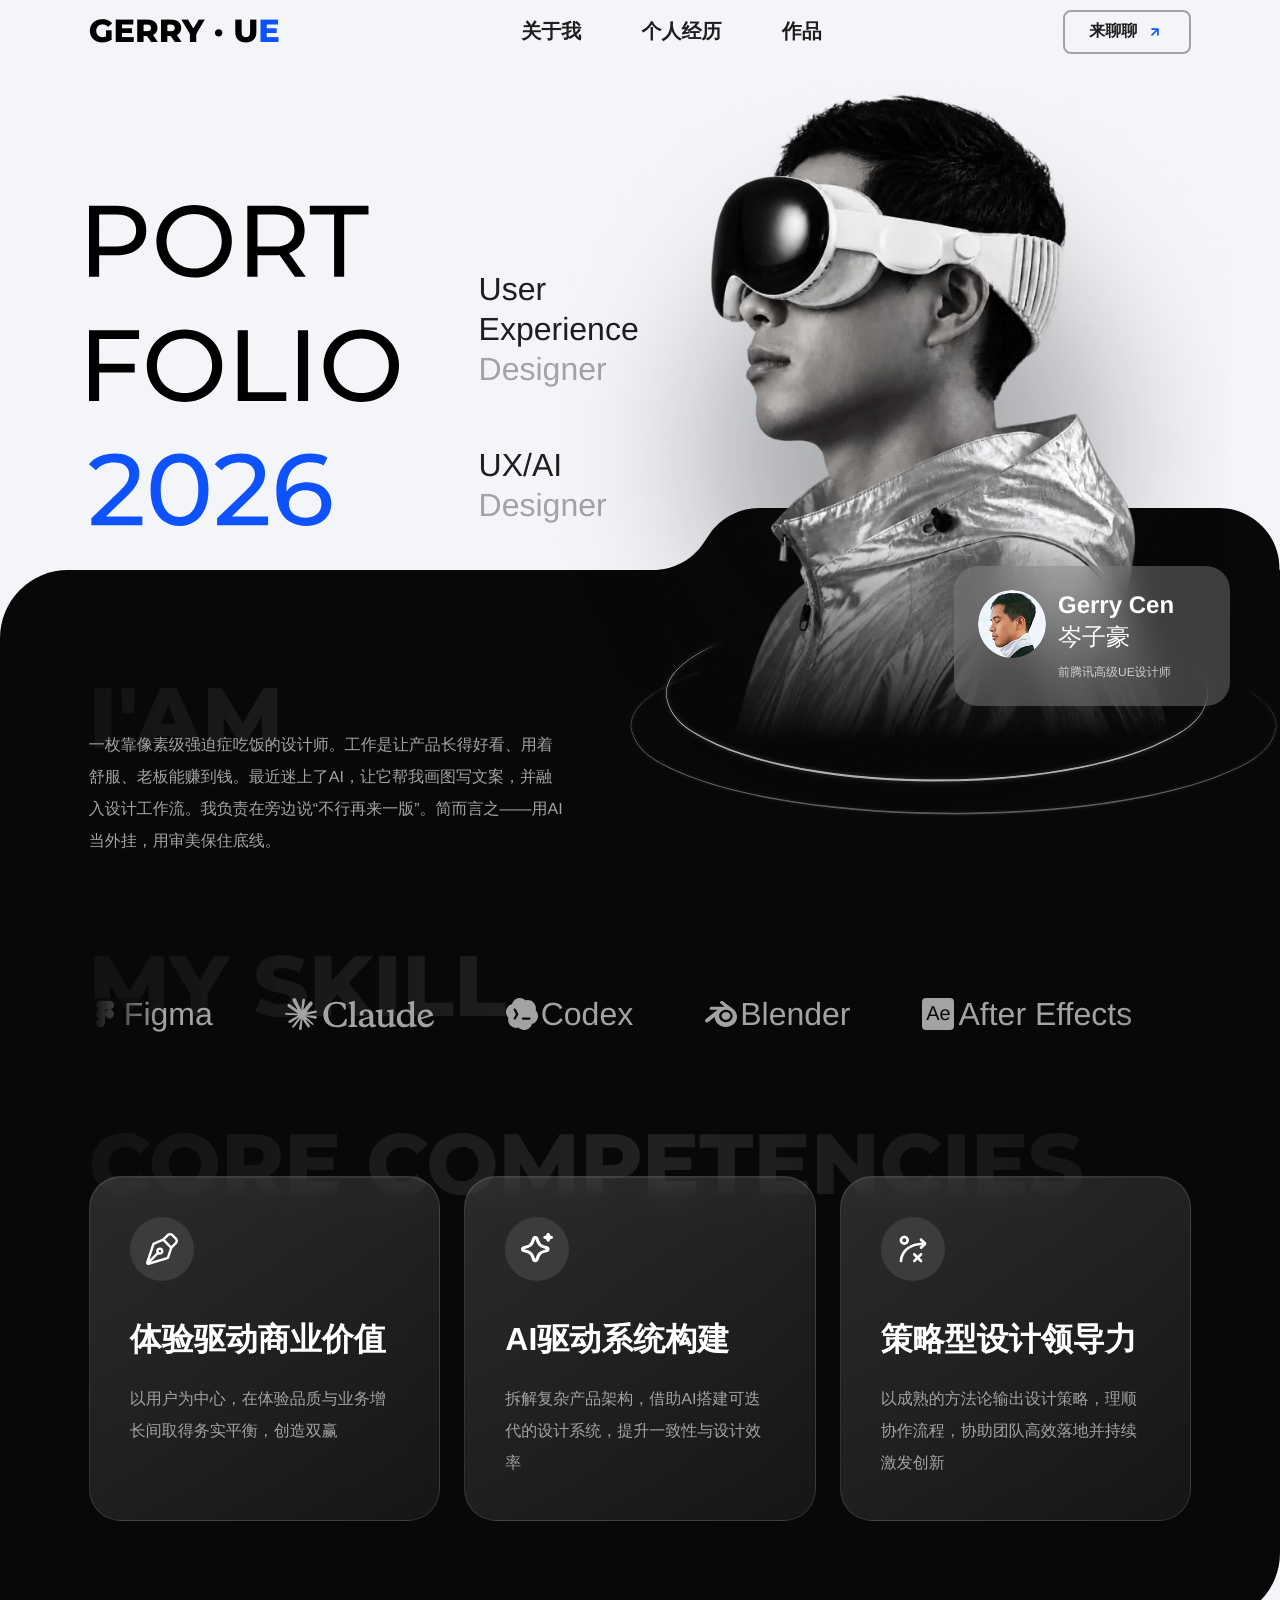
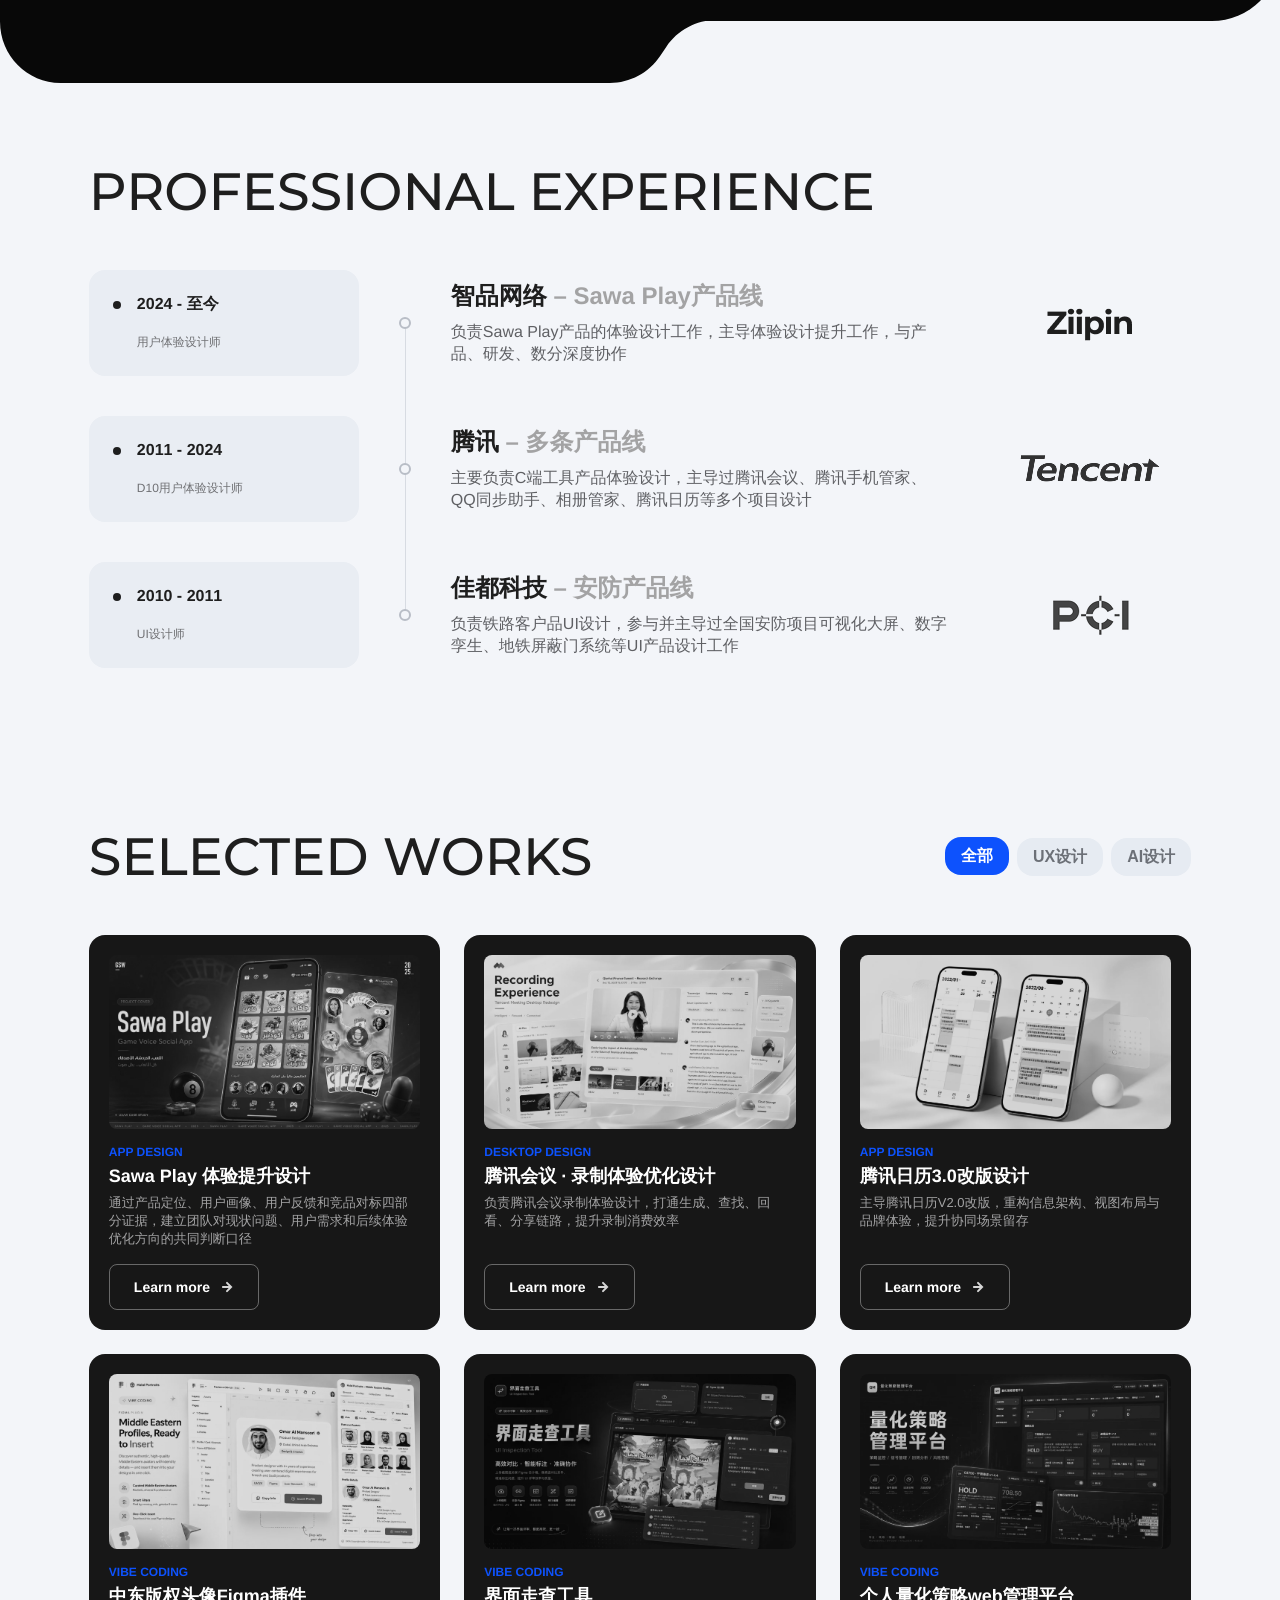
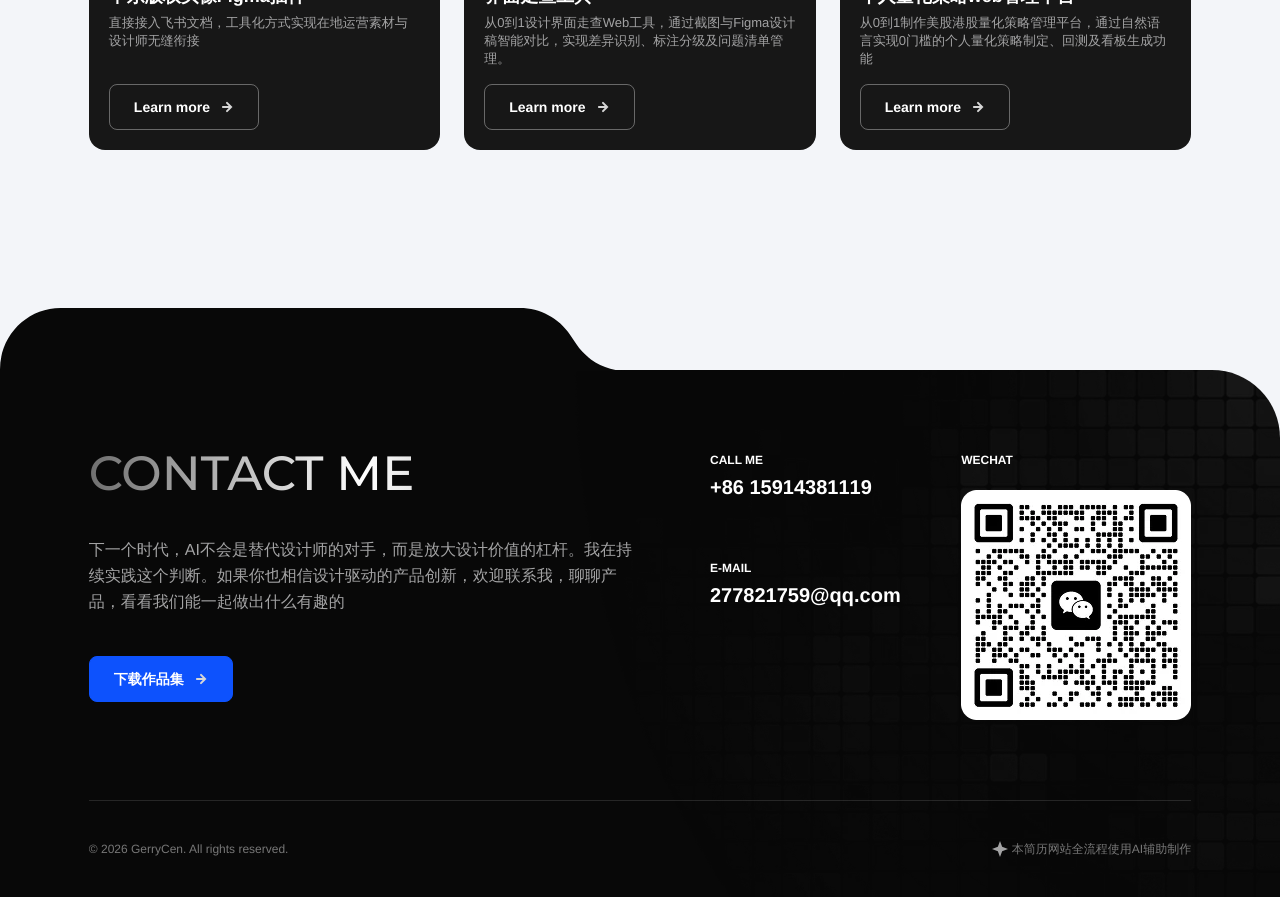
<file: index.html>
<!doctype html>
<html lang="zh-CN">
  <head>
    <meta charset="UTF-8" />
    <meta name="viewport" content="width=device-width, initial-scale=1.0" />
    <title>Gerry Cen · UE Portfolio 2026</title>
    <meta
      name="description"
      content="Gerry Cen 的用户体验设计作品集，包含个人简介、职业经历、核心能力和精选作品。"
    />
    <link rel="stylesheet" href="./styles.css" />
  </head>
  <body>
    <header class="site-header" aria-label="主导航">
      <div class="header-inner">
        <a class="brand" href="#top" aria-label="回到顶部">Gerry · U<span>E</span></a>
        <nav class="nav-links" aria-label="页面导航">
          <a href="#about">关于我</a>
          <a href="#experience">个人经历</a>
          <a href="#works">作品</a>
        </nav>
        <a class="talk-button" href="#contact">
          <span>来聊聊</span>
          <img src="./assets/arrow-down.svg" alt="" />
        </a>
      </div>
    </header>

    <main id="top">
      <section class="hero" id="about" aria-labelledby="hero-title">
        <div class="hero-copy reveal">
          <img
            class="portfolio-mark"
            src="./assets/portfolio-2026.svg"
            alt="PORT FOLIO 2026"
            id="hero-title"
          />
          <div class="hero-roles">
            <p>User<br />Experience<br /><span>Designer</span></p>
            <p>UX/AI<br /><span>Designer</span></p>
          </div>
        </div>

        <div class="hero-portrait" aria-hidden="true">
          <img class="portrait" src="./assets/avatar.webp" alt="" width="843" height="946" decoding="async" loading="eager" fetchpriority="high">
          <img class="light light-one" src="./assets/hero-light-1.svg" alt="" />
          <img class="light light-two" src="./assets/hero-light-2.svg" alt="" />
          <aside class="profile-card">
            <img src="./assets/头像2.png" alt="" width="68" height="68" decoding="async" loading="lazy">
            <div>
              <strong>Gerry Cen</strong>
              <span>岑子豪</span>
              <small>前腾讯高级UE设计师</small>
            </div>
          </aside>
        </div>

        <section class="about-panel" aria-label="关于我和核心能力">
          <img class="shape shape-top" src="./assets/about-底框切图上.svg" alt="" />
          <div class="panel-inner">
            <div class="intro-block reveal">
              <h2>I'AM</h2>
              <p>
                一枚靠像素级强迫症吃饭的设计师。工作是让产品长得好看、用着舒服、老板能赚到钱。最近迷上了AI，让它帮我画图写文案，并融入设计工作流。我负责在旁边说“不行再来一版”。简而言之——用AI当外挂，用审美保住底线。
              </p>
            </div>

            <div class="skill-strip reveal" aria-label="工具技能">
              <h2>My Skill</h2>
              <div class="marquee" aria-hidden="true">
                <div class="marquee-track">
                  <span><img src="./assets/skill-figma.svg" alt="" />Figma</span>
                  <span class="logo-only"><img src="./assets/skill-claude.svg" alt="Claude" /></span>
                  <span><img src="./assets/skill-codex.svg" alt="" />Codex</span>
                  <span><img src="./assets/skill-blender.svg" alt="" />Blender</span>
                  <span class="ae-skill"><span class="ae-icon">Ae</span>After Effects</span>
                  <span><img src="./assets/skill-figma.svg" alt="" />Figma</span>
                  <span class="logo-only"><img src="./assets/skill-claude.svg" alt="Claude" /></span>
                  <span><img src="./assets/skill-codex.svg" alt="" />Codex</span>
                  <span><img src="./assets/skill-blender.svg" alt="" />Blender</span>
                </div>
              </div>
            </div>

            <div class="competencies reveal">
              <h2>Core Competencies</h2>
              <div class="competency-grid">
                <article class="competency-card">
                  <div class="icon-wrap"><img src="./assets/icon-design.svg" alt="" /></div>
                  <h3>体验驱动商业价值</h3>
                  <p>以用户为中心，在体验品质与业务增长间取得务实平衡，创造双赢</p>
                </article>
                <article class="competency-card">
                  <div class="icon-wrap"><img src="./assets/icon-ai.svg" alt="" /></div>
                  <h3>AI驱动系统构建</h3>
                  <p>拆解复杂产品架构，借助AI搭建可迭代的设计系统，提升一致性与设计效率</p>
                </article>
                <article class="competency-card">
                  <div class="icon-wrap"><img src="./assets/icon-strategy.svg" alt="" /></div>
                  <h3>策略型设计领导力</h3>
                  <p>以成熟的方法论输出设计策略，理顺协作流程，协助团队高效落地并持续激发创新</p>
                </article>
              </div>
            </div>
          </div>
          <img class="shape shape-bottom" src="./assets/about-底框切图下.svg" alt="" />
        </section>
      </section>

      <section class="experience section-pad reveal" id="experience" aria-labelledby="experience-title">
        <h2 id="experience-title">Professional Experience</h2>
        <div class="timeline">
          <article class="job active">
            <div class="job-meta">
              <strong>2024 - 至今</strong>
              <span>用户体验设计师</span>
            </div>
            <div class="timeline-dot"></div>
            <div class="job-main">
              <h3>智品网络 <span>– Sawa Play产品线</span></h3>
              <p>负责Sawa Play产品的体验设计工作，主导体验设计提升工作，与产品、研发、数分深度协作</p>
            </div>
            <div class="company-logo"><img src="./assets/logo1.png" alt="Zipin" width="200" height="106" decoding="async" loading="lazy"></div>
          </article>

          <article class="job">
            <div class="job-meta">
              <strong>2011 - 2024</strong>
              <span>D10用户体验设计师</span>
            </div>
            <div class="timeline-dot"></div>
            <div class="job-main">
              <h3>腾讯 <span>– 多条产品线</span></h3>
              <p>主要负责C端工具产品体验设计，主导过腾讯会议、腾讯手机管家、QQ同步助手、相册管家、腾讯日历等多个项目设计</p>
            </div>
            <div class="company-logo"><img src="./assets/logo2.png" alt="Tencent" width="200" height="106" decoding="async" loading="lazy"></div>
          </article>

          <article class="job">
            <div class="job-meta">
              <strong>2010 - 2011</strong>
              <span>UI设计师</span>
            </div>
            <div class="timeline-dot"></div>
            <div class="job-main">
              <h3>佳都科技 <span>– 安防产品线</span></h3>
              <p>负责铁路客户品UI设计，参与并主导过全国安防项目可视化大屏、数字孪生、地铁屏蔽门系统等UI产品设计工作</p>
            </div>
            <div class="company-logo"><img src="./assets/logo3.png" alt="PCI" width="200" height="106" decoding="async" loading="lazy"></div>
          </article>
        </div>
      </section>

      <section class="works section-pad reveal" id="works" aria-labelledby="works-title">
        <div class="section-heading">
          <h2 id="works-title">Selected Works</h2>
          <div class="work-tabs" role="tablist" aria-label="作品分类">
            <button class="tab active" type="button" data-filter="all">全部</button>
            <button class="tab" type="button" data-filter="ux">UX设计</button>
            <button class="tab" type="button" data-filter="ai">AI设计</button>
          </div>
        </div>

        <div class="work-grid">
          <article class="work-card">
            <div class="work-media"><img src="./assets/figma-work-1.webp" alt="Sawa Play 体验提升设计项目封面" width="1672" height="941" decoding="async" loading="lazy"></div>
            <div class="work-copy">
              <span>APP Design</span>
              <h3>Sawa Play 体验提升设计</h3>
              <p>通过产品定位、用户画像、用户反馈和竞品对标四部分证据，建立团队对现状问题、用户需求和后续体验优化方向的共同判断口径</p>
              <a href="./project-sawa-play.html">Learn more <img src="./assets/arrow-right.svg" alt="" /></a>
            </div>
          </article>

          <article class="work-card">
            <div class="work-media"><img src="./assets/figma-work-2.webp" alt="腾讯会议录制体验优化设计项目封面" width="1672" height="941" decoding="async" loading="lazy"></div>
            <div class="work-copy">
              <span>Desktop Design</span>
              <h3>腾讯会议 · 录制体验优化设计</h3>
              <p>负责腾讯会议录制体验设计，打通生成、查找、回看、分享链路，提升录制消费效率</p>
              <a href="./project-tencent-meeting.html">Learn more <img src="./assets/arrow-right.svg" alt="" /></a>
            </div>
          </article>

          <article class="work-card">
            <div class="work-media"><img src="./assets/figma-work-3.webp" alt="腾讯日历3.0改版设计项目封面" width="1672" height="941" decoding="async" loading="lazy"></div>
            <div class="work-copy">
              <span>APP Design</span>
              <h3>腾讯日历3.0改版设计</h3>
              <p>主导腾讯日历V2.0改版，重构信息架构、视图布局与品牌体验，提升协同场景留存</p>
              <a href="./project-tencent-calendar.html">Learn more <img src="./assets/arrow-right.svg" alt="" /></a>
            </div>
          </article>

          <article class="work-card">
            <div class="work-media"><img src="./assets/figma-work-5.webp" alt="中东版权头像Figma插件项目封面" width="1672" height="941" decoding="async" loading="lazy"></div>
            <div class="work-copy">
              <span>Vibe Coding</span>
              <h3>中东版权头像Figma插件</h3>
              <p>直接接入飞书文档，工具化方式实现在地运营素材与设计师无缝衔接</p>
              <a href="./project-avatar-plugin.html">Learn more <img src="./assets/arrow-right.svg" alt="" /></a>
            </div>
          </article>

          <article class="work-card">
            <div class="work-media"><img src="./assets/figma-work-6.webp" alt="界面走查工具项目封面" width="1672" height="941" decoding="async" loading="lazy"></div>
            <div class="work-copy">
              <span>Vibe Coding</span>
              <h3>界面走查工具</h3>
              <p>从0到1设计界面走查Web工具，通过截图与Figma设计稿智能对比，实现差异识别、标注分级及问题清单管理。</p>
              <a href="./project-design-review-tool.html">Learn more <img src="./assets/arrow-right.svg" alt="" /></a>
            </div>
          </article>

          <article class="work-card">
            <div class="work-media"><img src="./assets/figma-work-7.webp" alt="个人量化策略web管理平台项目封面" width="1672" height="941" decoding="async" loading="lazy"></div>
            <div class="work-copy">
              <span>Vibe Coding</span>
              <h3>个人量化策略web管理平台</h3>
              <p>从0到1制作美股港股量化策略管理平台，通过自然语言实现0门槛的个人量化策略制定、回测及看板生成功能</p>
              <a href="./project-quant-platform.html">Learn more <img src="./assets/arrow-right.svg" alt="" /></a>
            </div>
          </article>
        </div>
      </section>

      <section class="contact" id="contact" aria-labelledby="contact-title">
        <img class="contact-shape" src="./assets/contact-底框切图上.svg" alt="" />
        <div class="contact-inner reveal">
          <div class="contact-copy">
            <h2 id="contact-title">Contact me</h2>
            <p>
              下一个时代，AI不会是替代设计师的对手，而是放大设计价值的杠杆。我在持续实践这个判断。如果你也相信设计驱动的产品创新，欢迎联系我，聊聊产品，看看我们能一起做出什么有趣的
            </p>
            <a class="primary-button" href="./assets/figma-reference.png" download>下载作品集 <img src="./assets/arrow-right.svg" alt="" /></a>
          </div>
          <address class="contact-info">
            <div>
              <span>CALL ME</span>
              <strong>+86 15914381119</strong>
            </div>
            <div>
              <span>E-MAIL</span>
              <strong>277821759@qq.com</strong>
            </div>
          </address>
          <div class="wechat">
            <span>WECHAT</span>
            <img src="./assets/二维码.webp" alt="微信二维码" width="230" height="230" decoding="async" loading="lazy">
          </div>
        </div>
        <footer class="footer">
          <span>© 2026 GerryCen. All rights reserved.</span>
          <span><img src="./assets/star.svg" alt="" />本简历网站全流程使用AI辅助制作</span>
        </footer>
      </section>
    </main>

    <script src="./script.js"></script>
  </body>
</html>
</file>
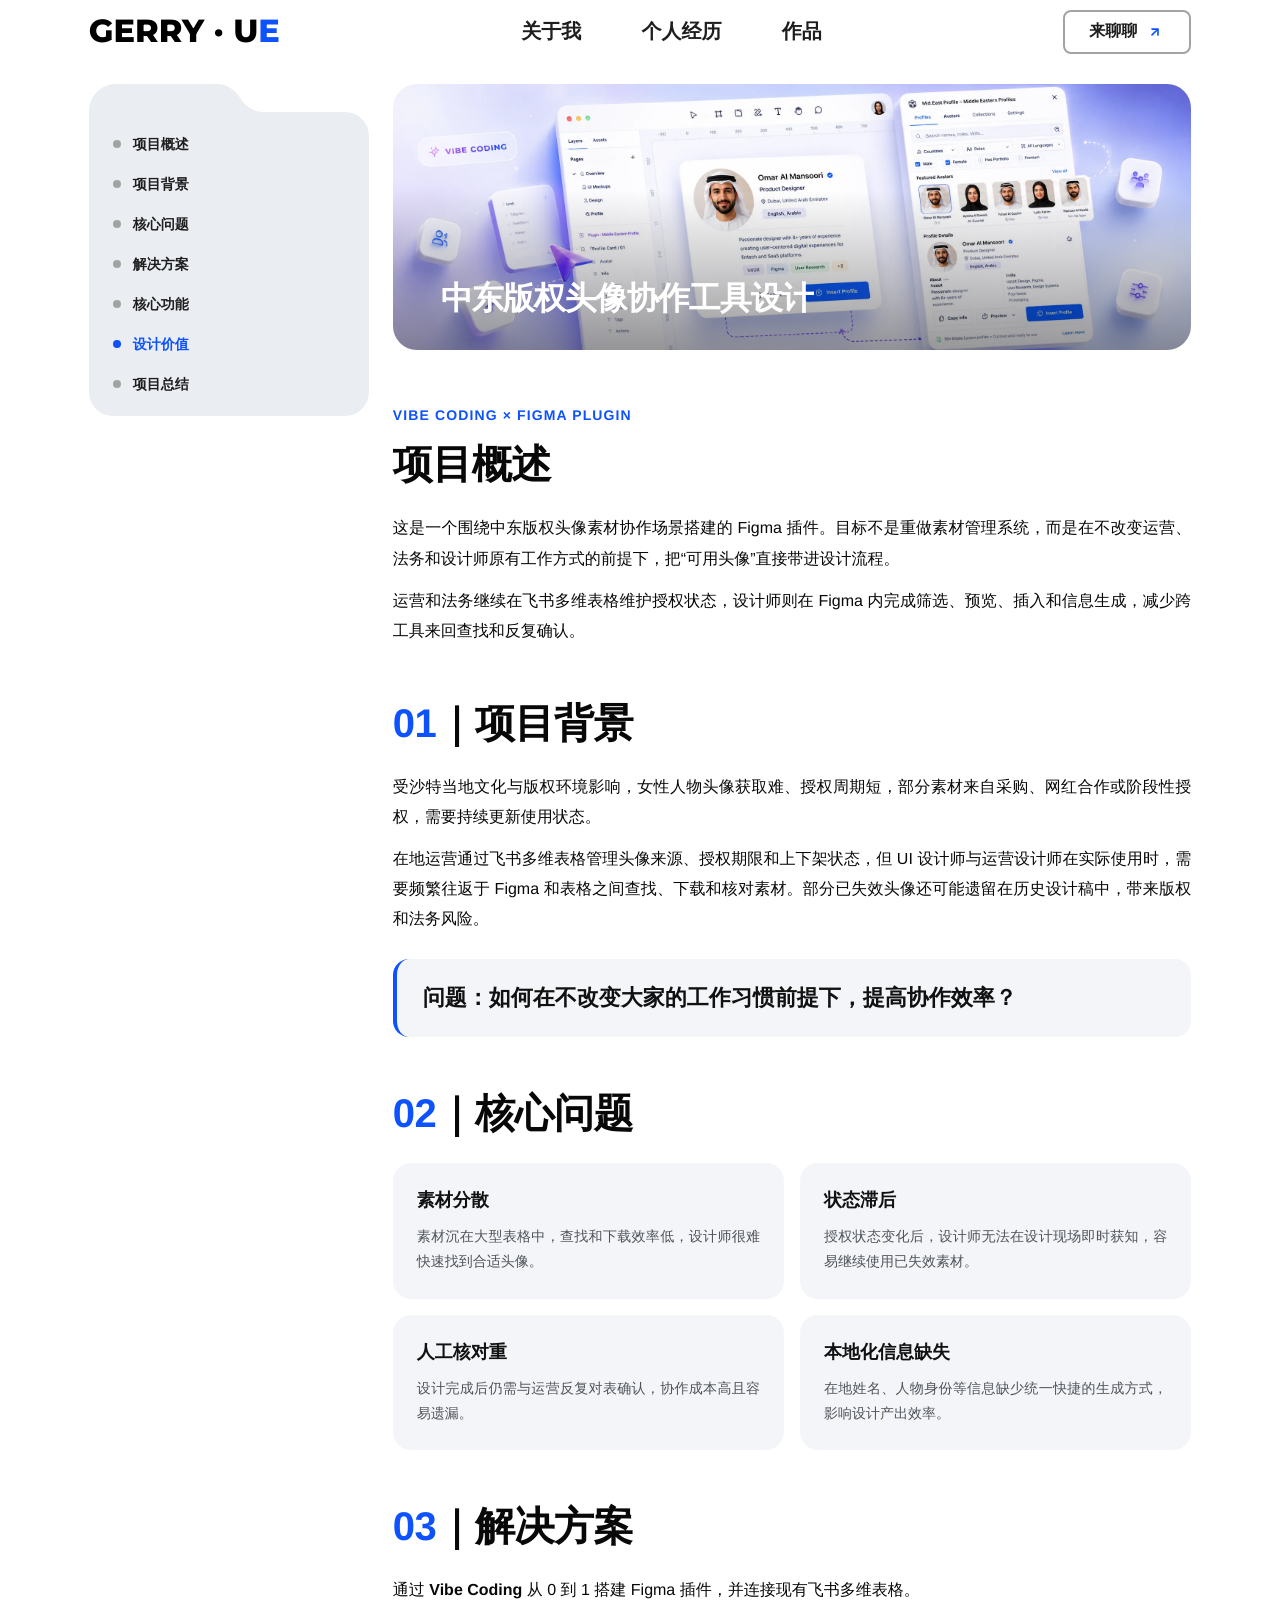
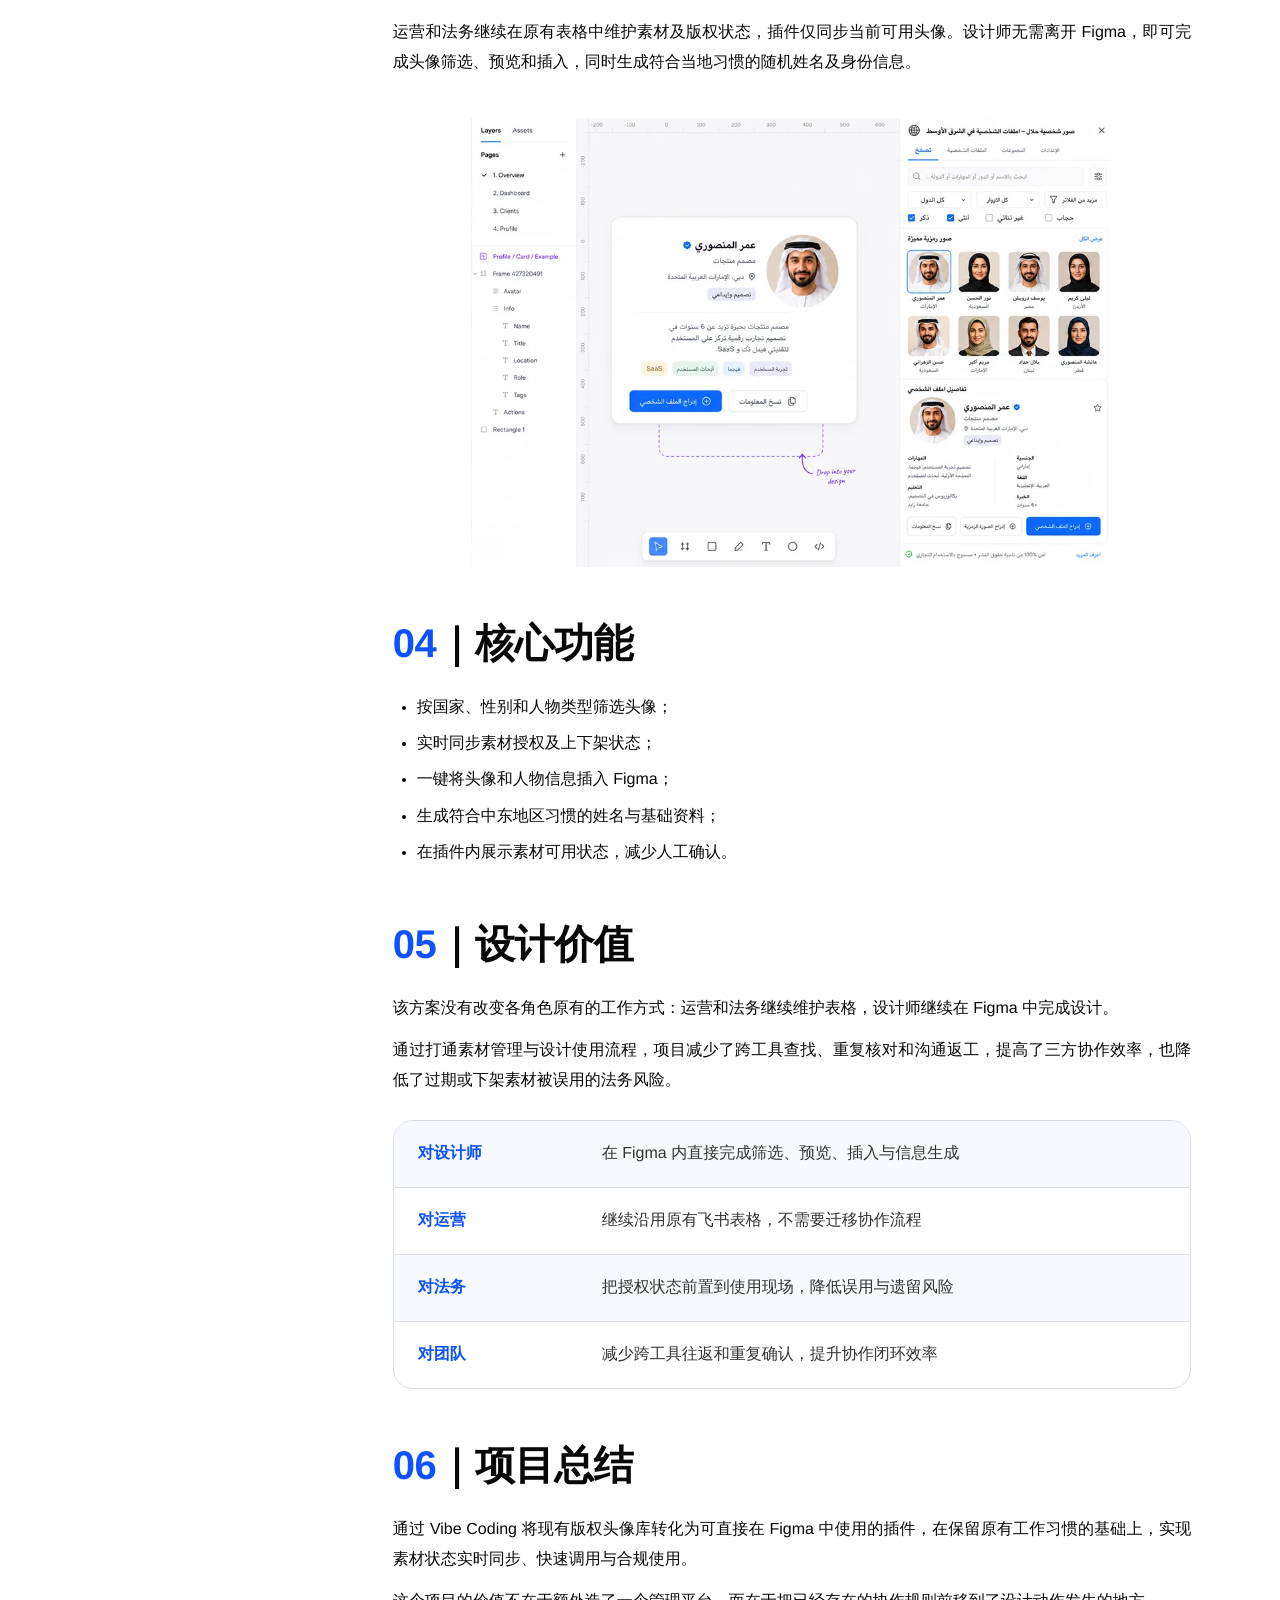
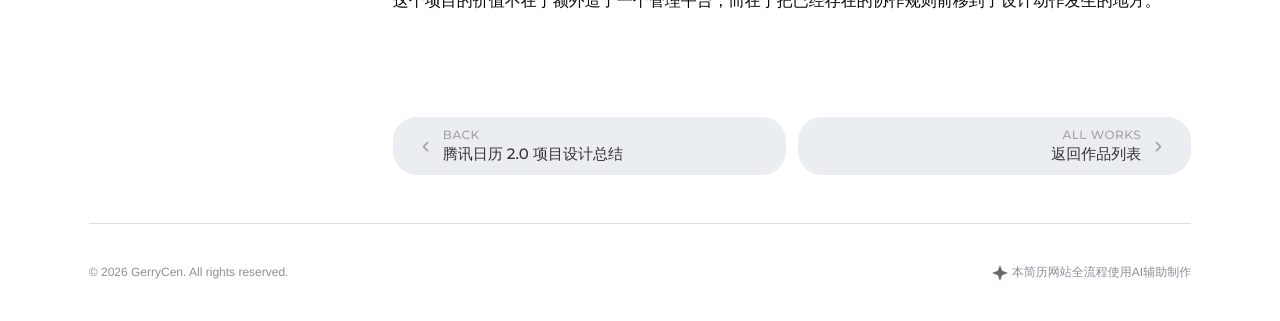
<file: project-avatar-plugin.html>
<!doctype html>
<html lang="zh-CN">
  <head>
    <meta charset="UTF-8" />
    <meta name="viewport" content="width=device-width, initial-scale=1.0" />
    <title>中东版权头像协作工具设计</title>
    <meta
      name="description"
      content="中东版权头像协作工具设计，通过 Figma 插件打通飞书多维表格与设计工作流，降低素材版权与协作风险。"
    />
    <link rel="stylesheet" href="./styles.css" />
  </head>
  <body class="project-page">
    <header class="site-header" aria-label="主导航">
      <div class="header-inner">
        <a class="brand" href="./index.html#top" aria-label="回到首页">Gerry · U<span>E</span></a>
        <nav class="nav-links" aria-label="页面导航">
          <a href="./index.html#about">关于我</a>
          <a href="./index.html#experience">个人经历</a>
          <a href="./index.html#works">作品</a>
        </nav>
        <a class="talk-button" href="./index.html#contact">
          <span>来聊聊</span>
          <img src="./assets/arrow-down.svg" alt="" />
        </a>
      </div>
    </header>

    <main class="project-main">
      <div class="project-shell">
        <aside class="project-toc" aria-label="项目目录">
          <img class="project-toc-cap" src="./assets/project-detail-nav-cap.svg" alt="" />
          <nav>
            <a class="active" href="#overview"><span></span>项目概述</a>
            <a href="#background"><span></span>项目背景</a>
            <a href="#problems"><span></span>核心问题</a>
            <a href="#solution"><span></span>解决方案</a>
            <a href="#features"><span></span>核心功能</a>
            <a href="#value"><span></span>设计价值</a>
            <a href="#summary"><span></span>项目总结</a>
          </nav>
        </aside>

        <article class="project-article">
          <section class="project-cover reveal">
            <img src="./assets/avatar-plugin-cover-02.webp" alt="中东版权头像协作工具设计封面" width="2172" height="724" decoding="async" loading="eager" fetchpriority="high">
            <div>
              <p>中东版权头像协作工具设计</p>
            </div>
          </section>

          <section class="project-section reveal" id="overview">
            <p class="project-eyebrow">Vibe Coding × Figma Plugin</p>
            <h2>项目概述</h2>
            <p>
              这是一个围绕中东版权头像素材协作场景搭建的 Figma 插件。目标不是重做素材管理系统，而是在不改变运营、法务和设计师原有工作方式的前提下，把“可用头像”直接带进设计流程。
            </p>
            <p>
              运营和法务继续在飞书多维表格维护授权状态，设计师则在 Figma 内完成筛选、预览、插入和信息生成，减少跨工具来回查找和反复确认。
            </p>
          </section>

          <section class="project-section reveal" id="background">
            <h2><span>01</span>｜项目背景</h2>
            <p>
              受沙特当地文化与版权环境影响，女性人物头像获取难、授权周期短，部分素材来自采购、网红合作或阶段性授权，需要持续更新使用状态。
            </p>
            <p>
              在地运营通过飞书多维表格管理头像来源、授权期限和上下架状态，但 UI 设计师与运营设计师在实际使用时，需要频繁往返于 Figma 和表格之间查找、下载和核对素材。部分已失效头像还可能遗留在历史设计稿中，带来版权和法务风险。
            </p>
            <blockquote class="project-quote">问题：如何在不改变大家的工作习惯前提下，提高协作效率？</blockquote>
          </section>

          <section class="project-section reveal" id="problems">
            <h2><span>02</span>｜核心问题</h2>
            <div class="project-callout-grid">
              <div>
                <h3>素材分散</h3>
                <p>素材沉在大型表格中，查找和下载效率低，设计师很难快速找到合适头像。</p>
              </div>
              <div>
                <h3>状态滞后</h3>
                <p>授权状态变化后，设计师无法在设计现场即时获知，容易继续使用已失效素材。</p>
              </div>
              <div>
                <h3>人工核对重</h3>
                <p>设计完成后仍需与运营反复对表确认，协作成本高且容易遗漏。</p>
              </div>
              <div>
                <h3>本地化信息缺失</h3>
                <p>在地姓名、人物身份等信息缺少统一快捷的生成方式，影响设计产出效率。</p>
              </div>
            </div>
          </section>

          <section class="project-section reveal" id="solution">
            <h2><span>03</span>｜解决方案</h2>
            <p>
              通过 <strong>Vibe Coding</strong> 从 0 到 1 搭建 Figma 插件，并连接现有飞书多维表格。
            </p>
            <p>
              运营和法务继续在原有表格中维护素材及版权状态，插件仅同步当前可用头像。设计师无需离开 Figma，即可完成头像筛选、预览和插入，同时生成符合当地习惯的随机姓名及身份信息。
            </p>
            <figure>
              <img src="./assets/avatar-plugin-detail-01.webp" alt="中东版权头像 Figma 插件界面" width="960" height="672" decoding="async" loading="lazy">
            </figure>
          </section>

          <section class="project-section reveal" id="features">
            <h2><span>04</span>｜核心功能</h2>
            <ul>
              <li>按国家、性别和人物类型筛选头像；</li>
              <li>实时同步素材授权及上下架状态；</li>
              <li>一键将头像和人物信息插入 Figma；</li>
              <li>生成符合中东地区习惯的姓名与基础资料；</li>
              <li>在插件内展示素材可用状态，减少人工确认。</li>
            </ul>
          </section>

          <section class="project-section reveal" id="value">
            <h2><span>05</span>｜设计价值</h2>
            <p>
              该方案没有改变各角色原有的工作方式：运营和法务继续维护表格，设计师继续在 Figma 中完成设计。
            </p>
            <p>
              通过打通素材管理与设计使用流程，项目减少了跨工具查找、重复核对和沟通返工，提高了三方协作效率，也降低了过期或下架素材被误用的法务风险。
            </p>
            <div class="project-result-table" role="table" aria-label="中东版权头像协作工具价值">
              <div><strong>对设计师</strong><span>在 Figma 内直接完成筛选、预览、插入与信息生成</span></div>
              <div><strong>对运营</strong><span>继续沿用原有飞书表格，不需要迁移协作流程</span></div>
              <div><strong>对法务</strong><span>把授权状态前置到使用现场，降低误用与遗留风险</span></div>
              <div><strong>对团队</strong><span>减少跨工具往返和重复确认，提升协作闭环效率</span></div>
            </div>
          </section>

          <section class="project-section reveal" id="summary">
            <h2><span>06</span>｜项目总结</h2>
            <p>
              通过 Vibe Coding 将现有版权头像库转化为可直接在 Figma 中使用的插件，在保留原有工作习惯的基础上，实现素材状态实时同步、快速调用与合规使用。
            </p>
            <p>
              这个项目的价值不在于额外造了一个管理平台，而在于把已经存在的协作规则前移到了设计动作发生的地方。
            </p>
          </section>

          <nav class="project-pager" aria-label="作品翻页">
            <a class="project-pager-link project-pager-back" href="./project-tencent-calendar.html">
              <span class="project-pager-arrow" aria-hidden="true">‹</span>
              <span class="project-pager-info">
                <span>Back</span>
                <strong>腾讯日历 2.0 项目设计总结</strong>
              </span>
            </a>
            <a class="project-pager-link project-pager-next" href="./index.html#works">
              <span class="project-pager-info">
                <span>All Works</span>
                <strong>返回作品列表</strong>
              </span>
              <span class="project-pager-arrow" aria-hidden="true">›</span>
            </a>
          </nav>
        </article>
      </div>

      <footer class="project-footer">
        <span>© 2026 GerryCen. All rights reserved.</span>
        <span><img src="./assets/star.svg" alt="" />本简历网站全流程使用AI辅助制作</span>
      </footer>
    </main>

    <script src="./script.js"></script>
  </body>
</html>
</file>
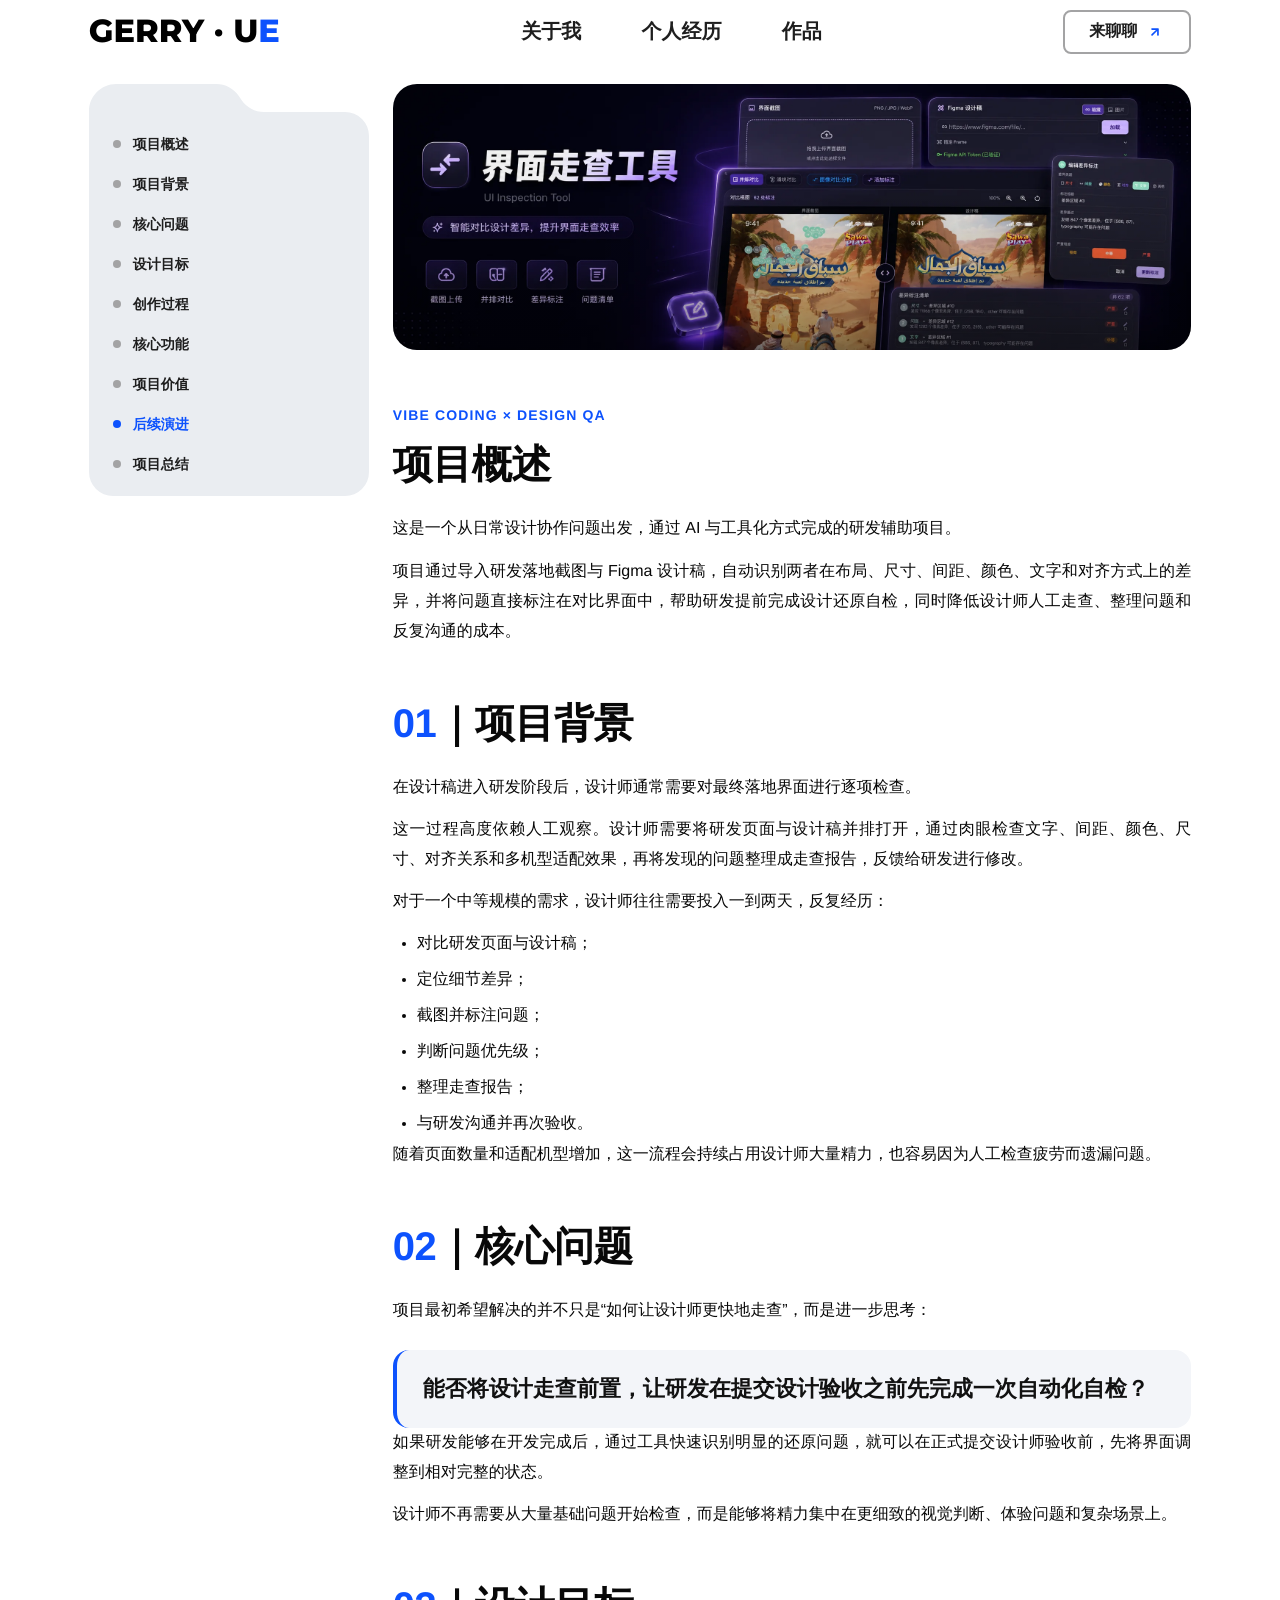
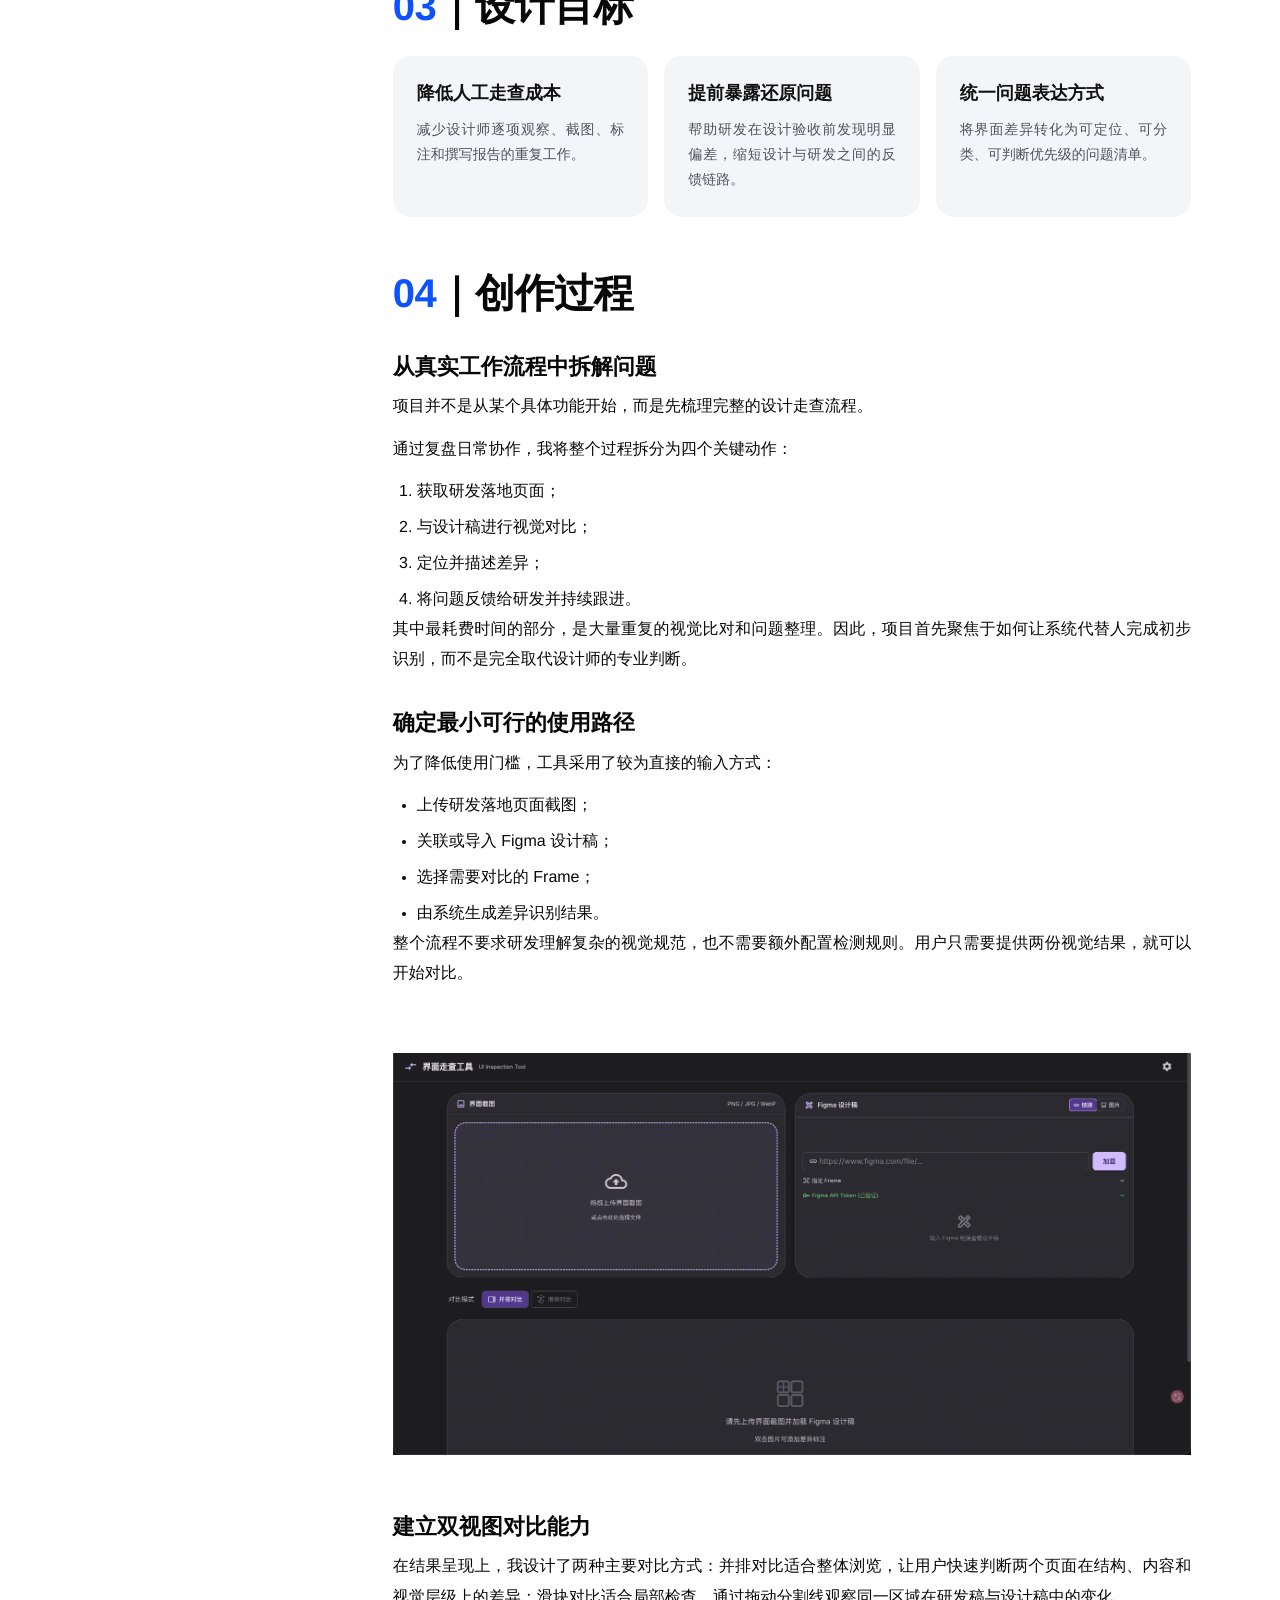
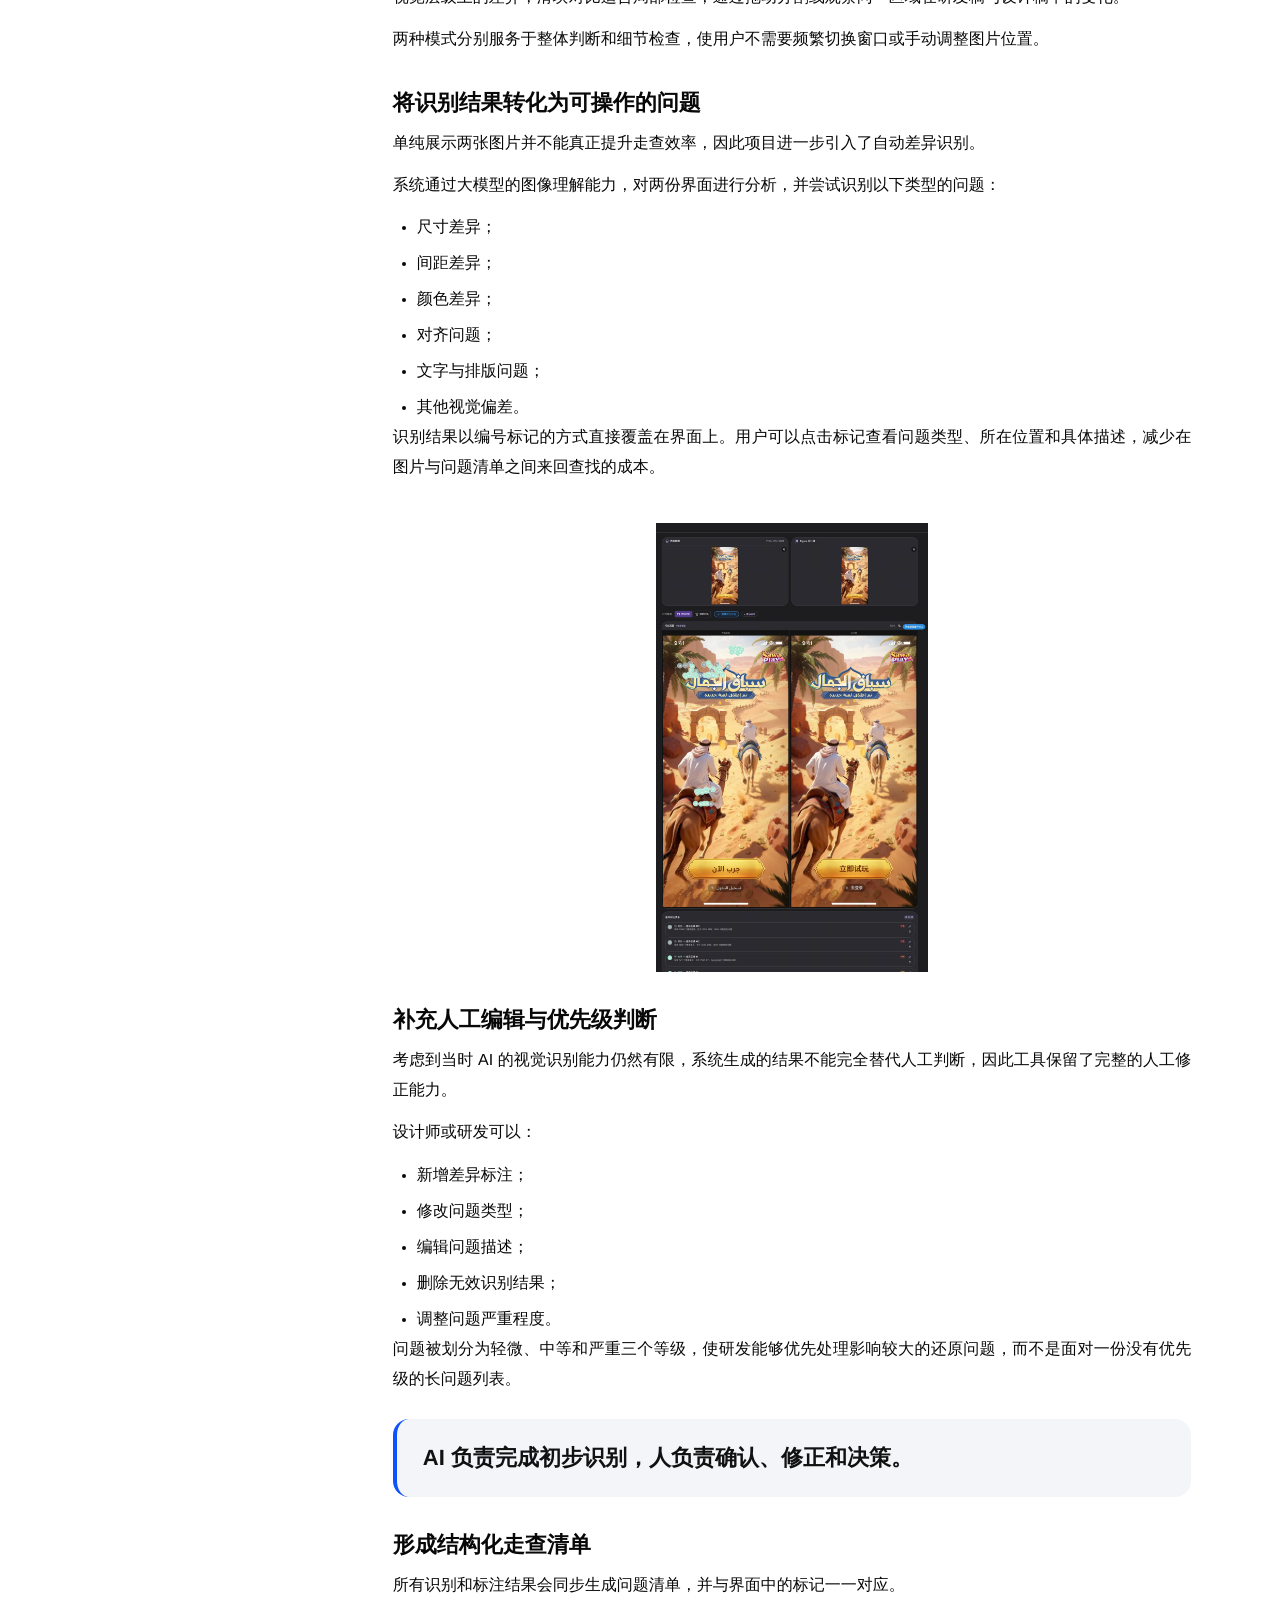
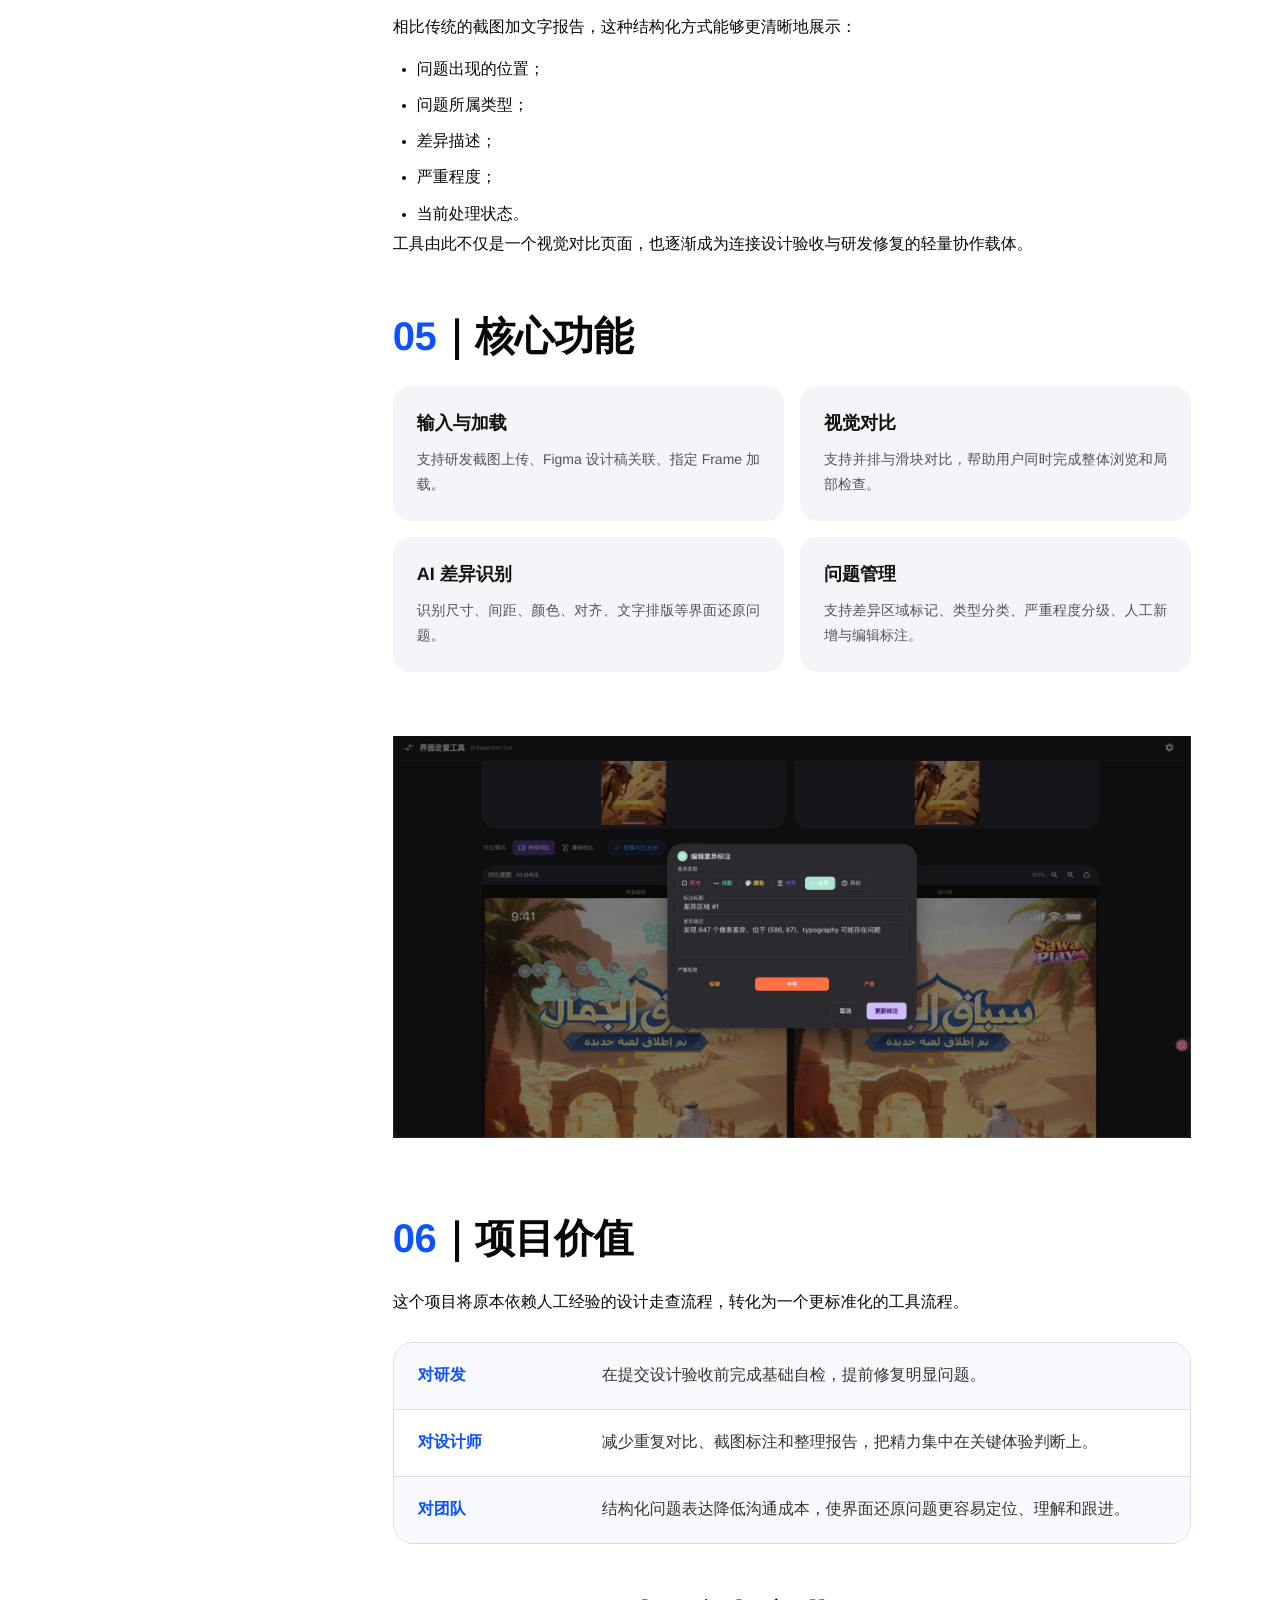
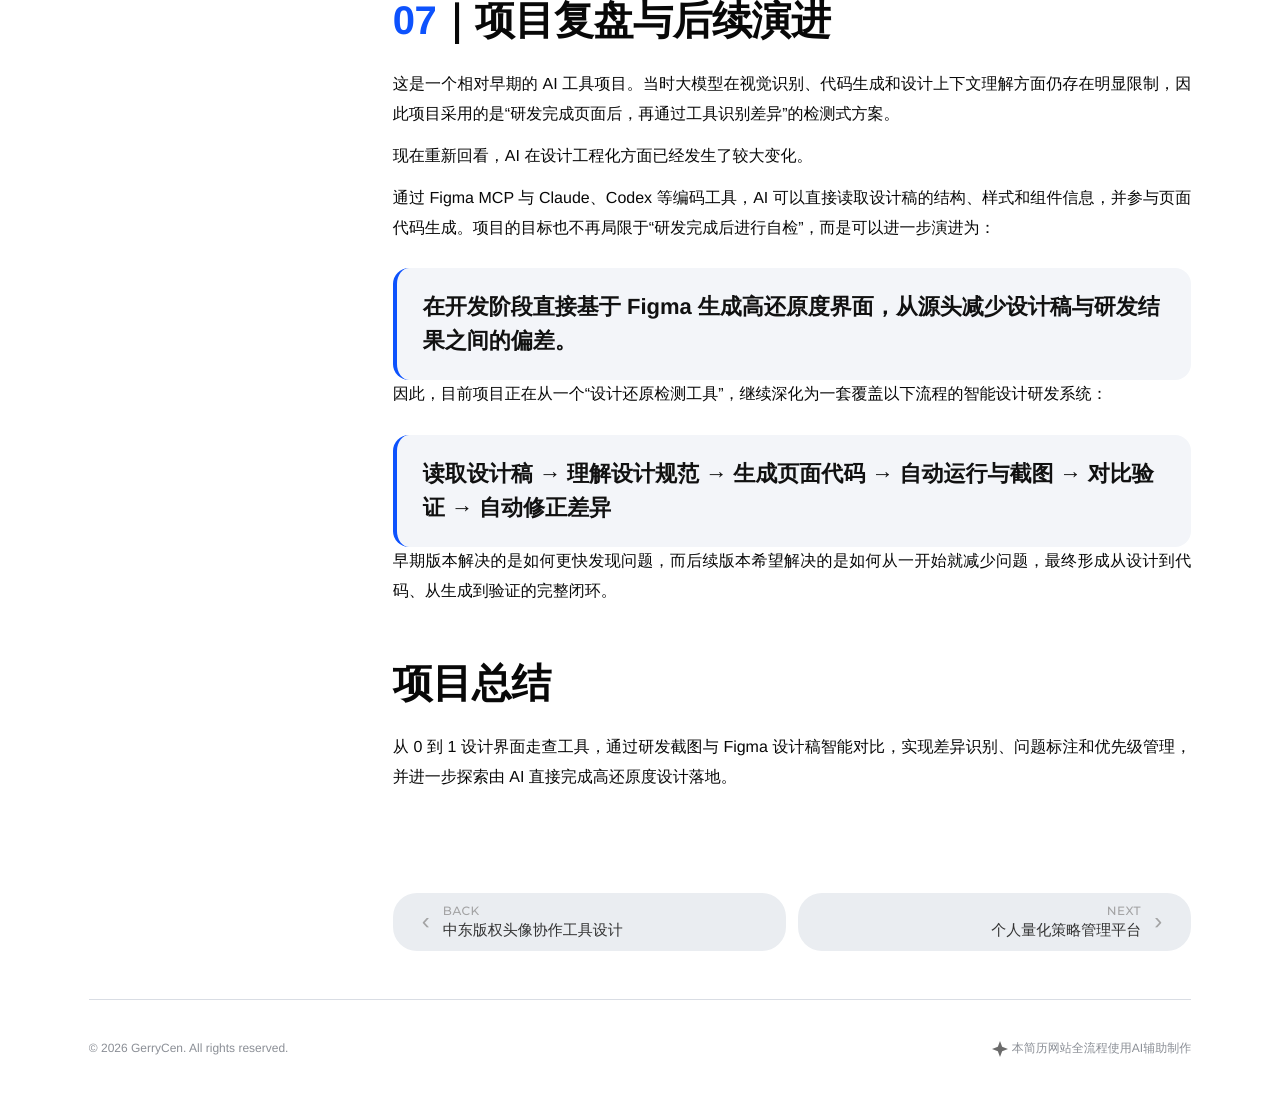
<file: project-design-review-tool.html>
<!doctype html>
<html lang="zh-CN">
  <head>
    <meta charset="UTF-8" />
    <meta name="viewport" content="width=device-width, initial-scale=1.0" />
    <title>界面走查工具</title>
    <meta
      name="description"
      content="界面走查工具，通过研发截图与 Figma 设计稿智能对比，实现差异识别、问题标注和优先级管理。"
    />
    <link rel="stylesheet" href="./styles.css" />
  </head>
  <body class="project-page">
    <header class="site-header" aria-label="主导航">
      <div class="header-inner">
        <a class="brand" href="./index.html#top" aria-label="回到首页">Gerry · U<span>E</span></a>
        <nav class="nav-links" aria-label="页面导航">
          <a href="./index.html#about">关于我</a>
          <a href="./index.html#experience">个人经历</a>
          <a href="./index.html#works">作品</a>
        </nav>
        <a class="talk-button" href="./index.html#contact">
          <span>来聊聊</span>
          <img src="./assets/arrow-down.svg" alt="" />
        </a>
      </div>
    </header>

    <main class="project-main">
      <div class="project-shell">
        <aside class="project-toc" aria-label="项目目录">
          <img class="project-toc-cap" src="./assets/project-detail-nav-cap.svg" alt="" />
          <nav>
            <a class="active" href="#overview"><span></span>项目概述</a>
            <a href="#background"><span></span>项目背景</a>
            <a href="#problem"><span></span>核心问题</a>
            <a href="#goals"><span></span>设计目标</a>
            <a href="#process"><span></span>创作过程</a>
            <a href="#features"><span></span>核心功能</a>
            <a href="#value"><span></span>项目价值</a>
            <a href="#future"><span></span>后续演进</a>
            <a href="#summary"><span></span>项目总结</a>
          </nav>
        </aside>

        <article class="project-article">
          <section class="project-cover reveal">
            <img src="./assets/design-review-cover-02.webp" alt="界面走查工具封面" width="2172" height="724" decoding="async" loading="eager" fetchpriority="high">
          </section>

          <section class="project-section reveal" id="overview">
            <p class="project-eyebrow">Vibe Coding × Design QA</p>
            <h2>项目概述</h2>
            <p>
              这是一个从日常设计协作问题出发，通过 AI 与工具化方式完成的研发辅助项目。
            </p>
            <p>
              项目通过导入研发落地截图与 Figma 设计稿，自动识别两者在布局、尺寸、间距、颜色、文字和对齐方式上的差异，并将问题直接标注在对比界面中，帮助研发提前完成设计还原自检，同时降低设计师人工走查、整理问题和反复沟通的成本。
            </p>
          </section>

          <section class="project-section reveal" id="background">
            <h2><span>01</span>｜项目背景</h2>
            <p>
              在设计稿进入研发阶段后，设计师通常需要对最终落地界面进行逐项检查。
            </p>
            <p>
              这一过程高度依赖人工观察。设计师需要将研发页面与设计稿并排打开，通过肉眼检查文字、间距、颜色、尺寸、对齐关系和多机型适配效果，再将发现的问题整理成走查报告，反馈给研发进行修改。
            </p>
            <p>对于一个中等规模的需求，设计师往往需要投入一到两天，反复经历：</p>
            <ul>
              <li>对比研发页面与设计稿；</li>
              <li>定位细节差异；</li>
              <li>截图并标注问题；</li>
              <li>判断问题优先级；</li>
              <li>整理走查报告；</li>
              <li>与研发沟通并再次验收。</li>
            </ul>
            <p>
              随着页面数量和适配机型增加，这一流程会持续占用设计师大量精力，也容易因为人工检查疲劳而遗漏问题。
            </p>
          </section>

          <section class="project-section reveal" id="problem">
            <h2><span>02</span>｜核心问题</h2>
            <p>项目最初希望解决的并不只是“如何让设计师更快地走查”，而是进一步思考：</p>
            <blockquote class="project-quote">能否将设计走查前置，让研发在提交设计验收之前先完成一次自动化自检？</blockquote>
            <p>
              如果研发能够在开发完成后，通过工具快速识别明显的还原问题，就可以在正式提交设计师验收前，先将界面调整到相对完整的状态。
            </p>
            <p>
              设计师不再需要从大量基础问题开始检查，而是能够将精力集中在更细致的视觉判断、体验问题和复杂场景上。
            </p>
          </section>

          <section class="project-section reveal" id="goals">
            <h2><span>03</span>｜设计目标</h2>
            <div class="project-callout-grid project-callout-three">
              <div>
                <h3>降低人工走查成本</h3>
                <p>减少设计师逐项观察、截图、标注和撰写报告的重复工作。</p>
              </div>
              <div>
                <h3>提前暴露还原问题</h3>
                <p>帮助研发在设计验收前发现明显偏差，缩短设计与研发之间的反馈链路。</p>
              </div>
              <div>
                <h3>统一问题表达方式</h3>
                <p>将界面差异转化为可定位、可分类、可判断优先级的问题清单。</p>
              </div>
            </div>
          </section>

          <section class="project-section reveal" id="process">
            <h2><span>04</span>｜创作过程</h2>
            <h3>从真实工作流程中拆解问题</h3>
            <p>
              项目并不是从某个具体功能开始，而是先梳理完整的设计走查流程。
            </p>
            <p>通过复盘日常协作，我将整个过程拆分为四个关键动作：</p>
            <ol>
              <li>获取研发落地页面；</li>
              <li>与设计稿进行视觉对比；</li>
              <li>定位并描述差异；</li>
              <li>将问题反馈给研发并持续跟进。</li>
            </ol>
            <p>
              其中最耗费时间的部分，是大量重复的视觉比对和问题整理。因此，项目首先聚焦于如何让系统代替人完成初步识别，而不是完全取代设计师的专业判断。
            </p>

            <h3>确定最小可行的使用路径</h3>
            <p>为了降低使用门槛，工具采用了较为直接的输入方式：</p>
            <ul>
              <li>上传研发落地页面截图；</li>
              <li>关联或导入 Figma 设计稿；</li>
              <li>选择需要对比的 Frame；</li>
              <li>由系统生成差异识别结果。</li>
            </ul>
            <p>
              整个流程不要求研发理解复杂的视觉规范，也不需要额外配置检测规则。用户只需要提供两份视觉结果，就可以开始对比。
            </p>
            <figure>
              <img src="./assets/design-review-main.webp" alt="界面走查工具主界面" width="3456" height="1738" decoding="async" loading="lazy">
            </figure>

            <h3>建立双视图对比能力</h3>
            <p>
              在结果呈现上，我设计了两种主要对比方式：并排对比适合整体浏览，让用户快速判断两个页面在结构、内容和视觉层级上的差异；滑块对比适合局部检查，通过拖动分割线观察同一区域在研发稿与设计稿中的变化。
            </p>
            <p>
              两种模式分别服务于整体判断和细节检查，使用户不需要频繁切换窗口或手动调整图片位置。
            </p>

            <h3>将识别结果转化为可操作的问题</h3>
            <p>
              单纯展示两张图片并不能真正提升走查效率，因此项目进一步引入了自动差异识别。
            </p>
            <p>系统通过大模型的图像理解能力，对两份界面进行分析，并尝试识别以下类型的问题：</p>
            <ul>
              <li>尺寸差异；</li>
              <li>间距差异；</li>
              <li>颜色差异；</li>
              <li>对齐问题；</li>
              <li>文字与排版问题；</li>
              <li>其他视觉偏差。</li>
            </ul>
            <p>
              识别结果以编号标记的方式直接覆盖在界面上。用户可以点击标记查看问题类型、所在位置和具体描述，减少在图片与问题清单之间来回查找的成本。
            </p>
            <figure>
              <img src="./assets/design-review-compare.webp" alt="界面走查工具比对界面" width="1052" height="1732" decoding="async" loading="lazy">
            </figure>

            <h3>补充人工编辑与优先级判断</h3>
            <p>
              考虑到当时 AI 的视觉识别能力仍然有限，系统生成的结果不能完全替代人工判断，因此工具保留了完整的人工修正能力。
            </p>
            <p>设计师或研发可以：</p>
            <ul>
              <li>新增差异标注；</li>
              <li>修改问题类型；</li>
              <li>编辑问题描述；</li>
              <li>删除无效识别结果；</li>
              <li>调整问题严重程度。</li>
            </ul>
            <p>
              问题被划分为轻微、中等和严重三个等级，使研发能够优先处理影响较大的还原问题，而不是面对一份没有优先级的长问题列表。
            </p>
            <blockquote class="project-quote">AI 负责完成初步识别，人负责确认、修正和决策。</blockquote>

            <h3>形成结构化走查清单</h3>
            <p>
              所有识别和标注结果会同步生成问题清单，并与界面中的标记一一对应。
            </p>
            <p>相比传统的截图加文字报告，这种结构化方式能够更清晰地展示：</p>
            <ul>
              <li>问题出现的位置；</li>
              <li>问题所属类型；</li>
              <li>差异描述；</li>
              <li>严重程度；</li>
              <li>当前处理状态。</li>
            </ul>
            <p>
              工具由此不仅是一个视觉对比页面，也逐渐成为连接设计验收与研发修复的轻量协作载体。
            </p>
          </section>

          <section class="project-section reveal" id="features">
            <h2><span>05</span>｜核心功能</h2>
            <div class="project-callout-grid">
              <div><h3>输入与加载</h3><p>支持研发截图上传、Figma 设计稿关联、指定 Frame 加载。</p></div>
              <div><h3>视觉对比</h3><p>支持并排与滑块对比，帮助用户同时完成整体浏览和局部检查。</p></div>
              <div><h3>AI 差异识别</h3><p>识别尺寸、间距、颜色、对齐、文字排版等界面还原问题。</p></div>
              <div><h3>问题管理</h3><p>支持差异区域标记、类型分类、严重程度分级、人工新增与编辑标注。</p></div>
            </div>
            <figure>
              <img src="./assets/design-review-screenshot.webp" alt="界面走查工具问题清单界面" width="3456" height="1736" decoding="async" loading="lazy">
            </figure>
          </section>

          <section class="project-section reveal" id="value">
            <h2><span>06</span>｜项目价值</h2>
            <p>
              这个项目将原本依赖人工经验的设计走查流程，转化为一个更标准化的工具流程。
            </p>
            <div class="project-result-table" role="table" aria-label="界面走查工具项目价值">
              <div><strong>对研发</strong><span>在提交设计验收前完成基础自检，提前修复明显问题。</span></div>
              <div><strong>对设计师</strong><span>减少重复对比、截图标注和整理报告，把精力集中在关键体验判断上。</span></div>
              <div><strong>对团队</strong><span>结构化问题表达降低沟通成本，使界面还原问题更容易定位、理解和跟进。</span></div>
            </div>
          </section>

          <section class="project-section reveal" id="future">
            <h2><span>07</span>｜项目复盘与后续演进</h2>
            <p>
              这是一个相对早期的 AI 工具项目。当时大模型在视觉识别、代码生成和设计上下文理解方面仍存在明显限制，因此项目采用的是“研发完成页面后，再通过工具识别差异”的检测式方案。
            </p>
            <p>
              现在重新回看，AI 在设计工程化方面已经发生了较大变化。
            </p>
            <p>
              通过 Figma MCP 与 Claude、Codex 等编码工具，AI 可以直接读取设计稿的结构、样式和组件信息，并参与页面代码生成。项目的目标也不再局限于“研发完成后进行自检”，而是可以进一步演进为：
            </p>
            <blockquote class="project-quote">在开发阶段直接基于 Figma 生成高还原度界面，从源头减少设计稿与研发结果之间的偏差。</blockquote>
            <p>因此，目前项目正在从一个“设计还原检测工具”，继续深化为一套覆盖以下流程的智能设计研发系统：</p>
            <blockquote class="project-quote">读取设计稿 → 理解设计规范 → 生成页面代码 → 自动运行与截图 → 对比验证 → 自动修正差异</blockquote>
            <p>
              早期版本解决的是如何更快发现问题，而后续版本希望解决的是如何从一开始就减少问题，最终形成从设计到代码、从生成到验证的完整闭环。
            </p>
          </section>

          <section class="project-section reveal" id="summary">
            <h2>项目总结</h2>
            <p>
              从 0 到 1 设计界面走查工具，通过研发截图与 Figma 设计稿智能对比，实现差异识别、问题标注和优先级管理，并进一步探索由 AI 直接完成高还原度设计落地。
            </p>
          </section>

          <nav class="project-pager" aria-label="作品翻页">
            <a class="project-pager-link project-pager-back" href="./project-avatar-plugin.html">
              <span class="project-pager-arrow" aria-hidden="true">‹</span>
              <span class="project-pager-info">
                <span>Back</span>
                <strong>中东版权头像协作工具设计</strong>
              </span>
            </a>
            <a class="project-pager-link project-pager-next" href="./project-quant-platform.html">
              <span class="project-pager-info">
                <span>Next</span>
                <strong>个人量化策略管理平台</strong>
              </span>
              <span class="project-pager-arrow" aria-hidden="true">›</span>
            </a>
          </nav>
        </article>
      </div>

      <footer class="project-footer">
        <span>© 2026 GerryCen. All rights reserved.</span>
        <span><img src="./assets/star.svg" alt="" />本简历网站全流程使用AI辅助制作</span>
      </footer>
    </main>

    <script src="./script.js"></script>
  </body>
</html>
</file>
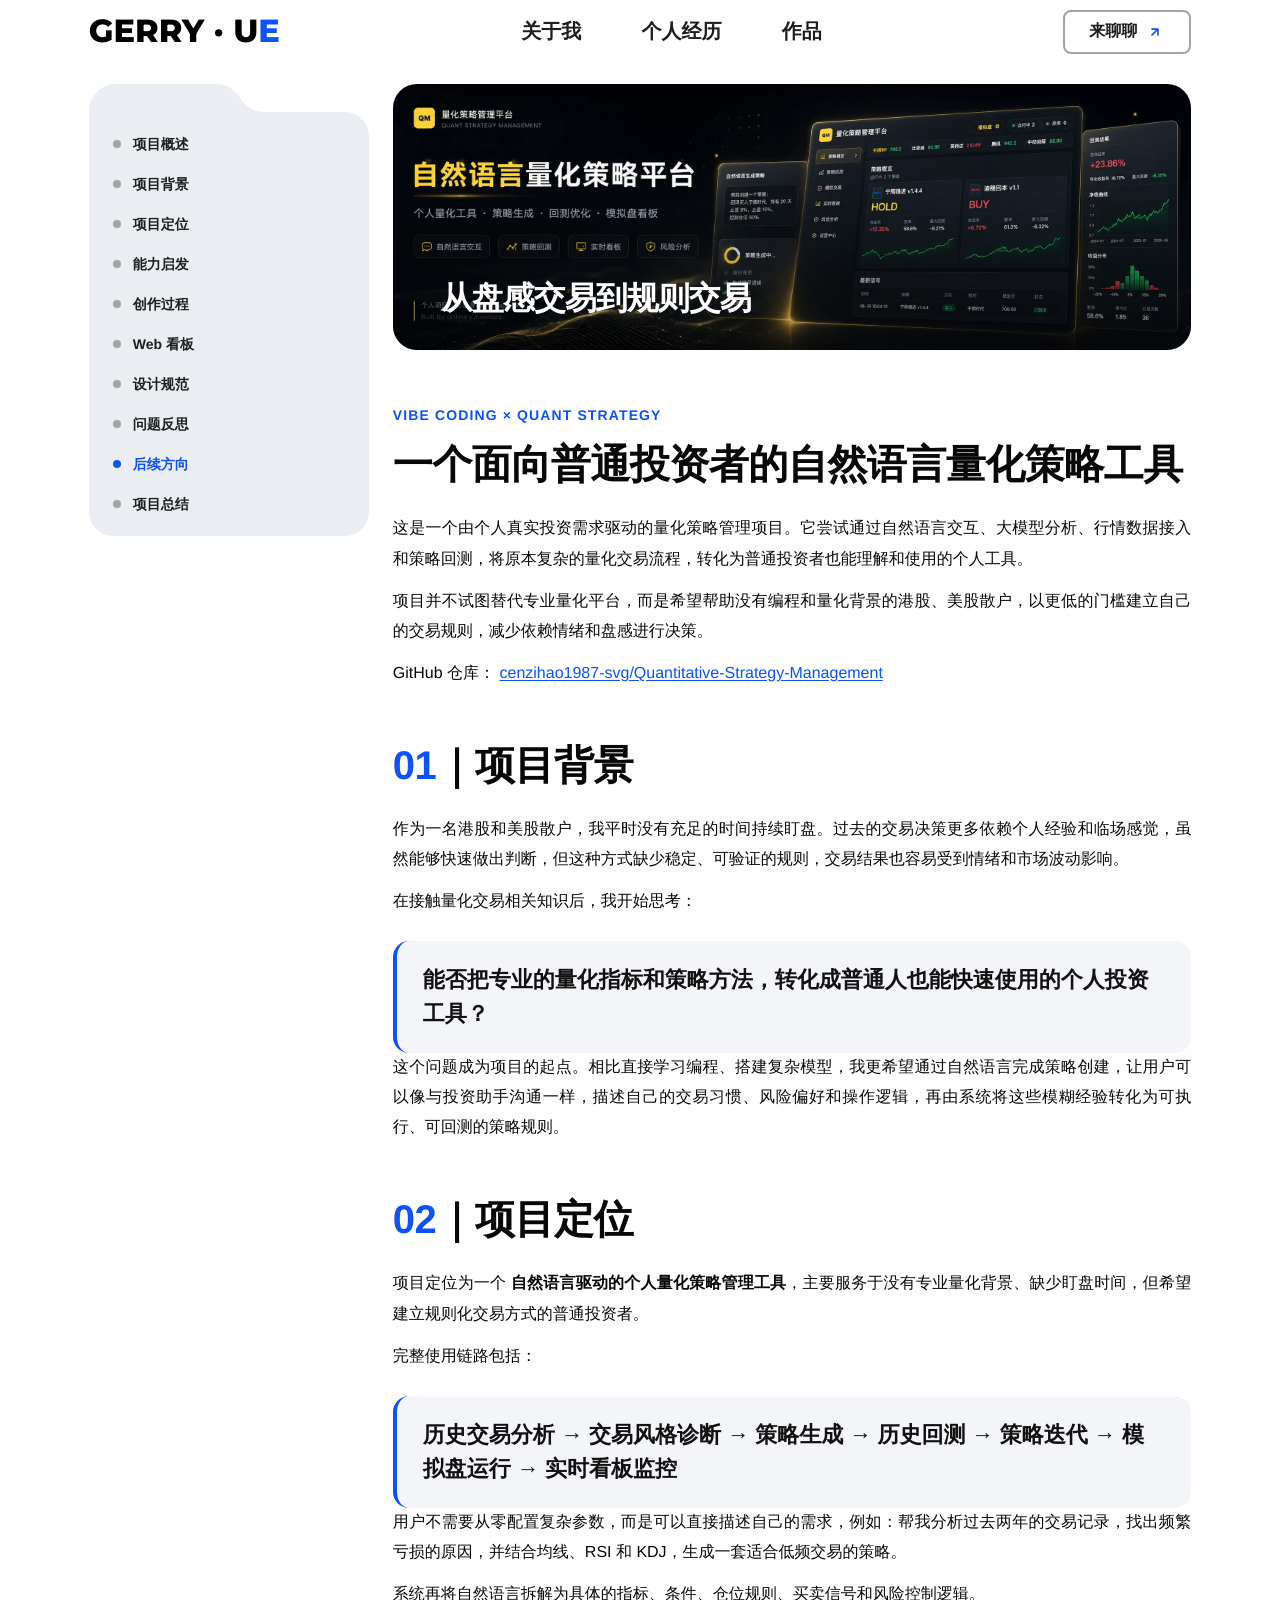
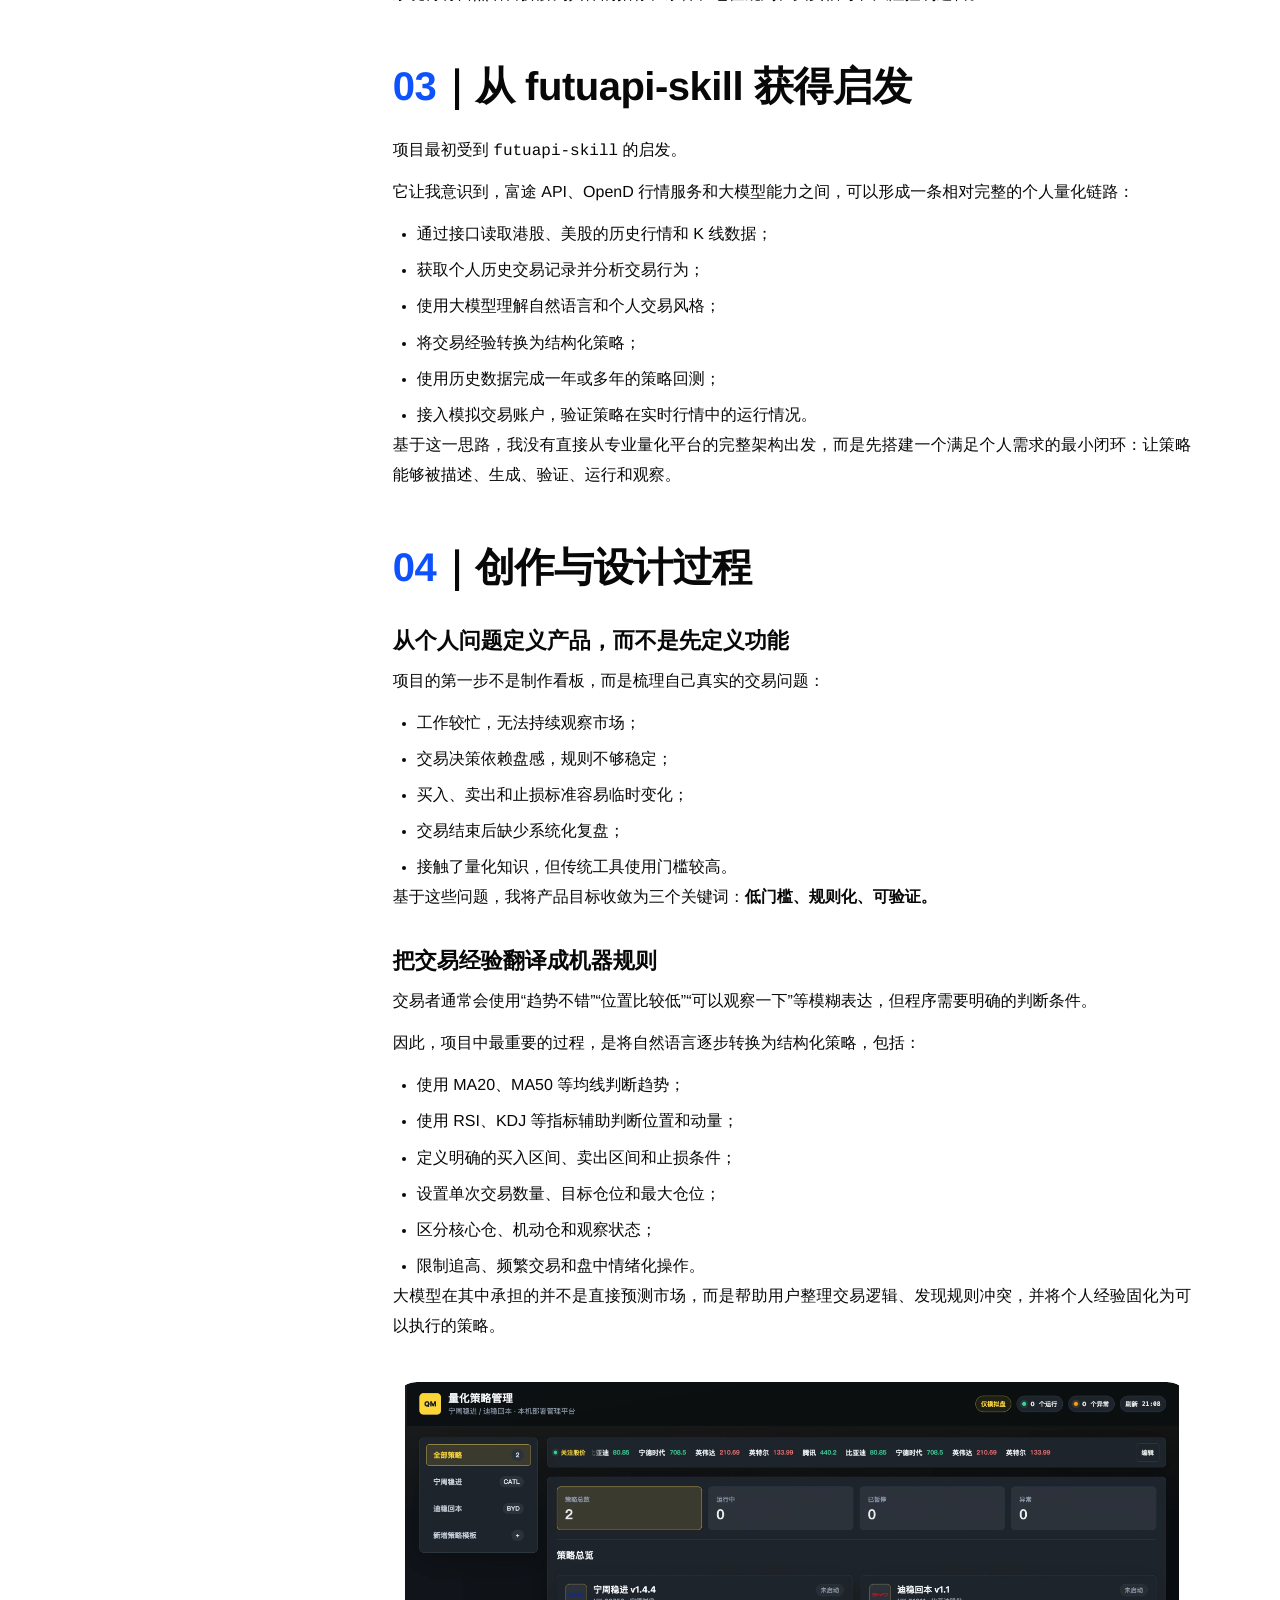
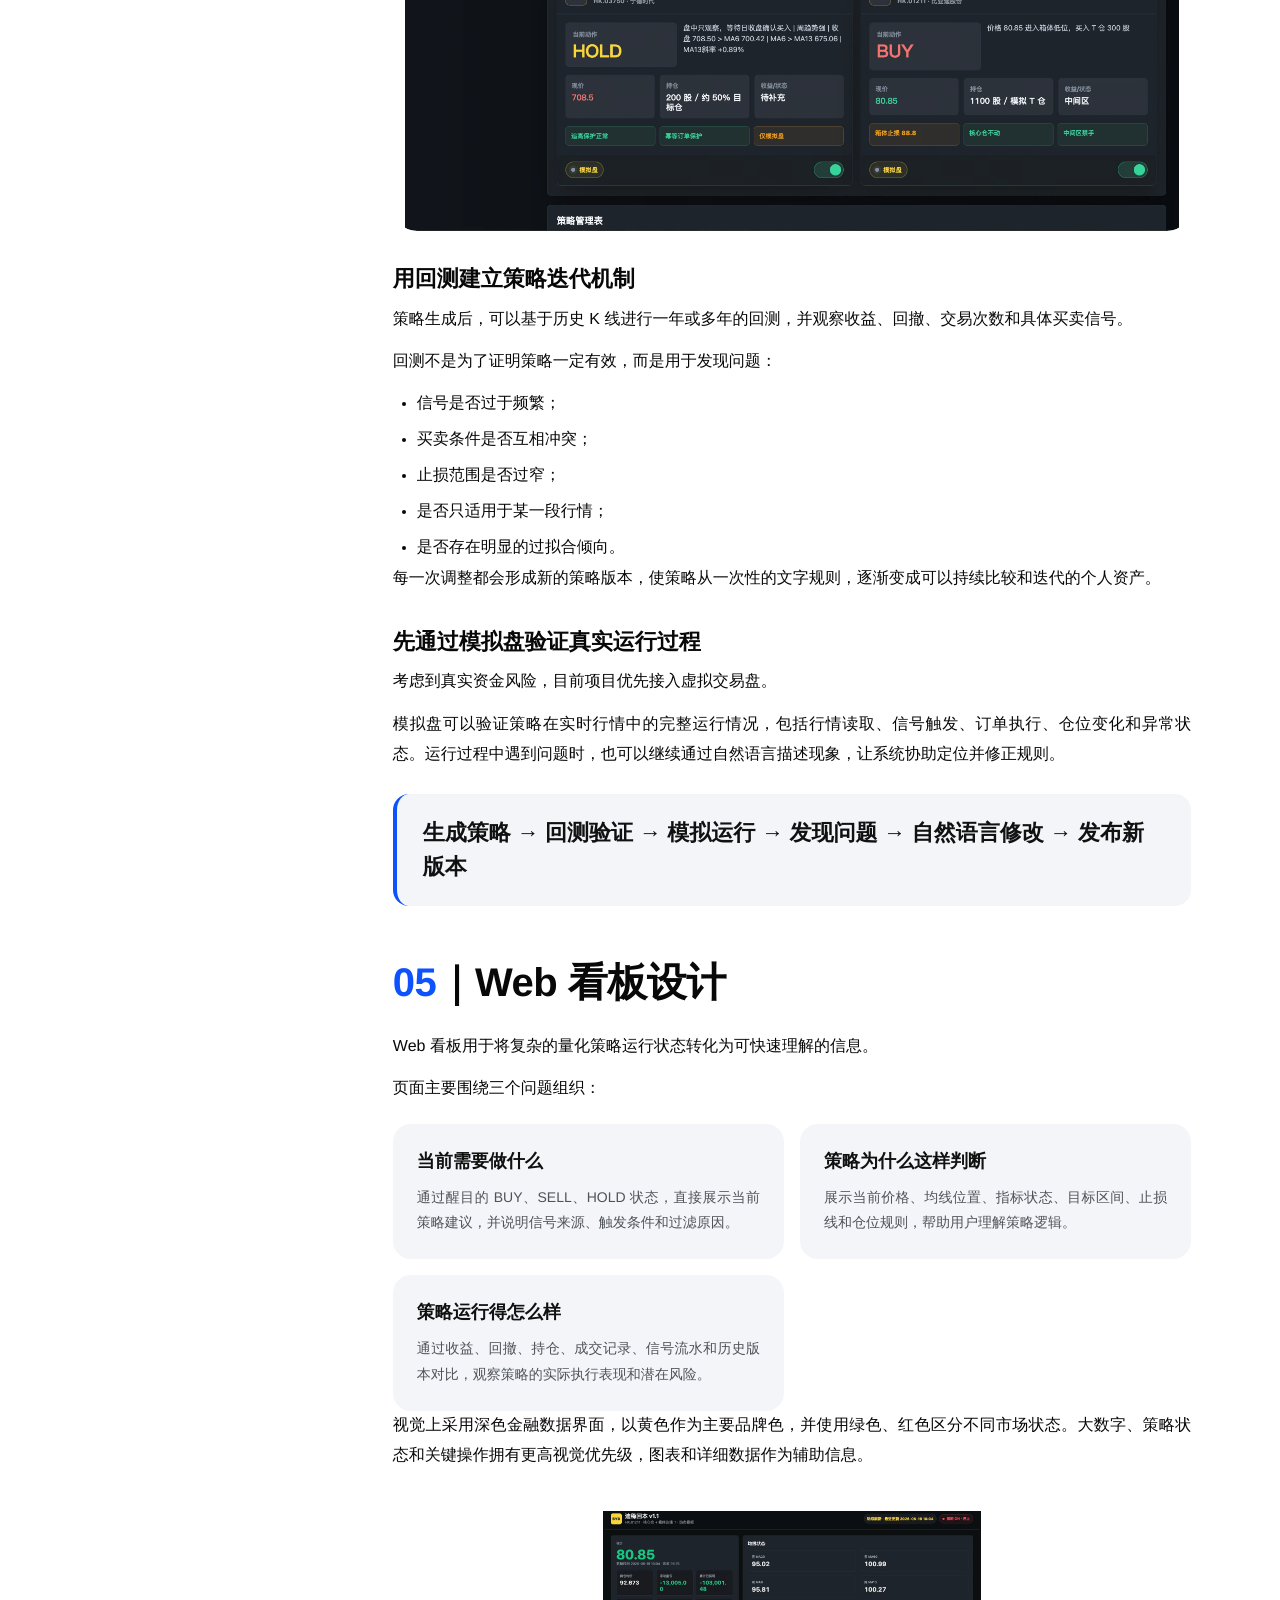
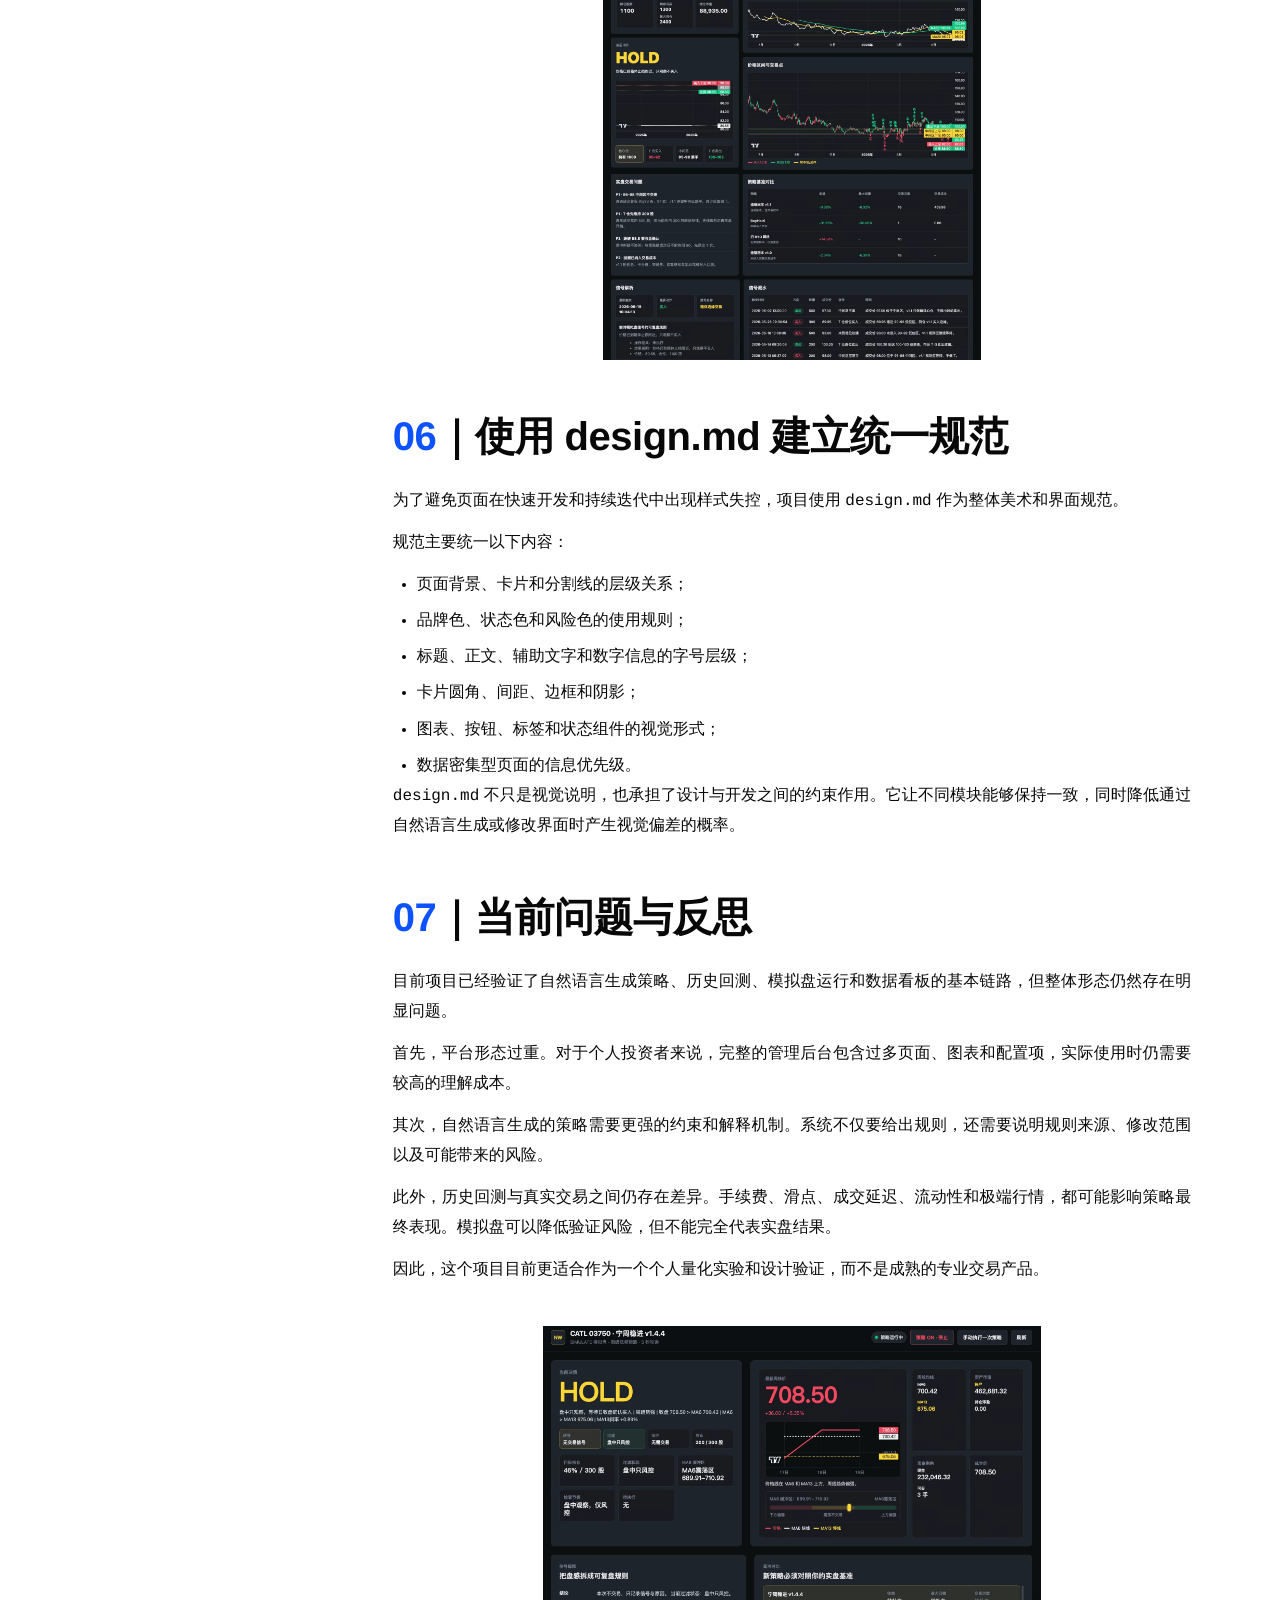
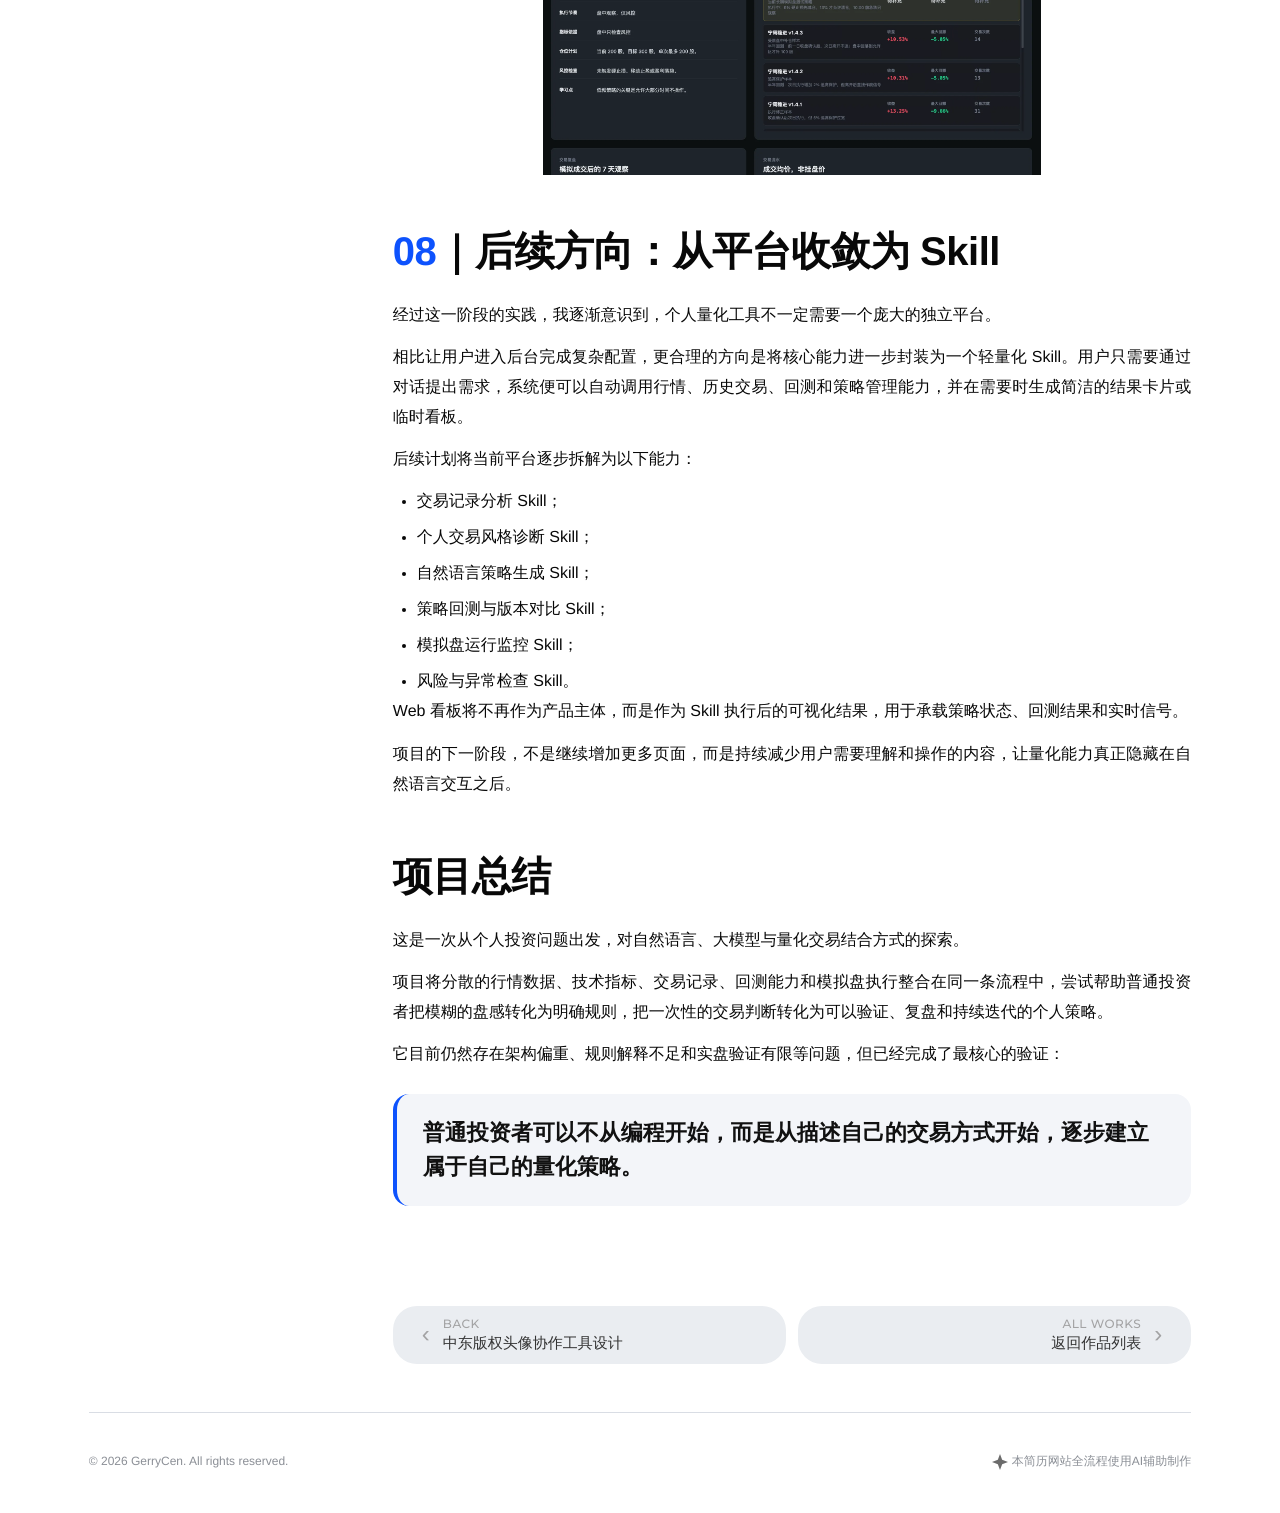
<file: project-quant-platform.html>
<!doctype html>
<html lang="zh-CN">
  <head>
    <meta charset="UTF-8" />
    <meta name="viewport" content="width=device-width, initial-scale=1.0" />
    <title>个人量化策略管理平台</title>
    <meta
      name="description"
      content="个人量化策略管理平台，通过自然语言、行情数据、回测和模拟盘看板，帮助普通投资者建立规则化交易流程。"
    />
    <link rel="stylesheet" href="./styles.css" />
  </head>
  <body class="project-page">
    <header class="site-header" aria-label="主导航">
      <div class="header-inner">
        <a class="brand" href="./index.html#top" aria-label="回到首页">Gerry · U<span>E</span></a>
        <nav class="nav-links" aria-label="页面导航">
          <a href="./index.html#about">关于我</a>
          <a href="./index.html#experience">个人经历</a>
          <a href="./index.html#works">作品</a>
        </nav>
        <a class="talk-button" href="./index.html#contact">
          <span>来聊聊</span>
          <img src="./assets/arrow-down.svg" alt="" />
        </a>
      </div>
    </header>

    <main class="project-main">
      <div class="project-shell">
        <aside class="project-toc" aria-label="项目目录">
          <img class="project-toc-cap" src="./assets/project-detail-nav-cap.svg" alt="" />
          <nav>
            <a class="active" href="#overview"><span></span>项目概述</a>
            <a href="#background"><span></span>项目背景</a>
            <a href="#positioning"><span></span>项目定位</a>
            <a href="#inspiration"><span></span>能力启发</a>
            <a href="#process"><span></span>创作过程</a>
            <a href="#dashboard"><span></span>Web 看板</a>
            <a href="#standard"><span></span>设计规范</a>
            <a href="#reflection"><span></span>问题反思</a>
            <a href="#next"><span></span>后续方向</a>
            <a href="#summary"><span></span>项目总结</a>
          </nav>
        </aside>

        <article class="project-article">
          <section class="project-cover reveal">
            <img src="./assets/quant-platform-cover-02.webp" alt="个人量化策略管理平台封面" width="2172" height="724" decoding="async" loading="eager" fetchpriority="high">
            <div>
              <p>从盘感交易到规则交易</p>
            </div>
          </section>

          <section class="project-section reveal" id="overview">
            <p class="project-eyebrow">Vibe Coding × Quant Strategy</p>
            <h2>一个面向普通投资者的自然语言量化策略工具</h2>
            <p>
              这是一个由个人真实投资需求驱动的量化策略管理项目。它尝试通过自然语言交互、大模型分析、行情数据接入和策略回测，将原本复杂的量化交易流程，转化为普通投资者也能理解和使用的个人工具。
            </p>
            <p>
              项目并不试图替代专业量化平台，而是希望帮助没有编程和量化背景的港股、美股散户，以更低的门槛建立自己的交易规则，减少依赖情绪和盘感进行决策。
            </p>
            <p>
              GitHub 仓库：
              <a href="https://github.com/cenzihao1987-svg/Quantitative-Strategy-Management" target="_blank" rel="noopener noreferrer">
                cenzihao1987-svg/Quantitative-Strategy-Management
              </a>
            </p>
          </section>

          <section class="project-section reveal" id="background">
            <h2><span>01</span>｜项目背景</h2>
            <p>
              作为一名港股和美股散户，我平时没有充足的时间持续盯盘。过去的交易决策更多依赖个人经验和临场感觉，虽然能够快速做出判断，但这种方式缺少稳定、可验证的规则，交易结果也容易受到情绪和市场波动影响。
            </p>
            <p>在接触量化交易相关知识后，我开始思考：</p>
            <blockquote class="project-quote">能否把专业的量化指标和策略方法，转化成普通人也能快速使用的个人投资工具？</blockquote>
            <p>
              这个问题成为项目的起点。相比直接学习编程、搭建复杂模型，我更希望通过自然语言完成策略创建，让用户可以像与投资助手沟通一样，描述自己的交易习惯、风险偏好和操作逻辑，再由系统将这些模糊经验转化为可执行、可回测的策略规则。
            </p>
          </section>

          <section class="project-section reveal" id="positioning">
            <h2><span>02</span>｜项目定位</h2>
            <p>
              项目定位为一个 <strong>自然语言驱动的个人量化策略管理工具</strong>，主要服务于没有专业量化背景、缺少盯盘时间，但希望建立规则化交易方式的普通投资者。
            </p>
            <p>完整使用链路包括：</p>
            <blockquote class="project-quote">历史交易分析 → 交易风格诊断 → 策略生成 → 历史回测 → 策略迭代 → 模拟盘运行 → 实时看板监控</blockquote>
            <p>
              用户不需要从零配置复杂参数，而是可以直接描述自己的需求，例如：帮我分析过去两年的交易记录，找出频繁亏损的原因，并结合均线、RSI 和 KDJ，生成一套适合低频交易的策略。
            </p>
            <p>系统再将自然语言拆解为具体的指标、条件、仓位规则、买卖信号和风险控制逻辑。</p>
          </section>

          <section class="project-section reveal" id="inspiration">
            <h2><span>03</span>｜从 futuapi-skill 获得启发</h2>
            <p>项目最初受到 <code>futuapi-skill</code> 的启发。</p>
            <p>
              它让我意识到，富途 API、OpenD 行情服务和大模型能力之间，可以形成一条相对完整的个人量化链路：
            </p>
            <ul>
              <li>通过接口读取港股、美股的历史行情和 K 线数据；</li>
              <li>获取个人历史交易记录并分析交易行为；</li>
              <li>使用大模型理解自然语言和个人交易风格；</li>
              <li>将交易经验转换为结构化策略；</li>
              <li>使用历史数据完成一年或多年的策略回测；</li>
              <li>接入模拟交易账户，验证策略在实时行情中的运行情况。</li>
            </ul>
            <p>
              基于这一思路，我没有直接从专业量化平台的完整架构出发，而是先搭建一个满足个人需求的最小闭环：让策略能够被描述、生成、验证、运行和观察。
            </p>
          </section>

          <section class="project-section reveal" id="process">
            <h2><span>04</span>｜创作与设计过程</h2>
            <h3>从个人问题定义产品，而不是先定义功能</h3>
            <p>项目的第一步不是制作看板，而是梳理自己真实的交易问题：</p>
            <ul>
              <li>工作较忙，无法持续观察市场；</li>
              <li>交易决策依赖盘感，规则不够稳定；</li>
              <li>买入、卖出和止损标准容易临时变化；</li>
              <li>交易结束后缺少系统化复盘；</li>
              <li>接触了量化知识，但传统工具使用门槛较高。</li>
            </ul>
            <p>基于这些问题，我将产品目标收敛为三个关键词：<strong>低门槛、规则化、可验证。</strong></p>

            <h3>把交易经验翻译成机器规则</h3>
            <p>
              交易者通常会使用“趋势不错”“位置比较低”“可以观察一下”等模糊表达，但程序需要明确的判断条件。
            </p>
            <p>因此，项目中最重要的过程，是将自然语言逐步转换为结构化策略，包括：</p>
            <ul>
              <li>使用 MA20、MA50 等均线判断趋势；</li>
              <li>使用 RSI、KDJ 等指标辅助判断位置和动量；</li>
              <li>定义明确的买入区间、卖出区间和止损条件；</li>
              <li>设置单次交易数量、目标仓位和最大仓位；</li>
              <li>区分核心仓、机动仓和观察状态；</li>
              <li>限制追高、频繁交易和盘中情绪化操作。</li>
            </ul>
            <p>
              大模型在其中承担的并不是直接预测市场，而是帮助用户整理交易逻辑、发现规则冲突，并将个人经验固化为可以执行的策略。
            </p>
            <figure>
              <img src="./assets/quant-platform-dashboard.webp" alt="量化策略管理平台界面" width="3010" height="1746" decoding="async" loading="lazy">
            </figure>

            <h3>用回测建立策略迭代机制</h3>
            <p>
              策略生成后，可以基于历史 K 线进行一年或多年的回测，并观察收益、回撤、交易次数和具体买卖信号。
            </p>
            <p>回测不是为了证明策略一定有效，而是用于发现问题：</p>
            <ul>
              <li>信号是否过于频繁；</li>
              <li>买卖条件是否互相冲突；</li>
              <li>止损范围是否过窄；</li>
              <li>是否只适用于某一段行情；</li>
              <li>是否存在明显的过拟合倾向。</li>
            </ul>
            <p>每一次调整都会形成新的策略版本，使策略从一次性的文字规则，逐渐变成可以持续比较和迭代的个人资产。</p>

            <h3>先通过模拟盘验证真实运行过程</h3>
            <p>
              考虑到真实资金风险，目前项目优先接入虚拟交易盘。
            </p>
            <p>
              模拟盘可以验证策略在实时行情中的完整运行情况，包括行情读取、信号触发、订单执行、仓位变化和异常状态。运行过程中遇到问题时，也可以继续通过自然语言描述现象，让系统协助定位并修正规则。
            </p>
            <blockquote class="project-quote">生成策略 → 回测验证 → 模拟运行 → 发现问题 → 自然语言修改 → 发布新版本</blockquote>
          </section>

          <section class="project-section reveal" id="dashboard">
            <h2><span>05</span>｜Web 看板设计</h2>
            <p>Web 看板用于将复杂的量化策略运行状态转化为可快速理解的信息。</p>
            <p>页面主要围绕三个问题组织：</p>
            <div class="project-callout-grid">
              <div>
                <h3>当前需要做什么</h3>
                <p>通过醒目的 BUY、SELL、HOLD 状态，直接展示当前策略建议，并说明信号来源、触发条件和过滤原因。</p>
              </div>
              <div>
                <h3>策略为什么这样判断</h3>
                <p>展示当前价格、均线位置、指标状态、目标区间、止损线和仓位规则，帮助用户理解策略逻辑。</p>
              </div>
              <div>
                <h3>策略运行得怎么样</h3>
                <p>通过收益、回撤、持仓、成交记录、信号流水和历史版本对比，观察策略的实际执行表现和潜在风险。</p>
              </div>
            </div>
            <p>
              视觉上采用深色金融数据界面，以黄色作为主要品牌色，并使用绿色、红色区分不同市场状态。大数字、策略状态和关键操作拥有更高视觉优先级，图表和详细数据作为辅助信息。
            </p>
            <figure>
              <img src="./assets/quant-platform-stock-dashboard.webp" alt="个股策略看板" width="1452" height="1726" decoding="async" loading="lazy">
            </figure>
          </section>

          <section class="project-section reveal" id="standard">
            <h2><span>06</span>｜使用 design.md 建立统一规范</h2>
            <p>
              为了避免页面在快速开发和持续迭代中出现样式失控，项目使用 <code>design.md</code> 作为整体美术和界面规范。
            </p>
            <p>规范主要统一以下内容：</p>
            <ul>
              <li>页面背景、卡片和分割线的层级关系；</li>
              <li>品牌色、状态色和风险色的使用规则；</li>
              <li>标题、正文、辅助文字和数字信息的字号层级；</li>
              <li>卡片圆角、间距、边框和阴影；</li>
              <li>图表、按钮、标签和状态组件的视觉形式；</li>
              <li>数据密集型页面的信息优先级。</li>
            </ul>
            <p>
              <code>design.md</code> 不只是视觉说明，也承担了设计与开发之间的约束作用。它让不同模块能够保持一致，同时降低通过自然语言生成或修改界面时产生视觉偏差的概率。
            </p>
          </section>

          <section class="project-section reveal" id="reflection">
            <h2><span>07</span>｜当前问题与反思</h2>
            <p>
              目前项目已经验证了自然语言生成策略、历史回测、模拟盘运行和数据看板的基本链路，但整体形态仍然存在明显问题。
            </p>
            <p>
              首先，平台形态过重。对于个人投资者来说，完整的管理后台包含过多页面、图表和配置项，实际使用时仍需要较高的理解成本。
            </p>
            <p>
              其次，自然语言生成的策略需要更强的约束和解释机制。系统不仅要给出规则，还需要说明规则来源、修改范围以及可能带来的风险。
            </p>
            <p>
              此外，历史回测与真实交易之间仍存在差异。手续费、滑点、成交延迟、流动性和极端行情，都可能影响策略最终表现。模拟盘可以降低验证风险，但不能完全代表实盘结果。
            </p>
            <p>因此，这个项目目前更适合作为一个个人量化实验和设计验证，而不是成熟的专业交易产品。</p>
            <figure>
              <img src="./assets/quant-platform-stock-dashboard-2.webp" alt="量化策略运行看板" width="1920" height="1728" decoding="async" loading="lazy">
            </figure>
          </section>

          <section class="project-section reveal" id="next">
            <h2><span>08</span>｜后续方向：从平台收敛为 Skill</h2>
            <p>
              经过这一阶段的实践，我逐渐意识到，个人量化工具不一定需要一个庞大的独立平台。
            </p>
            <p>
              相比让用户进入后台完成复杂配置，更合理的方向是将核心能力进一步封装为一个轻量化 Skill。用户只需要通过对话提出需求，系统便可以自动调用行情、历史交易、回测和策略管理能力，并在需要时生成简洁的结果卡片或临时看板。
            </p>
            <p>后续计划将当前平台逐步拆解为以下能力：</p>
            <ul>
              <li>交易记录分析 Skill；</li>
              <li>个人交易风格诊断 Skill；</li>
              <li>自然语言策略生成 Skill；</li>
              <li>策略回测与版本对比 Skill；</li>
              <li>模拟盘运行监控 Skill；</li>
              <li>风险与异常检查 Skill。</li>
            </ul>
            <p>
              Web 看板将不再作为产品主体，而是作为 Skill 执行后的可视化结果，用于承载策略状态、回测结果和实时信号。
            </p>
            <p>
              项目的下一阶段，不是继续增加更多页面，而是持续减少用户需要理解和操作的内容，让量化能力真正隐藏在自然语言交互之后。
            </p>
          </section>

          <section class="project-section reveal" id="summary">
            <h2>项目总结</h2>
            <p>
              这是一次从个人投资问题出发，对自然语言、大模型与量化交易结合方式的探索。
            </p>
            <p>
              项目将分散的行情数据、技术指标、交易记录、回测能力和模拟盘执行整合在同一条流程中，尝试帮助普通投资者把模糊的盘感转化为明确规则，把一次性的交易判断转化为可以验证、复盘和持续迭代的个人策略。
            </p>
            <p>它目前仍然存在架构偏重、规则解释不足和实盘验证有限等问题，但已经完成了最核心的验证：</p>
            <blockquote class="project-quote">普通投资者可以不从编程开始，而是从描述自己的交易方式开始，逐步建立属于自己的量化策略。</blockquote>
          </section>

          <nav class="project-pager" aria-label="作品翻页">
            <a class="project-pager-link project-pager-back" href="./project-avatar-plugin.html">
              <span class="project-pager-arrow" aria-hidden="true">‹</span>
              <span class="project-pager-info">
                <span>Back</span>
                <strong>中东版权头像协作工具设计</strong>
              </span>
            </a>
            <a class="project-pager-link project-pager-next" href="./index.html#works">
              <span class="project-pager-info">
                <span>All Works</span>
                <strong>返回作品列表</strong>
              </span>
              <span class="project-pager-arrow" aria-hidden="true">›</span>
            </a>
          </nav>
        </article>
      </div>

      <footer class="project-footer">
        <span>© 2026 GerryCen. All rights reserved.</span>
        <span><img src="./assets/star.svg" alt="" />本简历网站全流程使用AI辅助制作</span>
      </footer>
    </main>

    <script src="./script.js"></script>
  </body>
</html>
</file>
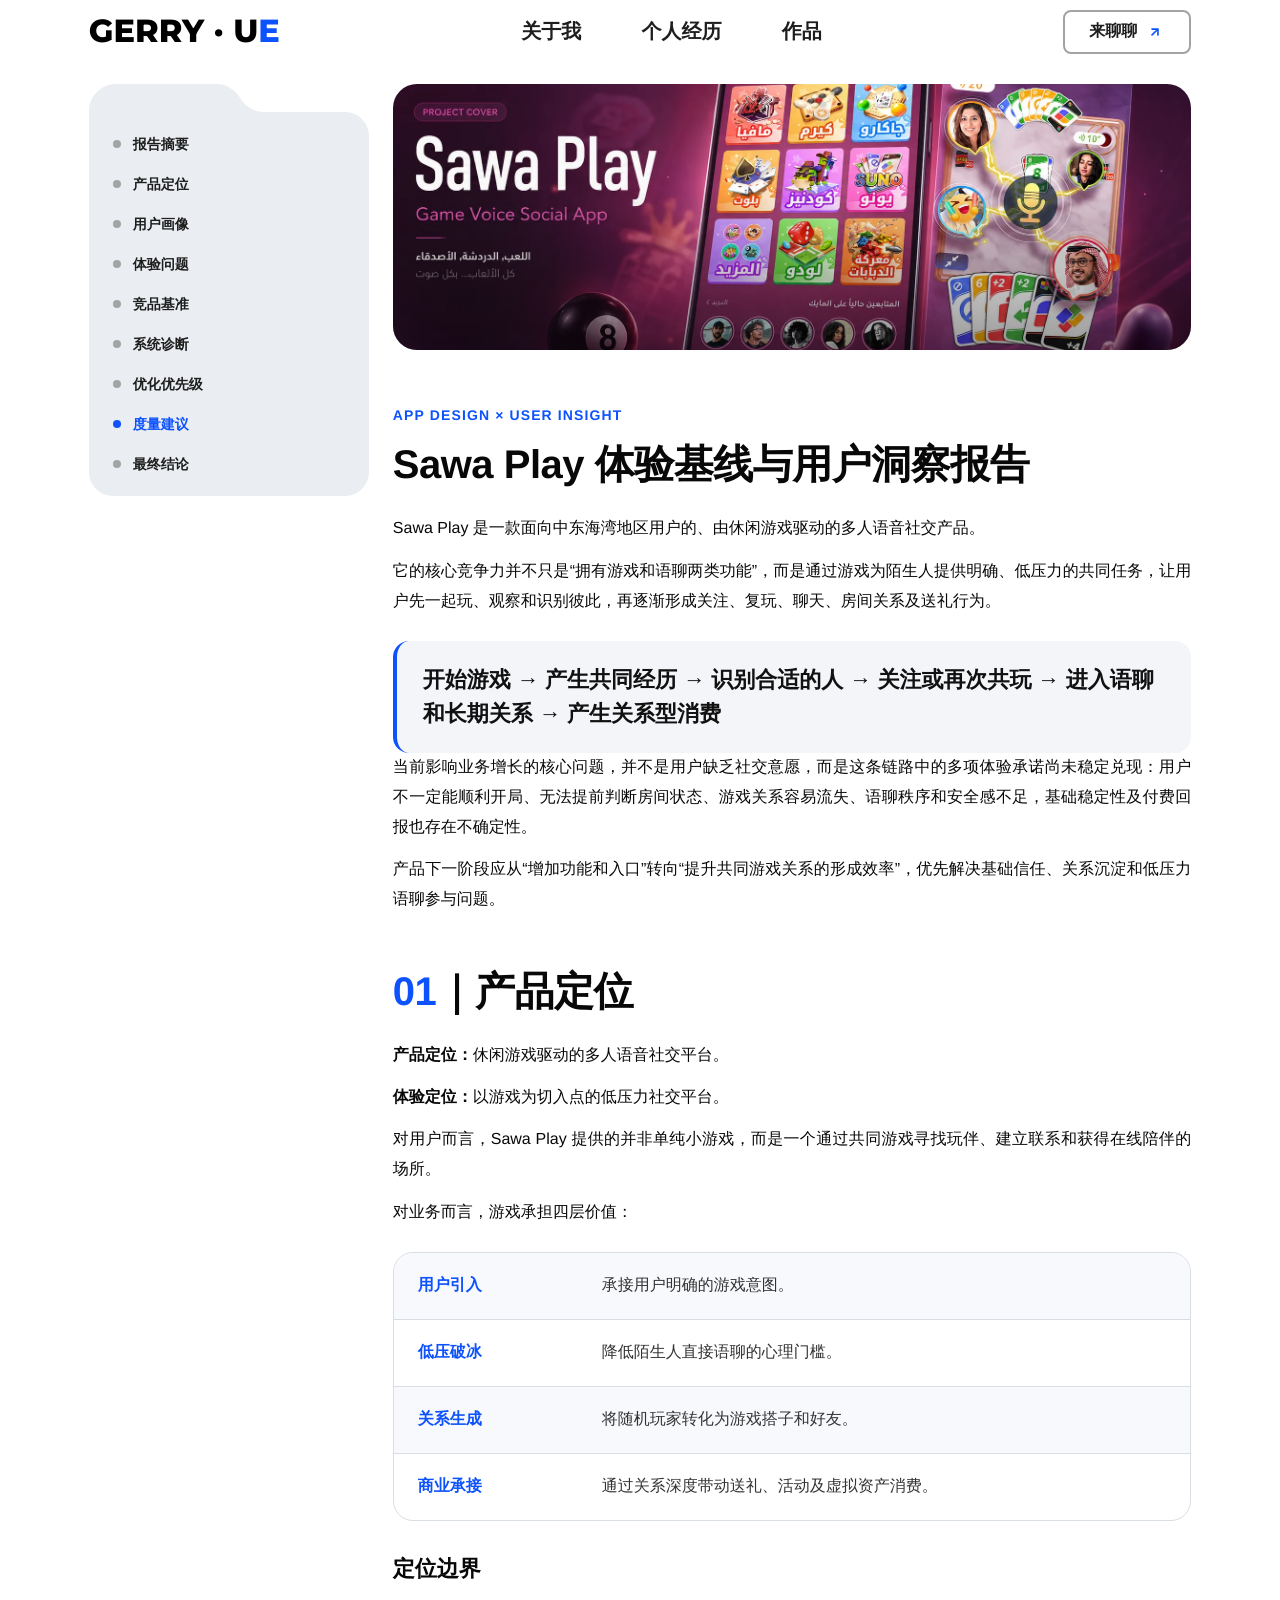
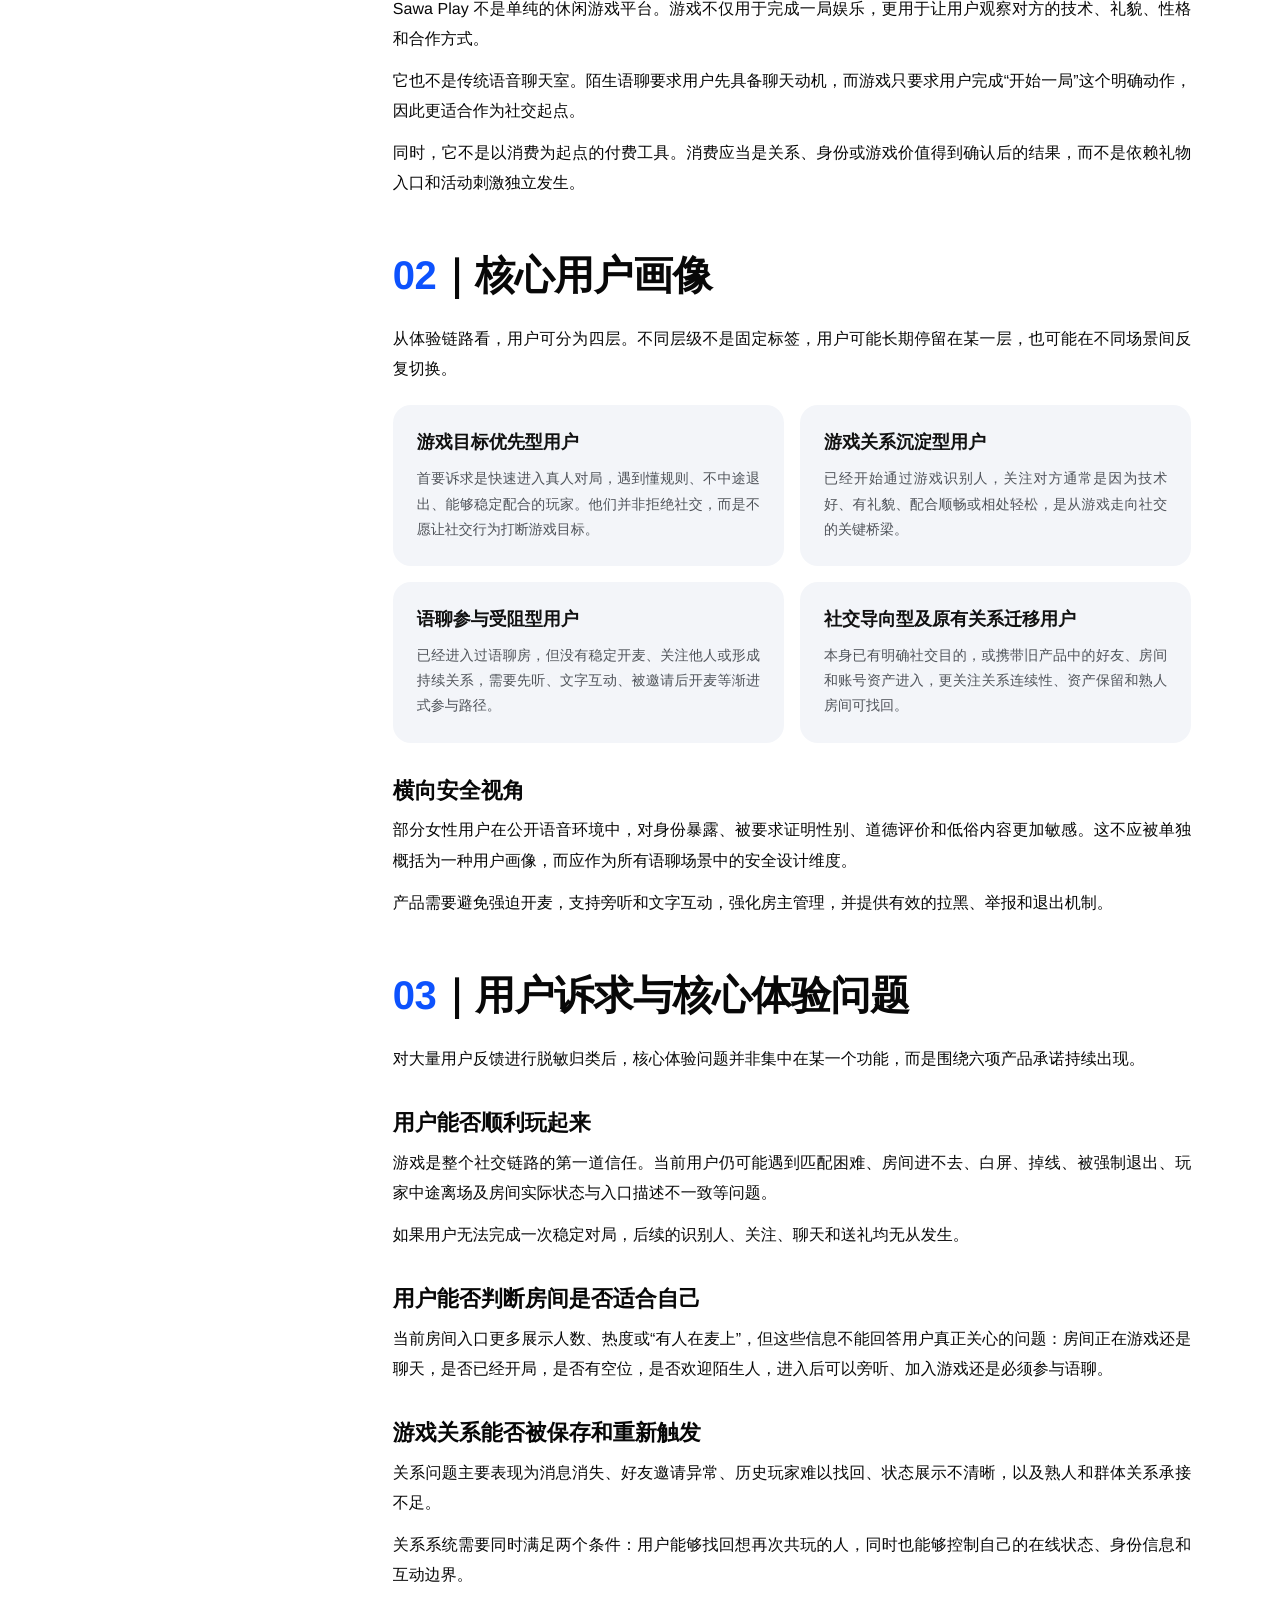
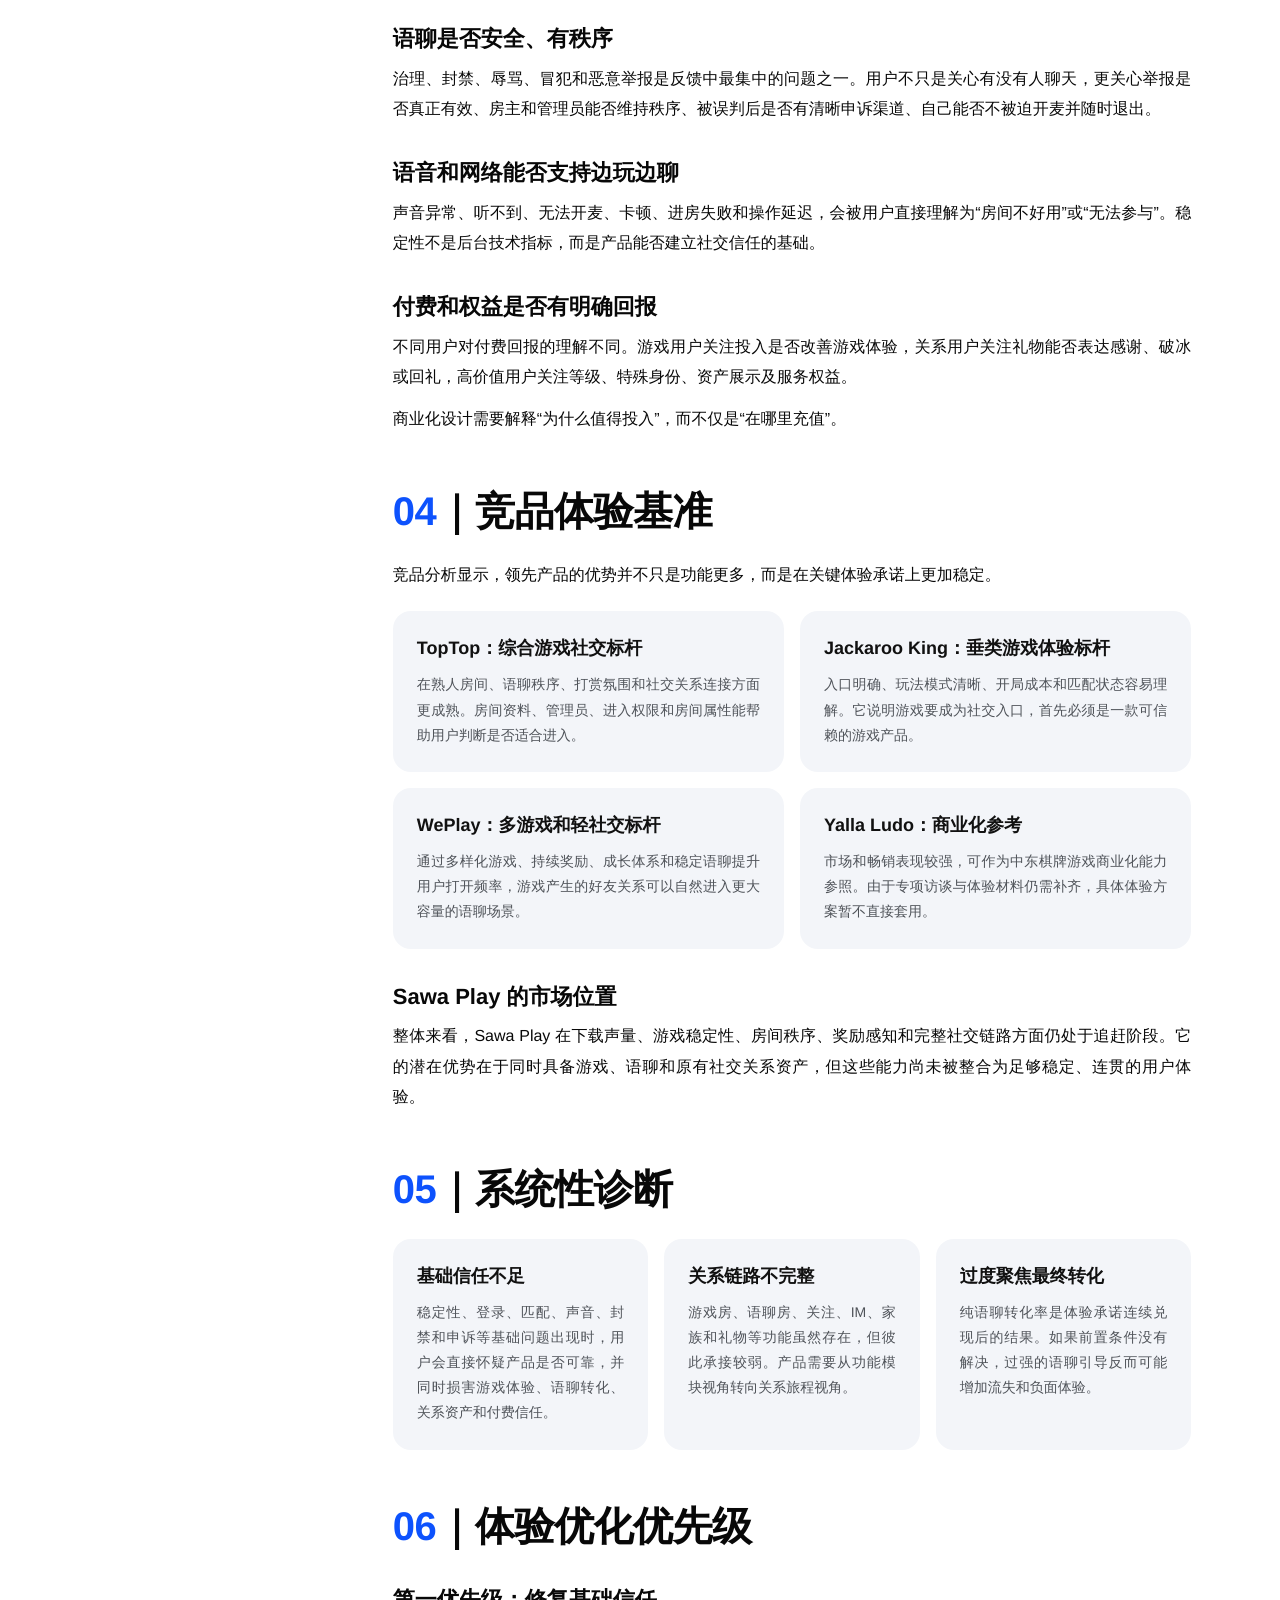
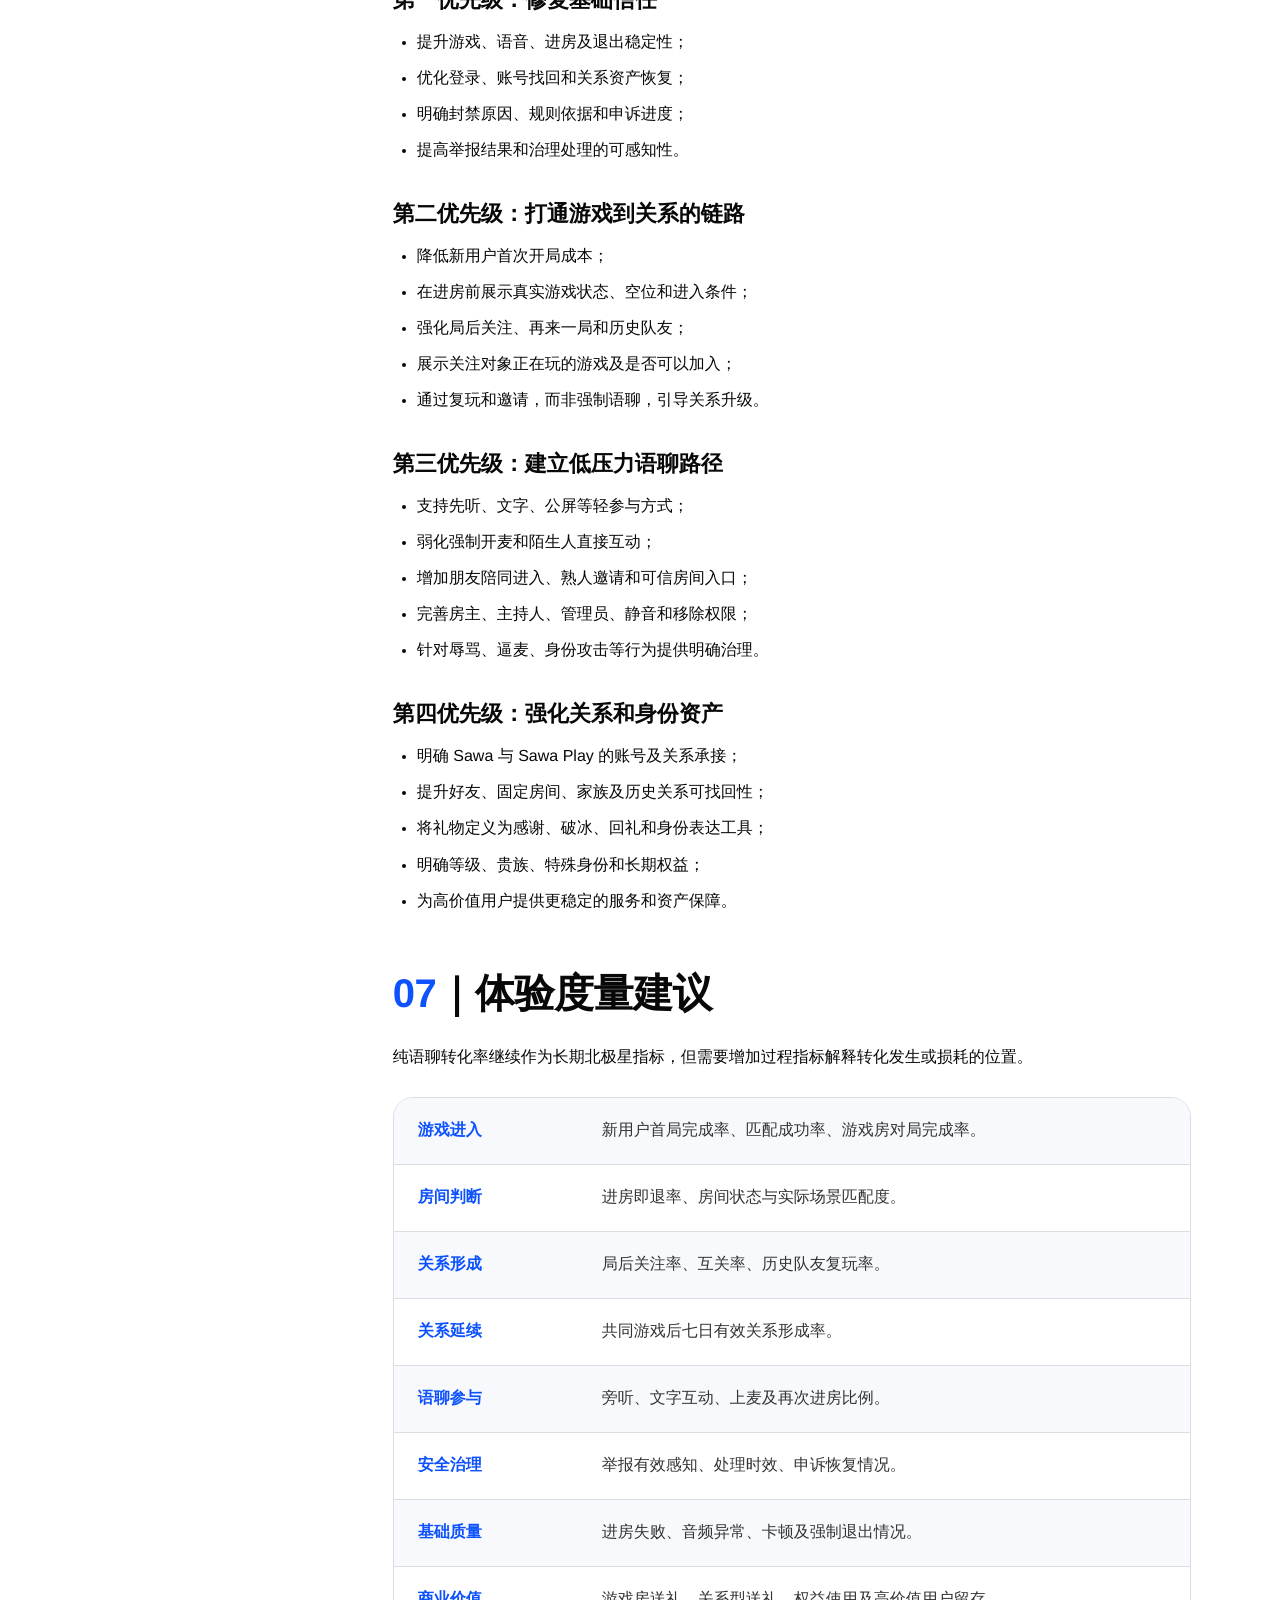
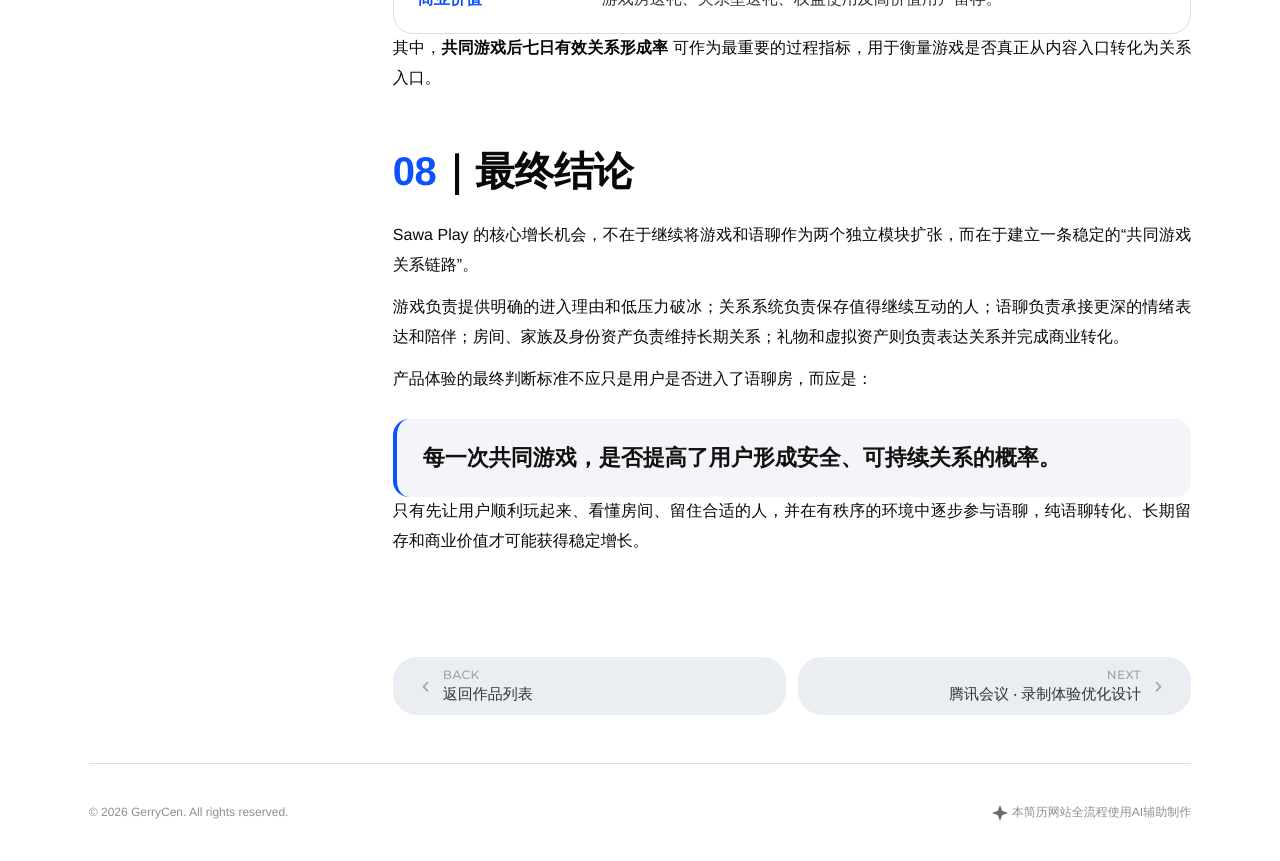
<file: project-sawa-play.html>
<!doctype html>
<html lang="zh-CN">
  <head>
    <meta charset="UTF-8" />
    <meta name="viewport" content="width=device-width, initial-scale=1.0" />
    <title>Sawa Play 体验基线与用户洞察报告</title>
    <meta
      name="description"
      content="Sawa Play 体验基线与用户洞察报告，围绕产品定位、用户画像、用户诉求、竞品分析和体验优化优先级展开。"
    />
    <link rel="stylesheet" href="./styles.css" />
  </head>
  <body class="project-page">
    <header class="site-header" aria-label="主导航">
      <div class="header-inner">
        <a class="brand" href="./index.html#top" aria-label="回到首页">Gerry · U<span>E</span></a>
        <nav class="nav-links" aria-label="页面导航">
          <a href="./index.html#about">关于我</a>
          <a href="./index.html#experience">个人经历</a>
          <a href="./index.html#works">作品</a>
        </nav>
        <a class="talk-button" href="./index.html#contact">
          <span>来聊聊</span>
          <img src="./assets/arrow-down.svg" alt="" />
        </a>
      </div>
    </header>

    <main class="project-main">
      <div class="project-shell">
        <aside class="project-toc" aria-label="项目目录">
          <img class="project-toc-cap" src="./assets/project-detail-nav-cap.svg" alt="" />
          <nav>
            <a class="active" href="#summary"><span></span>报告摘要</a>
            <a href="#positioning"><span></span>产品定位</a>
            <a href="#personas"><span></span>用户画像</a>
            <a href="#issues"><span></span>体验问题</a>
            <a href="#competitors"><span></span>竞品基准</a>
            <a href="#diagnosis"><span></span>系统诊断</a>
            <a href="#priorities"><span></span>优化优先级</a>
            <a href="#metrics"><span></span>度量建议</a>
            <a href="#conclusion"><span></span>最终结论</a>
          </nav>
        </aside>

        <article class="project-article">
          <section class="project-cover reveal">
            <img src="./assets/sawa-play-cover.webp" alt="Sawa Play 体验基线与用户洞察报告封面" width="1672" height="941" decoding="async" loading="eager" fetchpriority="high">
          </section>

          <section class="project-section reveal" id="summary">
            <p class="project-eyebrow">APP Design × User Insight</p>
            <h2>Sawa Play 体验基线与用户洞察报告</h2>
            <p>
              Sawa Play 是一款面向中东海湾地区用户的、由休闲游戏驱动的多人语音社交产品。
            </p>
            <p>
              它的核心竞争力并不只是“拥有游戏和语聊两类功能”，而是通过游戏为陌生人提供明确、低压力的共同任务，让用户先一起玩、观察和识别彼此，再逐渐形成关注、复玩、聊天、房间关系及送礼行为。
            </p>
            <blockquote class="project-quote">开始游戏 → 产生共同经历 → 识别合适的人 → 关注或再次共玩 → 进入语聊和长期关系 → 产生关系型消费</blockquote>
            <p>
              当前影响业务增长的核心问题，并不是用户缺乏社交意愿，而是这条链路中的多项体验承诺尚未稳定兑现：用户不一定能顺利开局、无法提前判断房间状态、游戏关系容易流失、语聊秩序和安全感不足，基础稳定性及付费回报也存在不确定性。
            </p>
            <p>
              产品下一阶段应从“增加功能和入口”转向“提升共同游戏关系的形成效率”，优先解决基础信任、关系沉淀和低压力语聊参与问题。
            </p>
          </section>

          <section class="project-section reveal" id="positioning">
            <h2><span>01</span>｜产品定位</h2>
            <p><strong>产品定位：</strong>休闲游戏驱动的多人语音社交平台。</p>
            <p><strong>体验定位：</strong>以游戏为切入点的低压力社交平台。</p>
            <p>
              对用户而言，Sawa Play 提供的并非单纯小游戏，而是一个通过共同游戏寻找玩伴、建立联系和获得在线陪伴的场所。
            </p>
            <p>对业务而言，游戏承担四层价值：</p>
            <div class="project-result-table" role="table" aria-label="Sawa Play 游戏价值层级">
              <div><strong>用户引入</strong><span>承接用户明确的游戏意图。</span></div>
              <div><strong>低压破冰</strong><span>降低陌生人直接语聊的心理门槛。</span></div>
              <div><strong>关系生成</strong><span>将随机玩家转化为游戏搭子和好友。</span></div>
              <div><strong>商业承接</strong><span>通过关系深度带动送礼、活动及虚拟资产消费。</span></div>
            </div>
            <h3>定位边界</h3>
            <p>
              Sawa Play 不是单纯的休闲游戏平台。游戏不仅用于完成一局娱乐，更用于让用户观察对方的技术、礼貌、性格和合作方式。
            </p>
            <p>
              它也不是传统语音聊天室。陌生语聊要求用户先具备聊天动机，而游戏只要求用户完成“开始一局”这个明确动作，因此更适合作为社交起点。
            </p>
            <p>
              同时，它不是以消费为起点的付费工具。消费应当是关系、身份或游戏价值得到确认后的结果，而不是依赖礼物入口和活动刺激独立发生。
            </p>
          </section>

          <section class="project-section reveal" id="personas">
            <h2><span>02</span>｜核心用户画像</h2>
            <p>
              从体验链路看，用户可分为四层。不同层级不是固定标签，用户可能长期停留在某一层，也可能在不同场景间反复切换。
            </p>
            <div class="project-callout-grid">
              <div>
                <h3>游戏目标优先型用户</h3>
                <p>首要诉求是快速进入真人对局，遇到懂规则、不中途退出、能够稳定配合的玩家。他们并非拒绝社交，而是不愿让社交行为打断游戏目标。</p>
              </div>
              <div>
                <h3>游戏关系沉淀型用户</h3>
                <p>已经开始通过游戏识别人，关注对方通常是因为技术好、有礼貌、配合顺畅或相处轻松，是从游戏走向社交的关键桥梁。</p>
              </div>
              <div>
                <h3>语聊参与受阻型用户</h3>
                <p>已经进入过语聊房，但没有稳定开麦、关注他人或形成持续关系，需要先听、文字互动、被邀请后开麦等渐进式参与路径。</p>
              </div>
              <div>
                <h3>社交导向型及原有关系迁移用户</h3>
                <p>本身已有明确社交目的，或携带旧产品中的好友、房间和账号资产进入，更关注关系连续性、资产保留和熟人房间可找回。</p>
              </div>
            </div>
            <h3>横向安全视角</h3>
            <p>
              部分女性用户在公开语音环境中，对身份暴露、被要求证明性别、道德评价和低俗内容更加敏感。这不应被单独概括为一种用户画像，而应作为所有语聊场景中的安全设计维度。
            </p>
            <p>
              产品需要避免强迫开麦，支持旁听和文字互动，强化房主管理，并提供有效的拉黑、举报和退出机制。
            </p>
          </section>

          <section class="project-section reveal" id="issues">
            <h2><span>03</span>｜用户诉求与核心体验问题</h2>
            <p>
              对大量用户反馈进行脱敏归类后，核心体验问题并非集中在某一个功能，而是围绕六项产品承诺持续出现。
            </p>
            <h3>用户能否顺利玩起来</h3>
            <p>
              游戏是整个社交链路的第一道信任。当前用户仍可能遇到匹配困难、房间进不去、白屏、掉线、被强制退出、玩家中途离场及房间实际状态与入口描述不一致等问题。
            </p>
            <p>如果用户无法完成一次稳定对局，后续的识别人、关注、聊天和送礼均无从发生。</p>
            <h3>用户能否判断房间是否适合自己</h3>
            <p>
              当前房间入口更多展示人数、热度或“有人在麦上”，但这些信息不能回答用户真正关心的问题：房间正在游戏还是聊天，是否已经开局，是否有空位，是否欢迎陌生人，进入后可以旁听、加入游戏还是必须参与语聊。
            </p>
            <h3>游戏关系能否被保存和重新触发</h3>
            <p>
              关系问题主要表现为消息消失、好友邀请异常、历史玩家难以找回、状态展示不清晰，以及熟人和群体关系承接不足。
            </p>
            <p>
              关系系统需要同时满足两个条件：用户能够找回想再次共玩的人，同时也能够控制自己的在线状态、身份信息和互动边界。
            </p>
            <h3>语聊是否安全、有秩序</h3>
            <p>
              治理、封禁、辱骂、冒犯和恶意举报是反馈中最集中的问题之一。用户不只是关心有没有人聊天，更关心举报是否真正有效、房主和管理员能否维持秩序、被误判后是否有清晰申诉渠道、自己能否不被迫开麦并随时退出。
            </p>
            <h3>语音和网络能否支持边玩边聊</h3>
            <p>
              声音异常、听不到、无法开麦、卡顿、进房失败和操作延迟，会被用户直接理解为“房间不好用”或“无法参与”。稳定性不是后台技术指标，而是产品能否建立社交信任的基础。
            </p>
            <h3>付费和权益是否有明确回报</h3>
            <p>
              不同用户对付费回报的理解不同。游戏用户关注投入是否改善游戏体验，关系用户关注礼物能否表达感谢、破冰或回礼，高价值用户关注等级、特殊身份、资产展示及服务权益。
            </p>
            <p>商业化设计需要解释“为什么值得投入”，而不仅是“在哪里充值”。</p>
          </section>

          <section class="project-section reveal" id="competitors">
            <h2><span>04</span>｜竞品体验基准</h2>
            <p>
              竞品分析显示，领先产品的优势并不只是功能更多，而是在关键体验承诺上更加稳定。
            </p>
            <div class="project-callout-grid">
              <div>
                <h3>TopTop：综合游戏社交标杆</h3>
                <p>在熟人房间、语聊秩序、打赏氛围和社交关系连接方面更成熟。房间资料、管理员、进入权限和房间属性能帮助用户判断是否适合进入。</p>
              </div>
              <div>
                <h3>Jackaroo King：垂类游戏体验标杆</h3>
                <p>入口明确、玩法模式清晰、开局成本和匹配状态容易理解。它说明游戏要成为社交入口，首先必须是一款可信赖的游戏产品。</p>
              </div>
              <div>
                <h3>WePlay：多游戏和轻社交标杆</h3>
                <p>通过多样化游戏、持续奖励、成长体系和稳定语聊提升用户打开频率，游戏产生的好友关系可以自然进入更大容量的语聊场景。</p>
              </div>
              <div>
                <h3>Yalla Ludo：商业化参考</h3>
                <p>市场和畅销表现较强，可作为中东棋牌游戏商业化能力参照。由于专项访谈与体验材料仍需补齐，具体体验方案暂不直接套用。</p>
              </div>
            </div>
            <h3>Sawa Play 的市场位置</h3>
            <p>
              整体来看，Sawa Play 在下载声量、游戏稳定性、房间秩序、奖励感知和完整社交链路方面仍处于追赶阶段。它的潜在优势在于同时具备游戏、语聊和原有社交关系资产，但这些能力尚未被整合为足够稳定、连贯的用户体验。
            </p>
          </section>

          <section class="project-section reveal" id="diagnosis">
            <h2><span>05</span>｜系统性诊断</h2>
            <div class="project-callout-grid project-callout-three">
              <div>
                <h3>基础信任不足</h3>
                <p>稳定性、登录、匹配、声音、封禁和申诉等基础问题出现时，用户会直接怀疑产品是否可靠，并同时损害游戏体验、语聊转化、关系资产和付费信任。</p>
              </div>
              <div>
                <h3>关系链路不完整</h3>
                <p>游戏房、语聊房、关注、IM、家族和礼物等功能虽然存在，但彼此承接较弱。产品需要从功能模块视角转向关系旅程视角。</p>
              </div>
              <div>
                <h3>过度聚焦最终转化</h3>
                <p>纯语聊转化率是体验承诺连续兑现后的结果。如果前置条件没有解决，过强的语聊引导反而可能增加流失和负面体验。</p>
              </div>
            </div>
          </section>

          <section class="project-section reveal" id="priorities">
            <h2><span>06</span>｜体验优化优先级</h2>
            <h3>第一优先级：修复基础信任</h3>
            <ul>
              <li>提升游戏、语音、进房及退出稳定性；</li>
              <li>优化登录、账号找回和关系资产恢复；</li>
              <li>明确封禁原因、规则依据和申诉进度；</li>
              <li>提高举报结果和治理处理的可感知性。</li>
            </ul>
            <h3>第二优先级：打通游戏到关系的链路</h3>
            <ul>
              <li>降低新用户首次开局成本；</li>
              <li>在进房前展示真实游戏状态、空位和进入条件；</li>
              <li>强化局后关注、再来一局和历史队友；</li>
              <li>展示关注对象正在玩的游戏及是否可以加入；</li>
              <li>通过复玩和邀请，而非强制语聊，引导关系升级。</li>
            </ul>
            <h3>第三优先级：建立低压力语聊路径</h3>
            <ul>
              <li>支持先听、文字、公屏等轻参与方式；</li>
              <li>弱化强制开麦和陌生人直接互动；</li>
              <li>增加朋友陪同进入、熟人邀请和可信房间入口；</li>
              <li>完善房主、主持人、管理员、静音和移除权限；</li>
              <li>针对辱骂、逼麦、身份攻击等行为提供明确治理。</li>
            </ul>
            <h3>第四优先级：强化关系和身份资产</h3>
            <ul>
              <li>明确 Sawa 与 Sawa Play 的账号及关系承接；</li>
              <li>提升好友、固定房间、家族及历史关系可找回性；</li>
              <li>将礼物定义为感谢、破冰、回礼和身份表达工具；</li>
              <li>明确等级、贵族、特殊身份和长期权益；</li>
              <li>为高价值用户提供更稳定的服务和资产保障。</li>
            </ul>
          </section>

          <section class="project-section reveal" id="metrics">
            <h2><span>07</span>｜体验度量建议</h2>
            <p>
              纯语聊转化率继续作为长期北极星指标，但需要增加过程指标解释转化发生或损耗的位置。
            </p>
            <div class="project-result-table" role="table" aria-label="Sawa Play 体验度量建议">
              <div><strong>游戏进入</strong><span>新用户首局完成率、匹配成功率、游戏房对局完成率。</span></div>
              <div><strong>房间判断</strong><span>进房即退率、房间状态与实际场景匹配度。</span></div>
              <div><strong>关系形成</strong><span>局后关注率、互关率、历史队友复玩率。</span></div>
              <div><strong>关系延续</strong><span>共同游戏后七日有效关系形成率。</span></div>
              <div><strong>语聊参与</strong><span>旁听、文字互动、上麦及再次进房比例。</span></div>
              <div><strong>安全治理</strong><span>举报有效感知、处理时效、申诉恢复情况。</span></div>
              <div><strong>基础质量</strong><span>进房失败、音频异常、卡顿及强制退出情况。</span></div>
              <div><strong>商业价值</strong><span>游戏房送礼、关系型送礼、权益使用及高价值用户留存。</span></div>
            </div>
            <p>
              其中，<strong>共同游戏后七日有效关系形成率</strong> 可作为最重要的过程指标，用于衡量游戏是否真正从内容入口转化为关系入口。
            </p>
          </section>

          <section class="project-section reveal" id="conclusion">
            <h2><span>08</span>｜最终结论</h2>
            <p>
              Sawa Play 的核心增长机会，不在于继续将游戏和语聊作为两个独立模块扩张，而在于建立一条稳定的“共同游戏关系链路”。
            </p>
            <p>
              游戏负责提供明确的进入理由和低压力破冰；关系系统负责保存值得继续互动的人；语聊负责承接更深的情绪表达和陪伴；房间、家族及身份资产负责维持长期关系；礼物和虚拟资产则负责表达关系并完成商业转化。
            </p>
            <p>产品体验的最终判断标准不应只是用户是否进入了语聊房，而应是：</p>
            <blockquote class="project-quote">每一次共同游戏，是否提高了用户形成安全、可持续关系的概率。</blockquote>
            <p>
              只有先让用户顺利玩起来、看懂房间、留住合适的人，并在有秩序的环境中逐步参与语聊，纯语聊转化、长期留存和商业价值才可能获得稳定增长。
            </p>
          </section>

          <nav class="project-pager" aria-label="作品翻页">
            <a class="project-pager-link project-pager-back" href="./index.html#works">
              <span class="project-pager-arrow" aria-hidden="true">‹</span>
              <span class="project-pager-info">
                <span>Back</span>
                <strong>返回作品列表</strong>
              </span>
            </a>
            <a class="project-pager-link project-pager-next" href="./project-tencent-meeting.html">
              <span class="project-pager-info">
                <span>Next</span>
                <strong>腾讯会议 · 录制体验优化设计</strong>
              </span>
              <span class="project-pager-arrow" aria-hidden="true">›</span>
            </a>
          </nav>
        </article>
      </div>

      <footer class="project-footer">
        <span>© 2026 GerryCen. All rights reserved.</span>
        <span><img src="./assets/star.svg" alt="" />本简历网站全流程使用AI辅助制作</span>
      </footer>
    </main>

    <script src="./script.js"></script>
  </body>
</html>
</file>
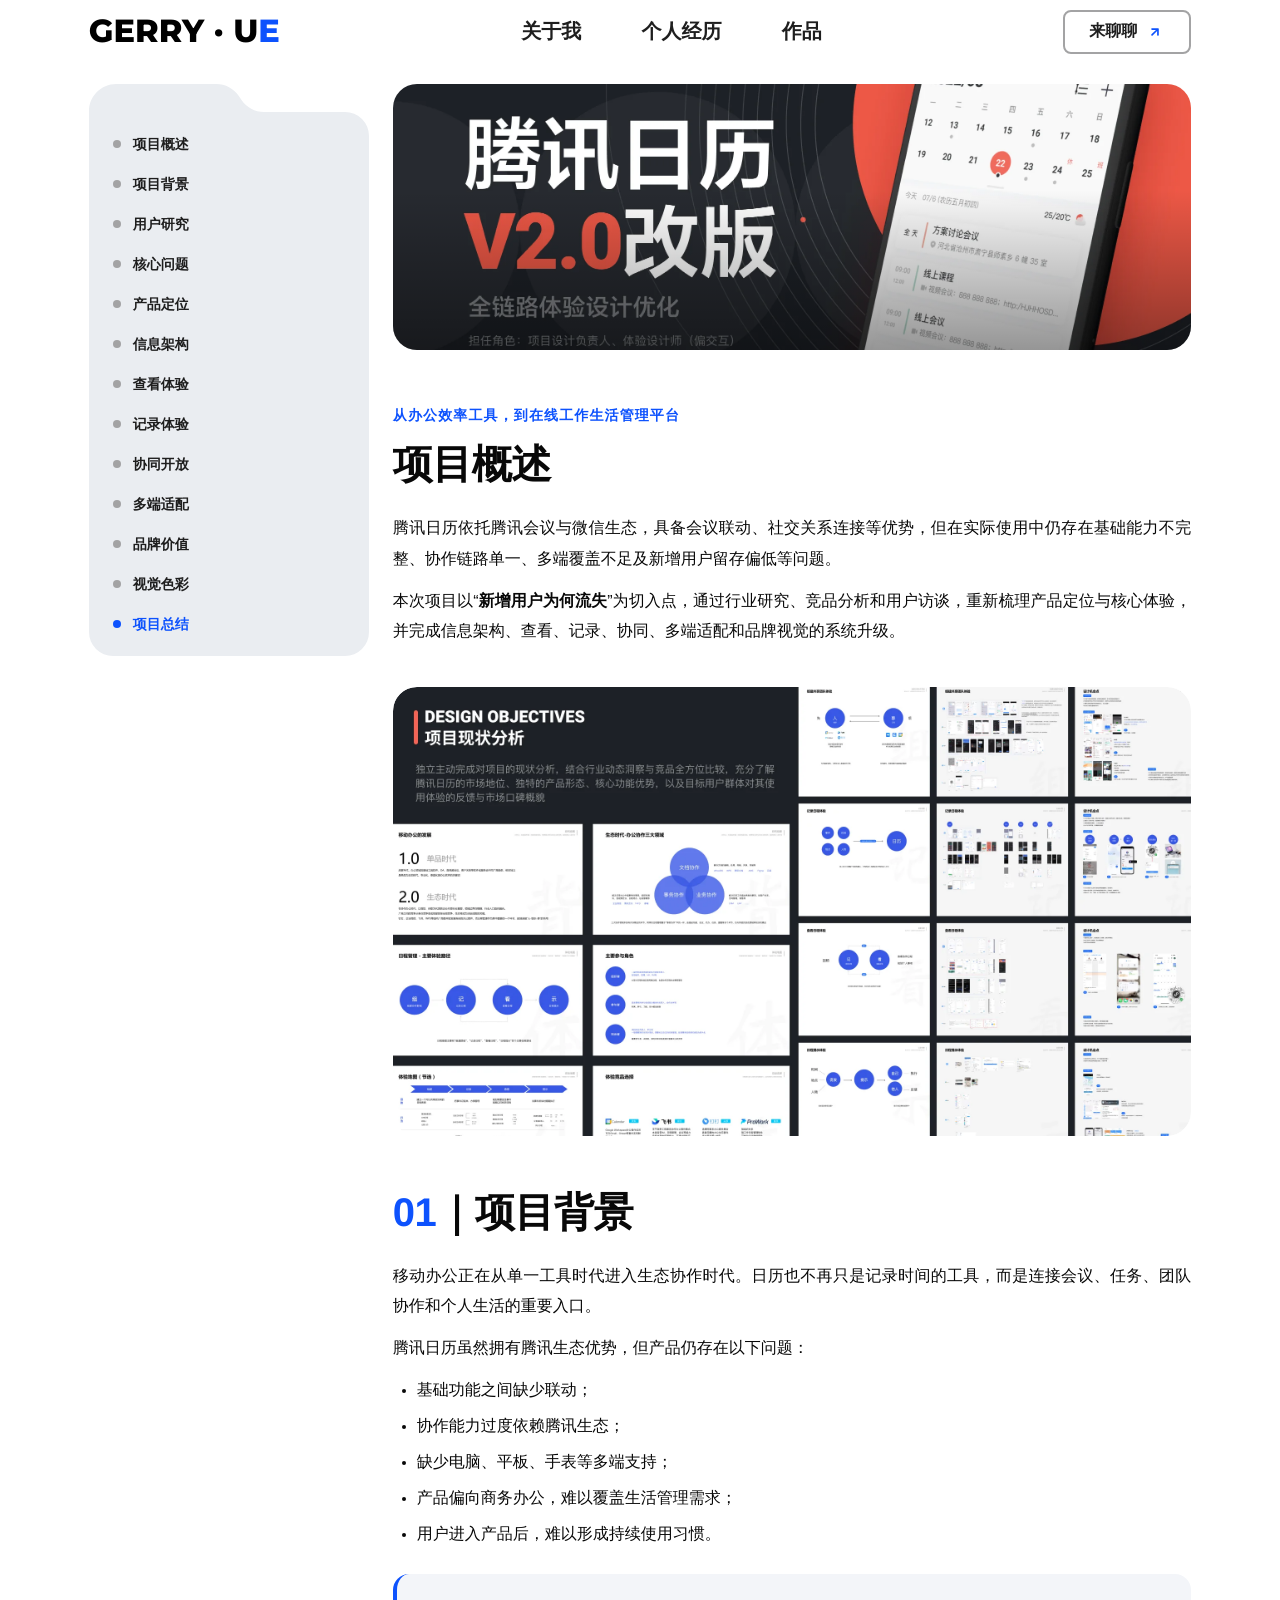
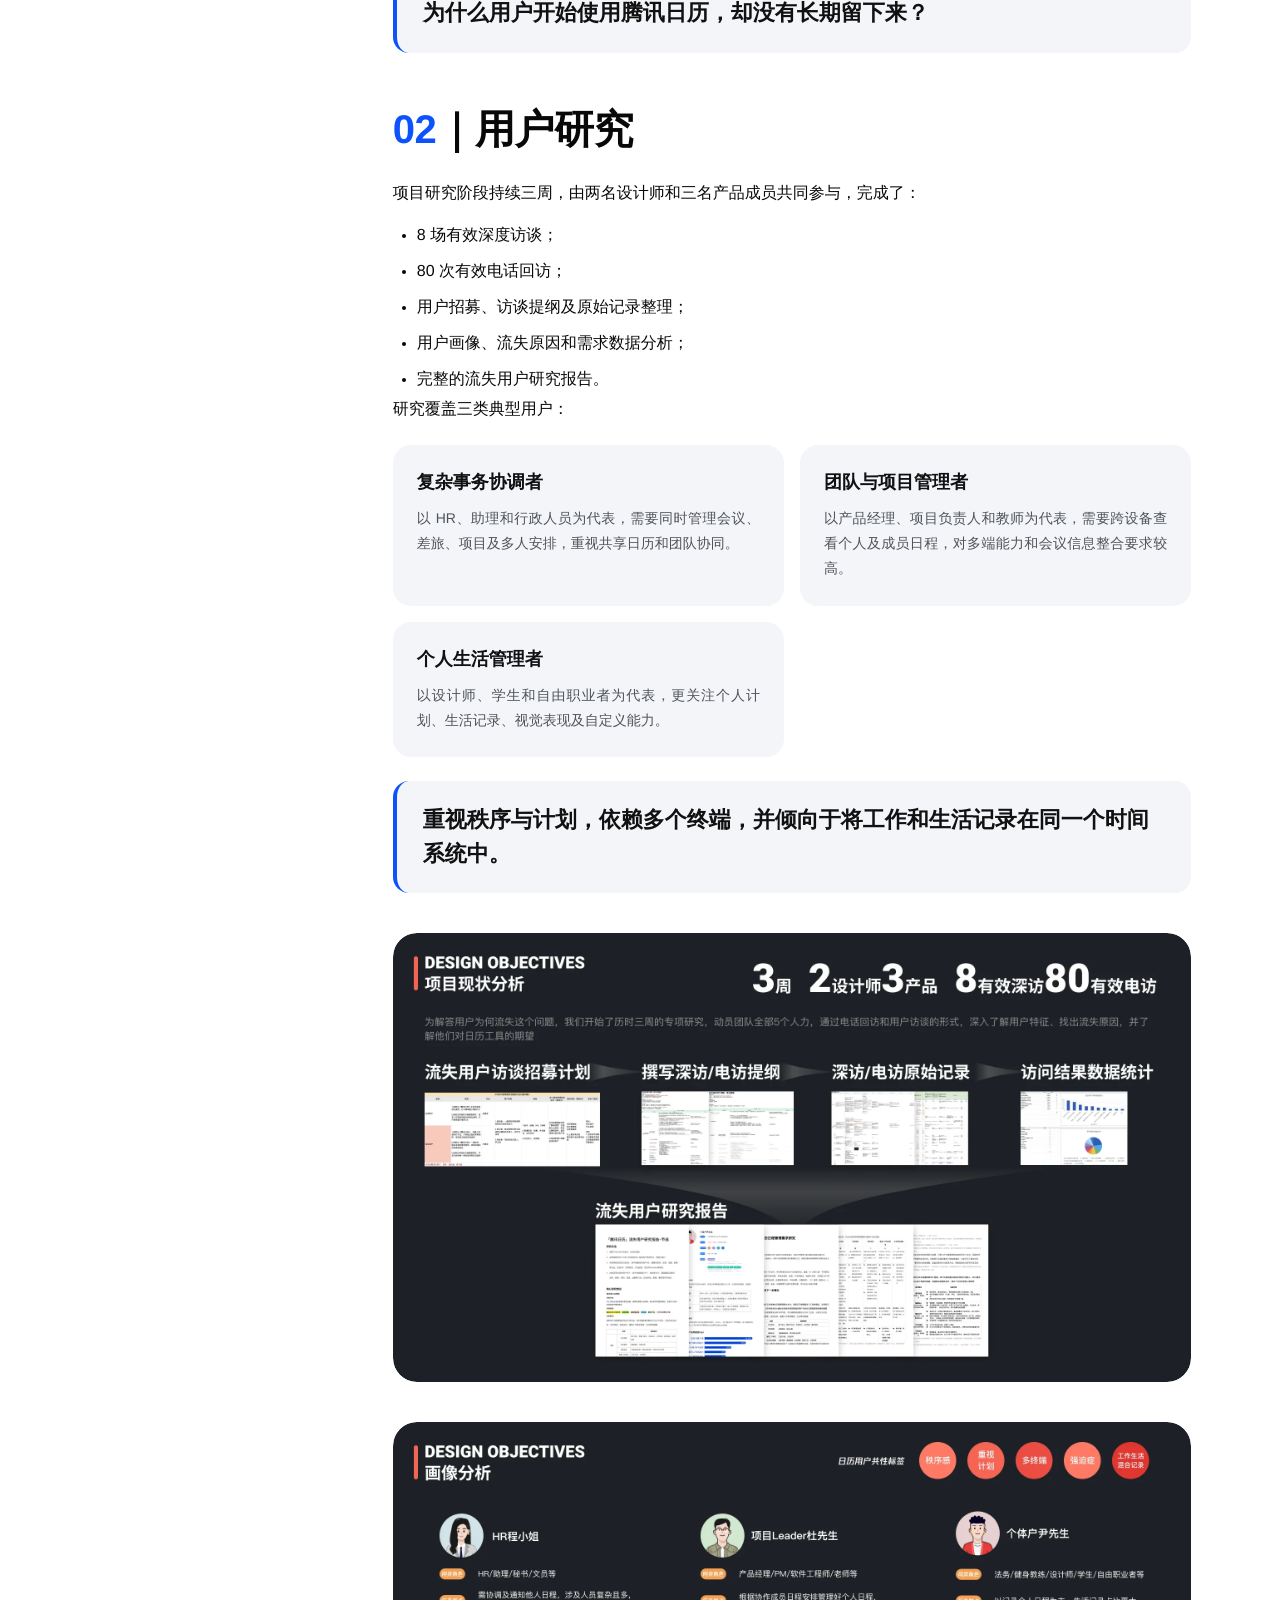
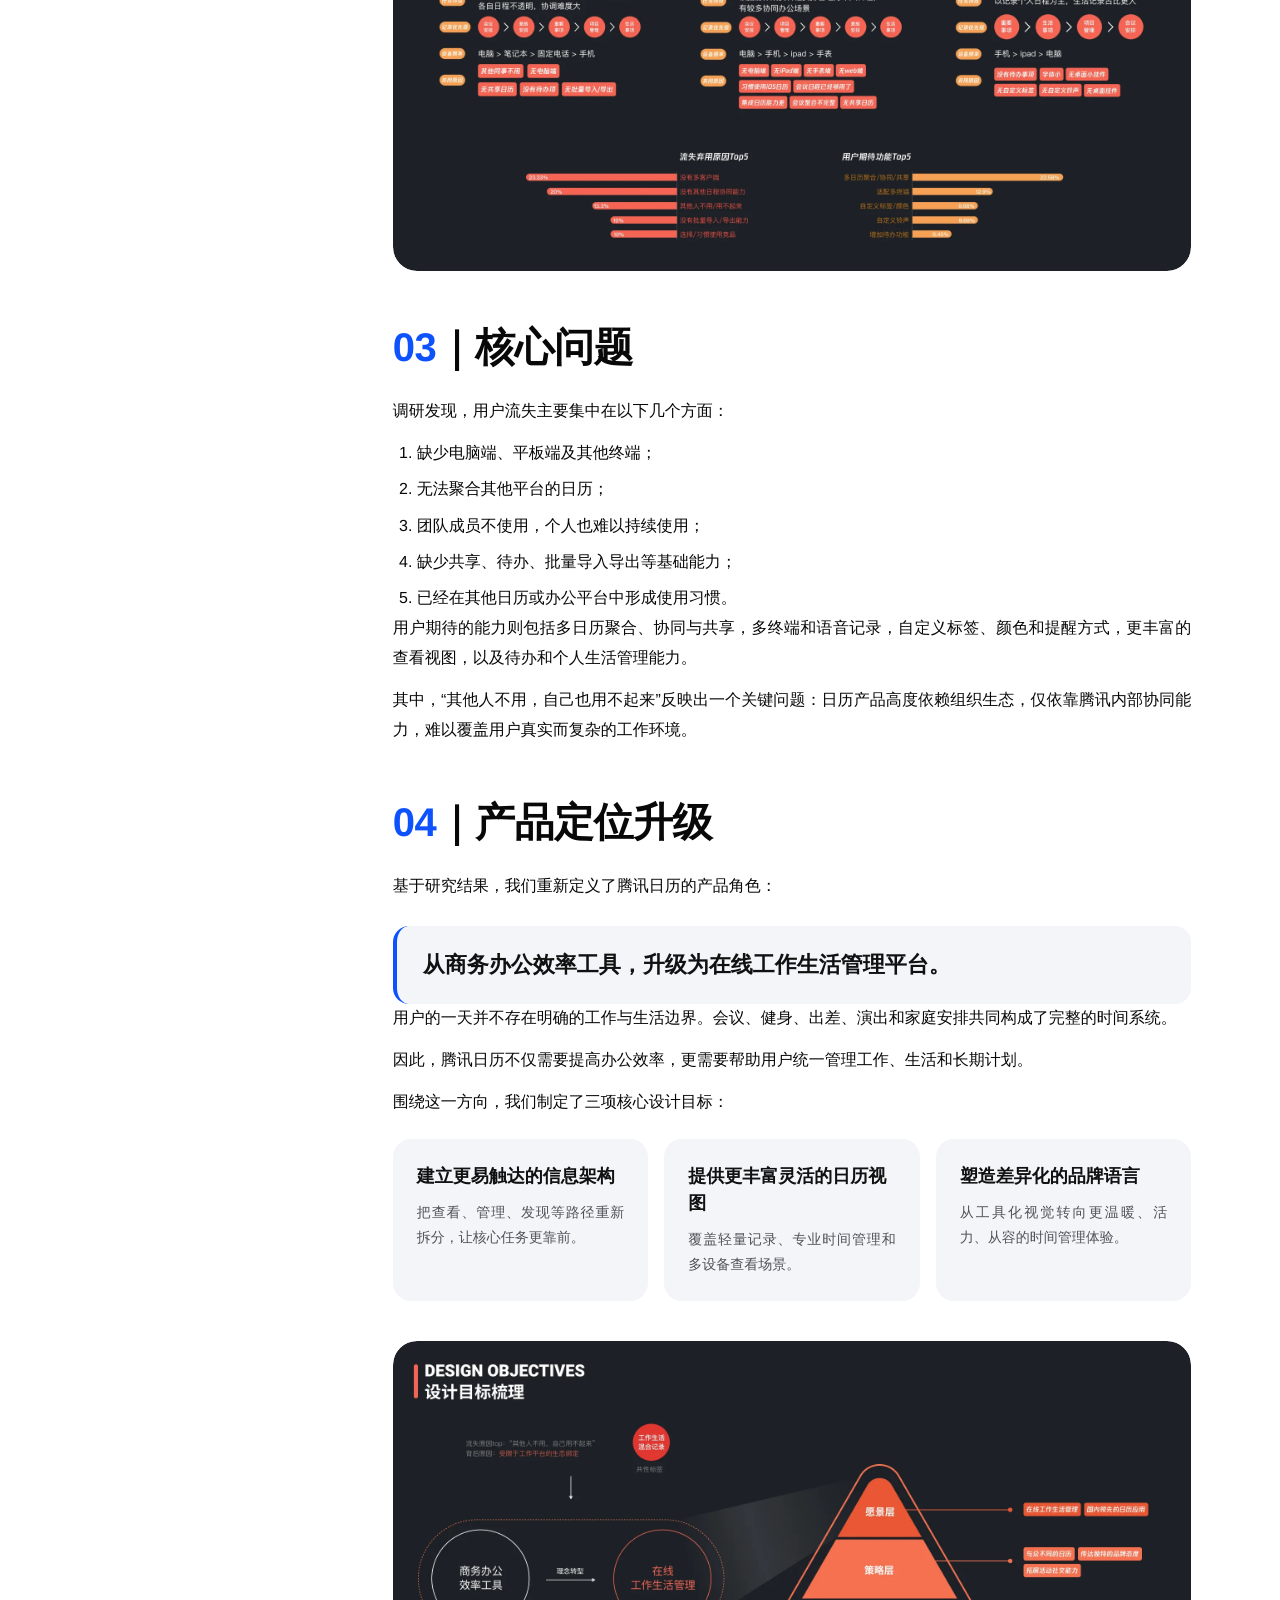
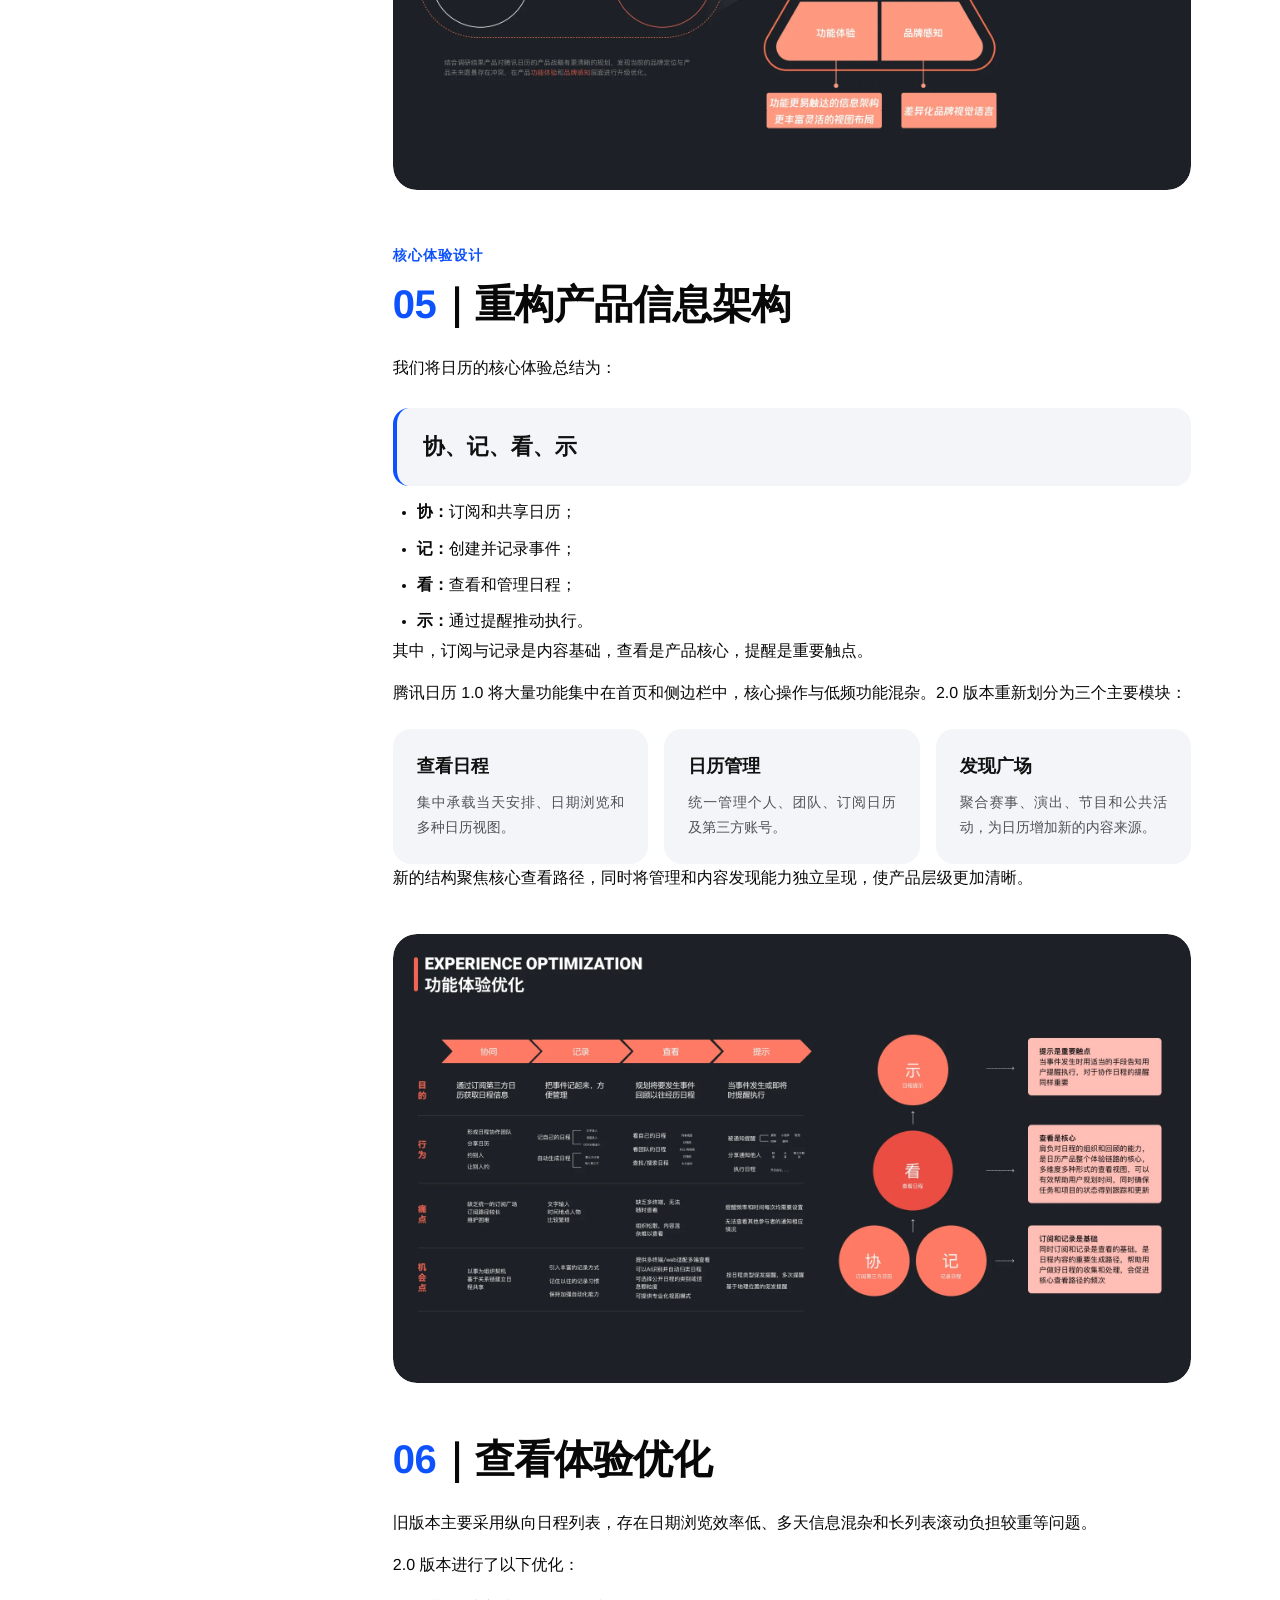
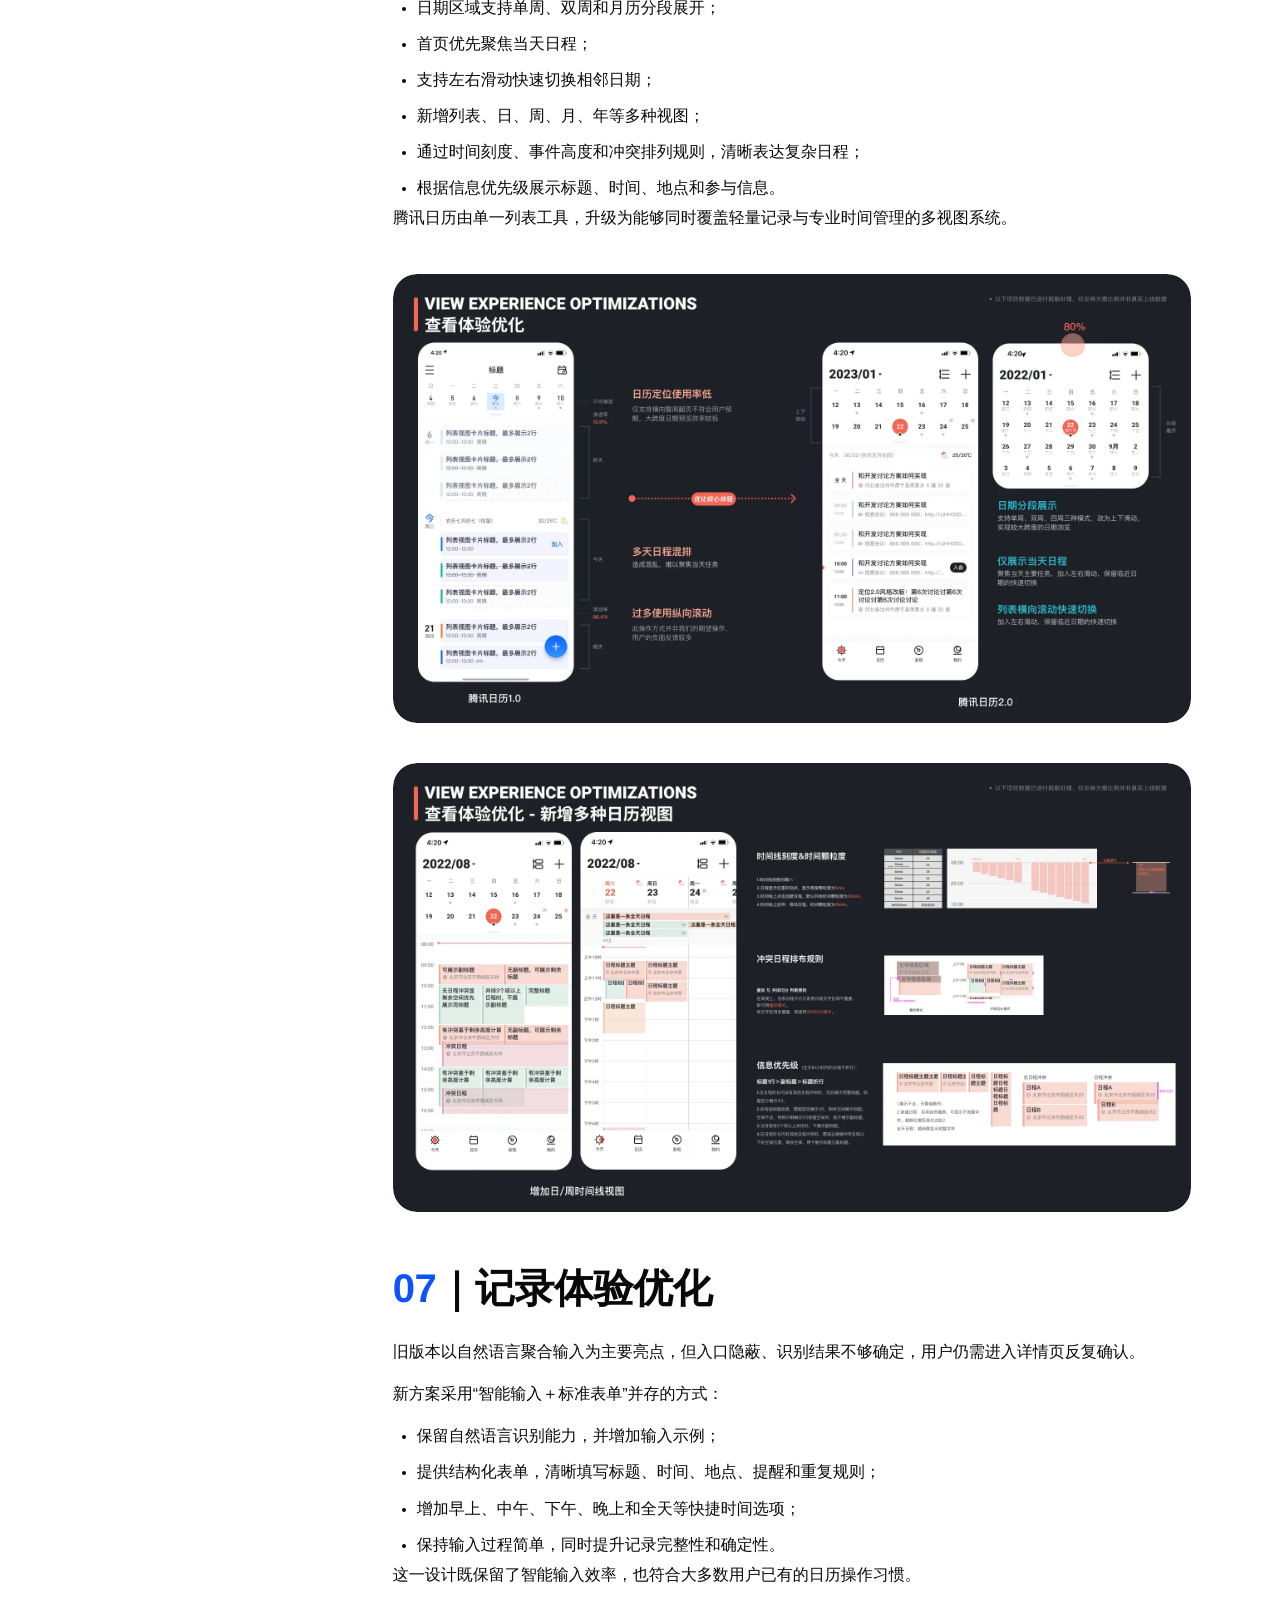
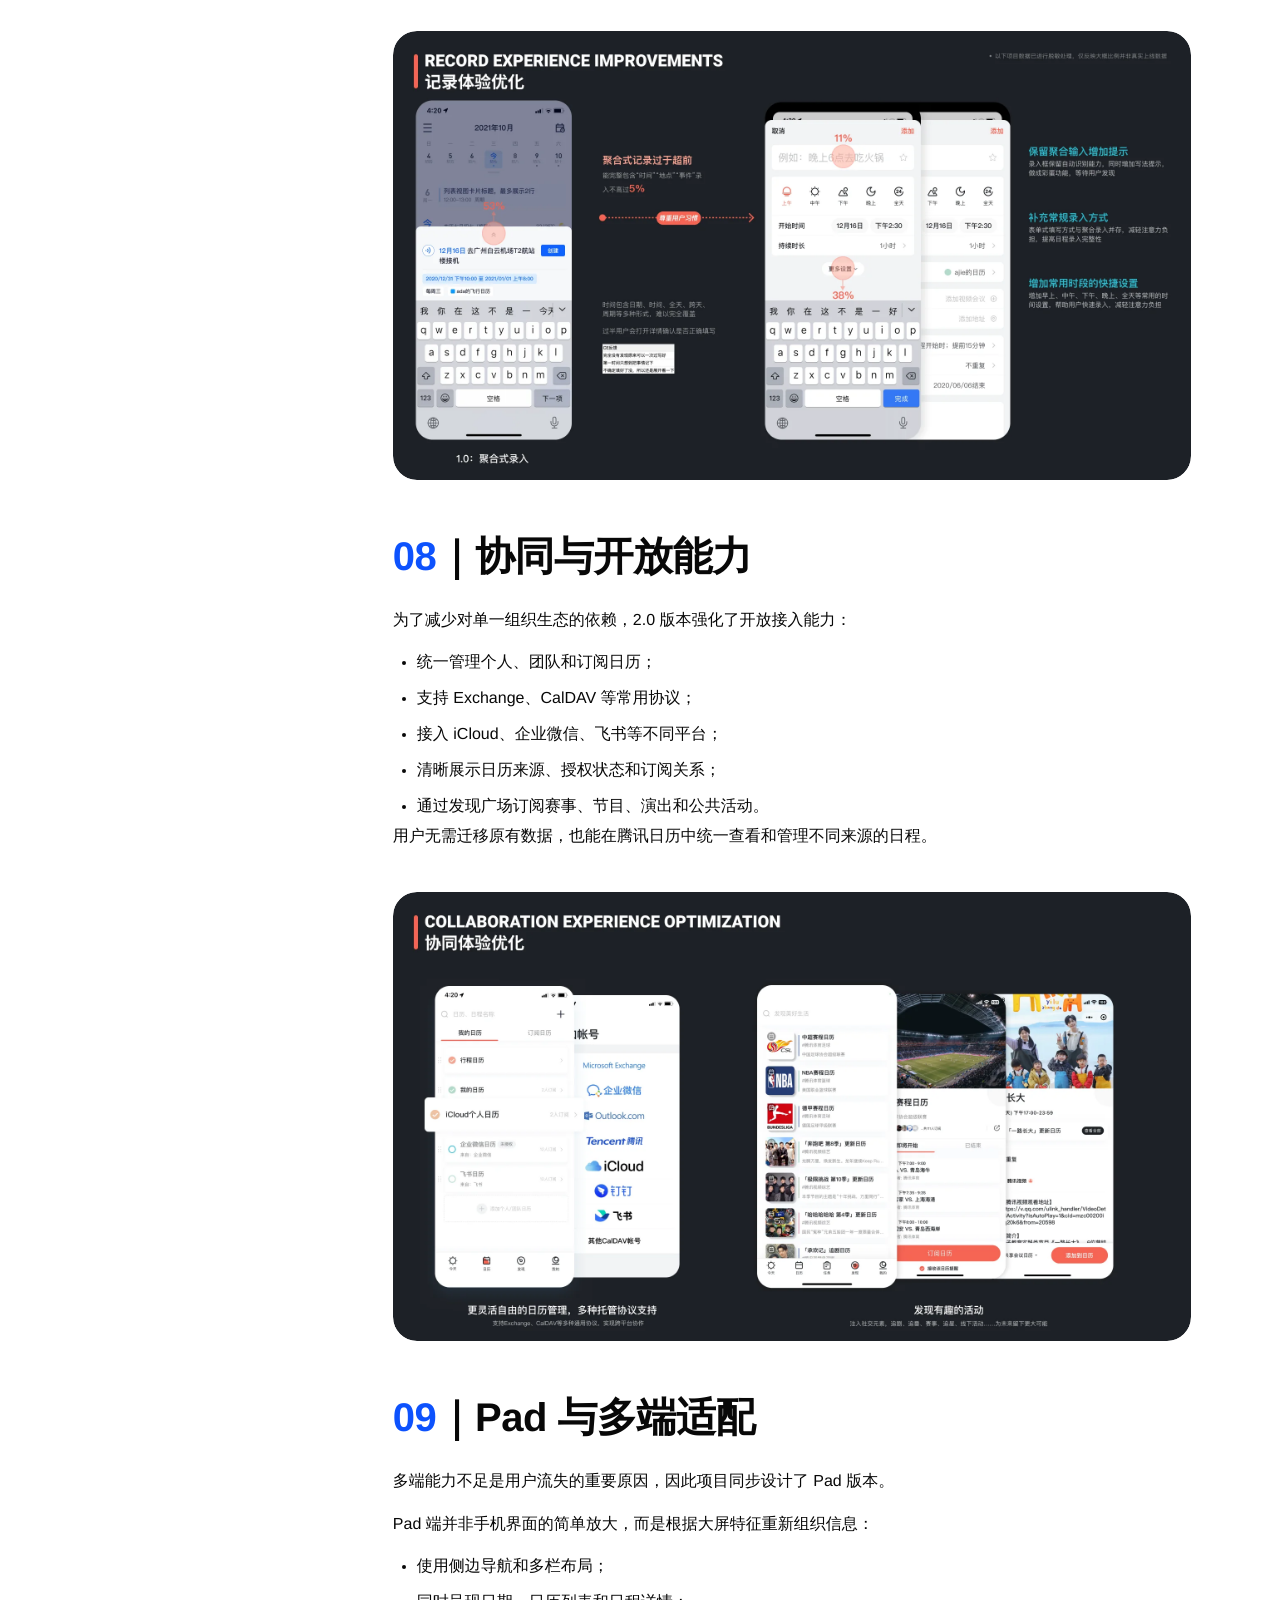
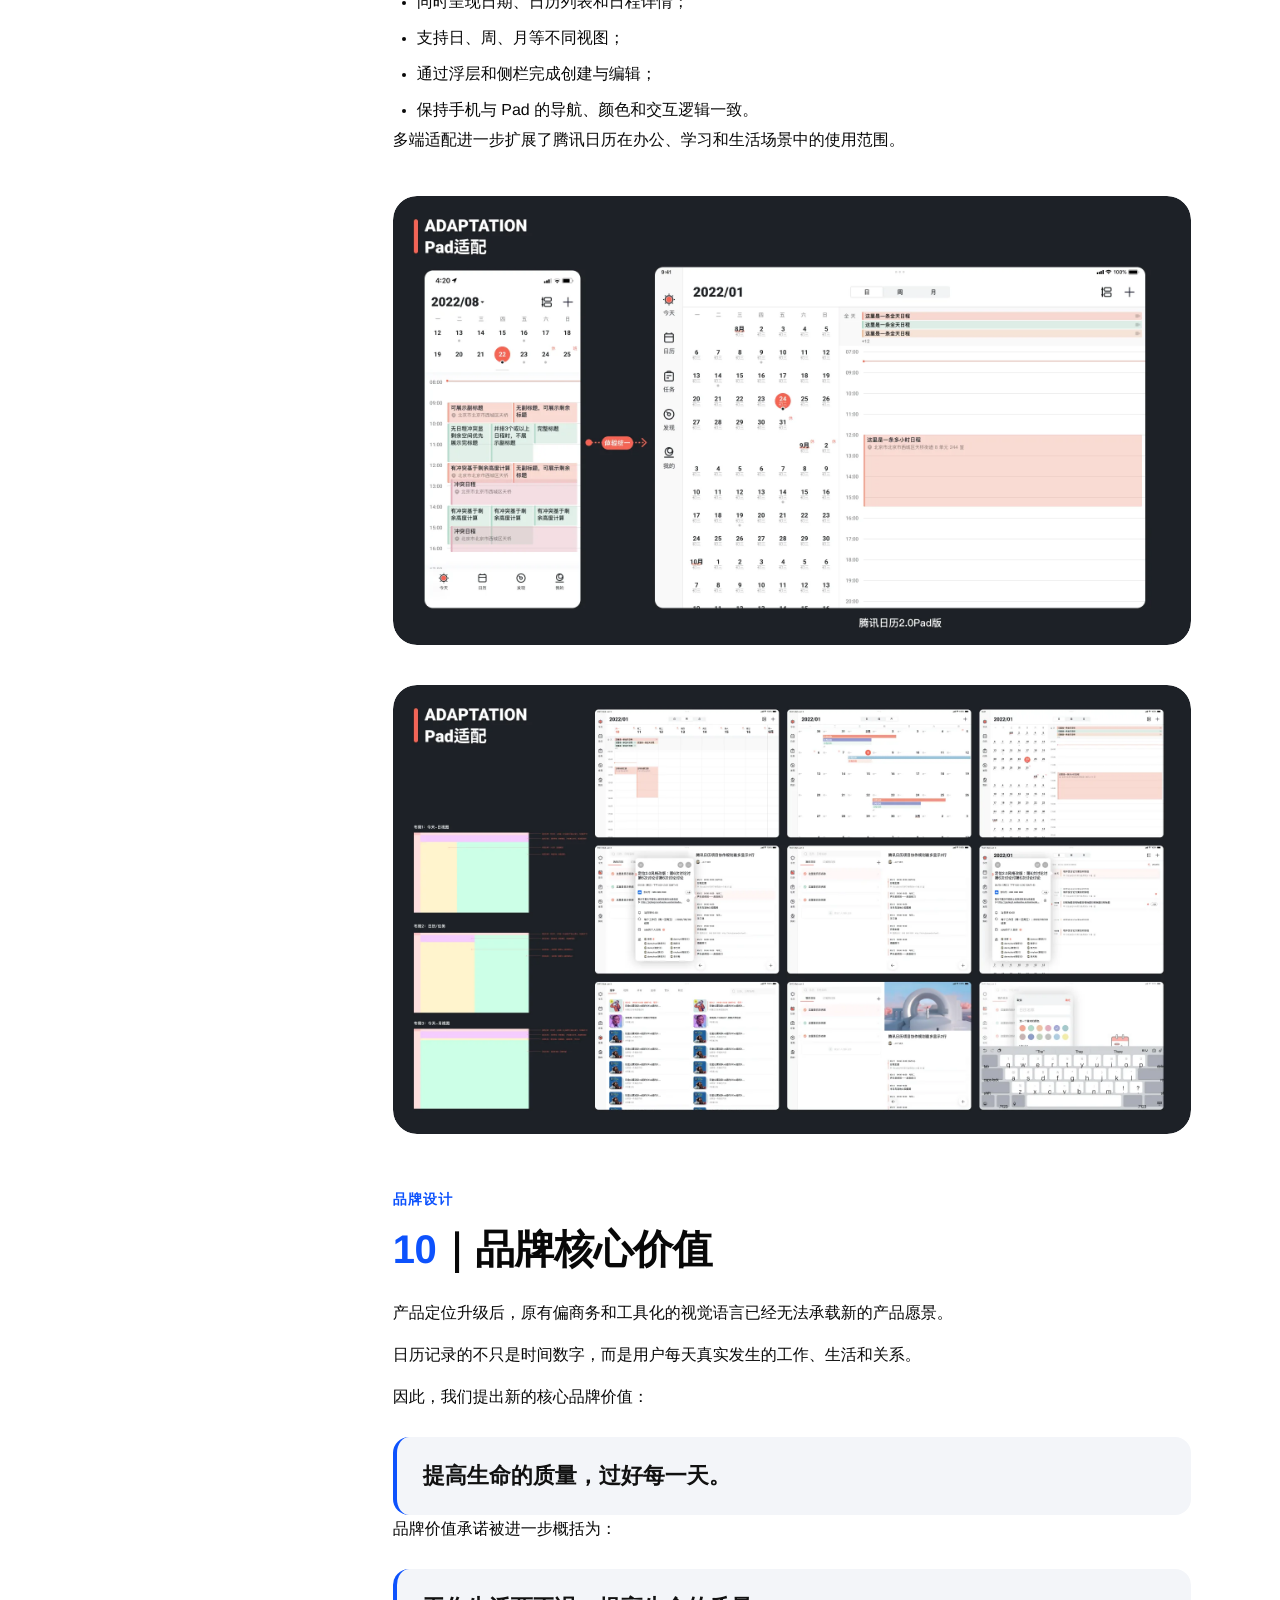
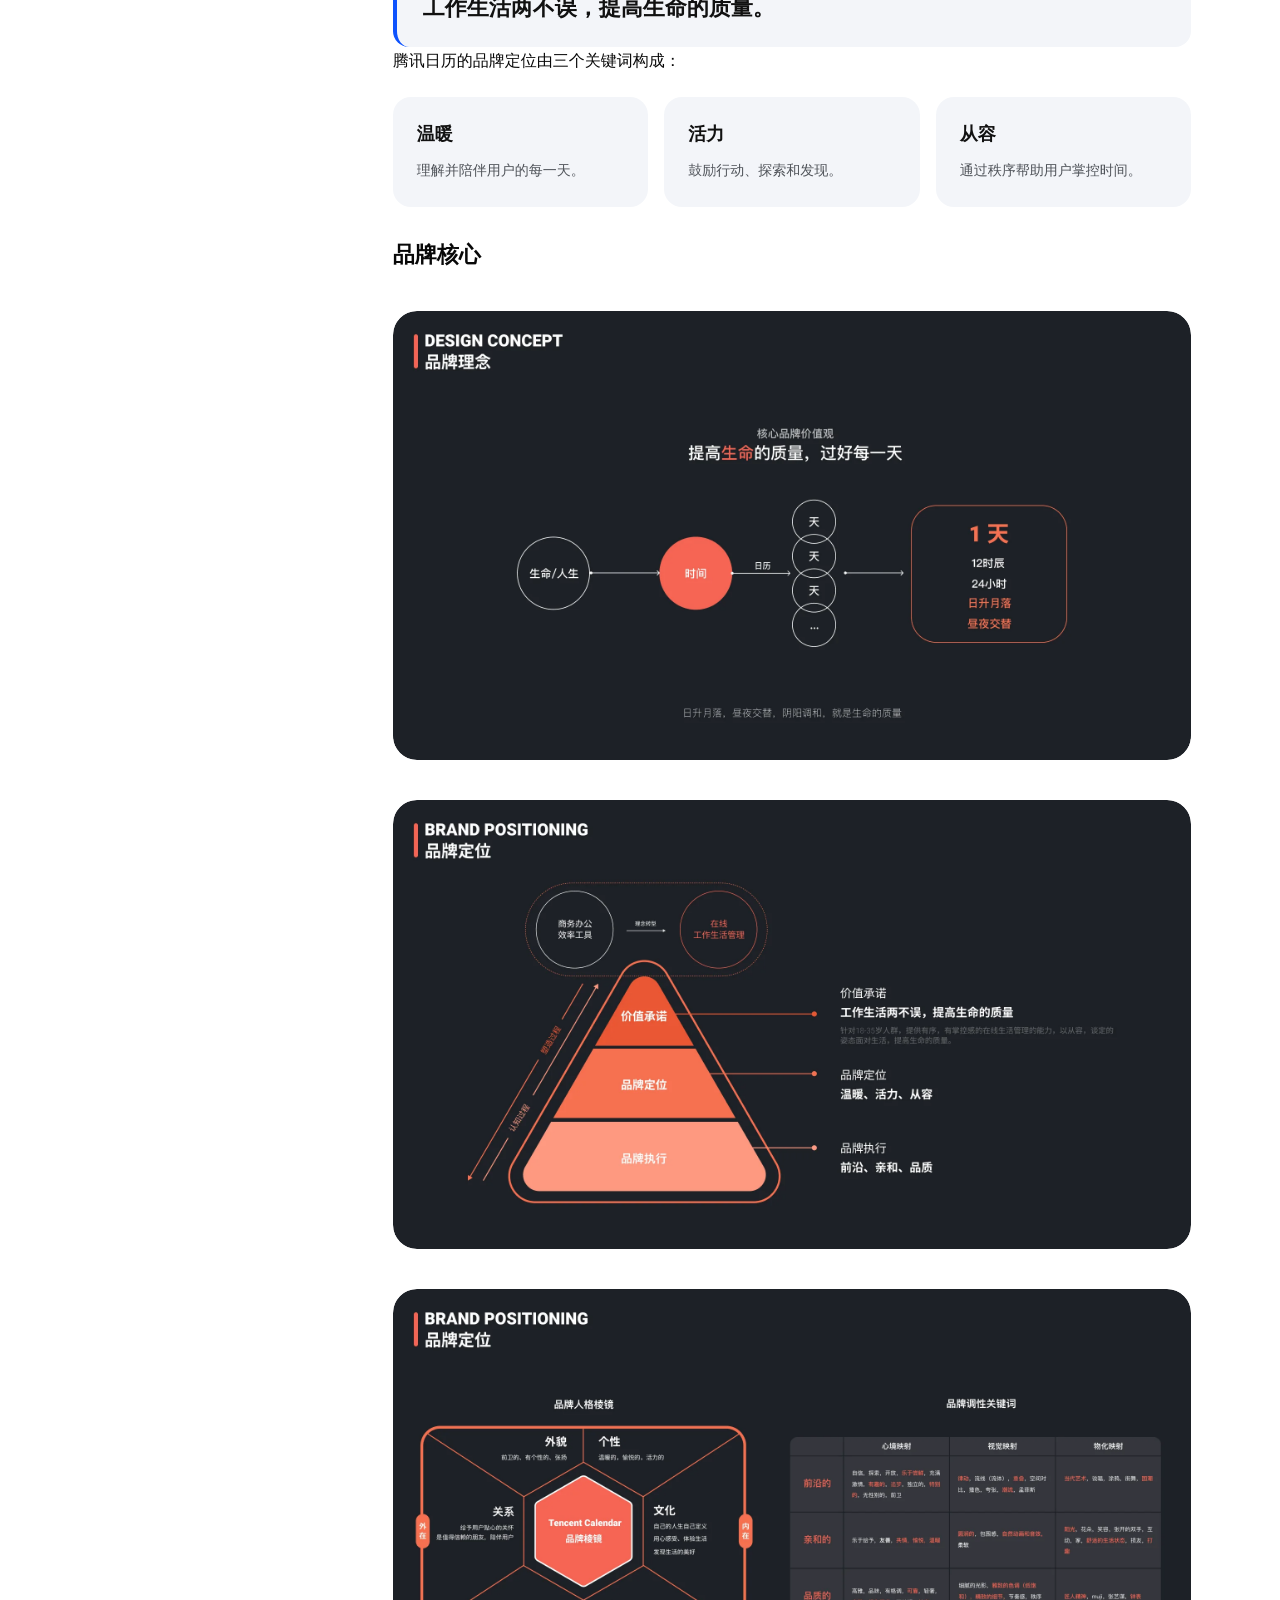
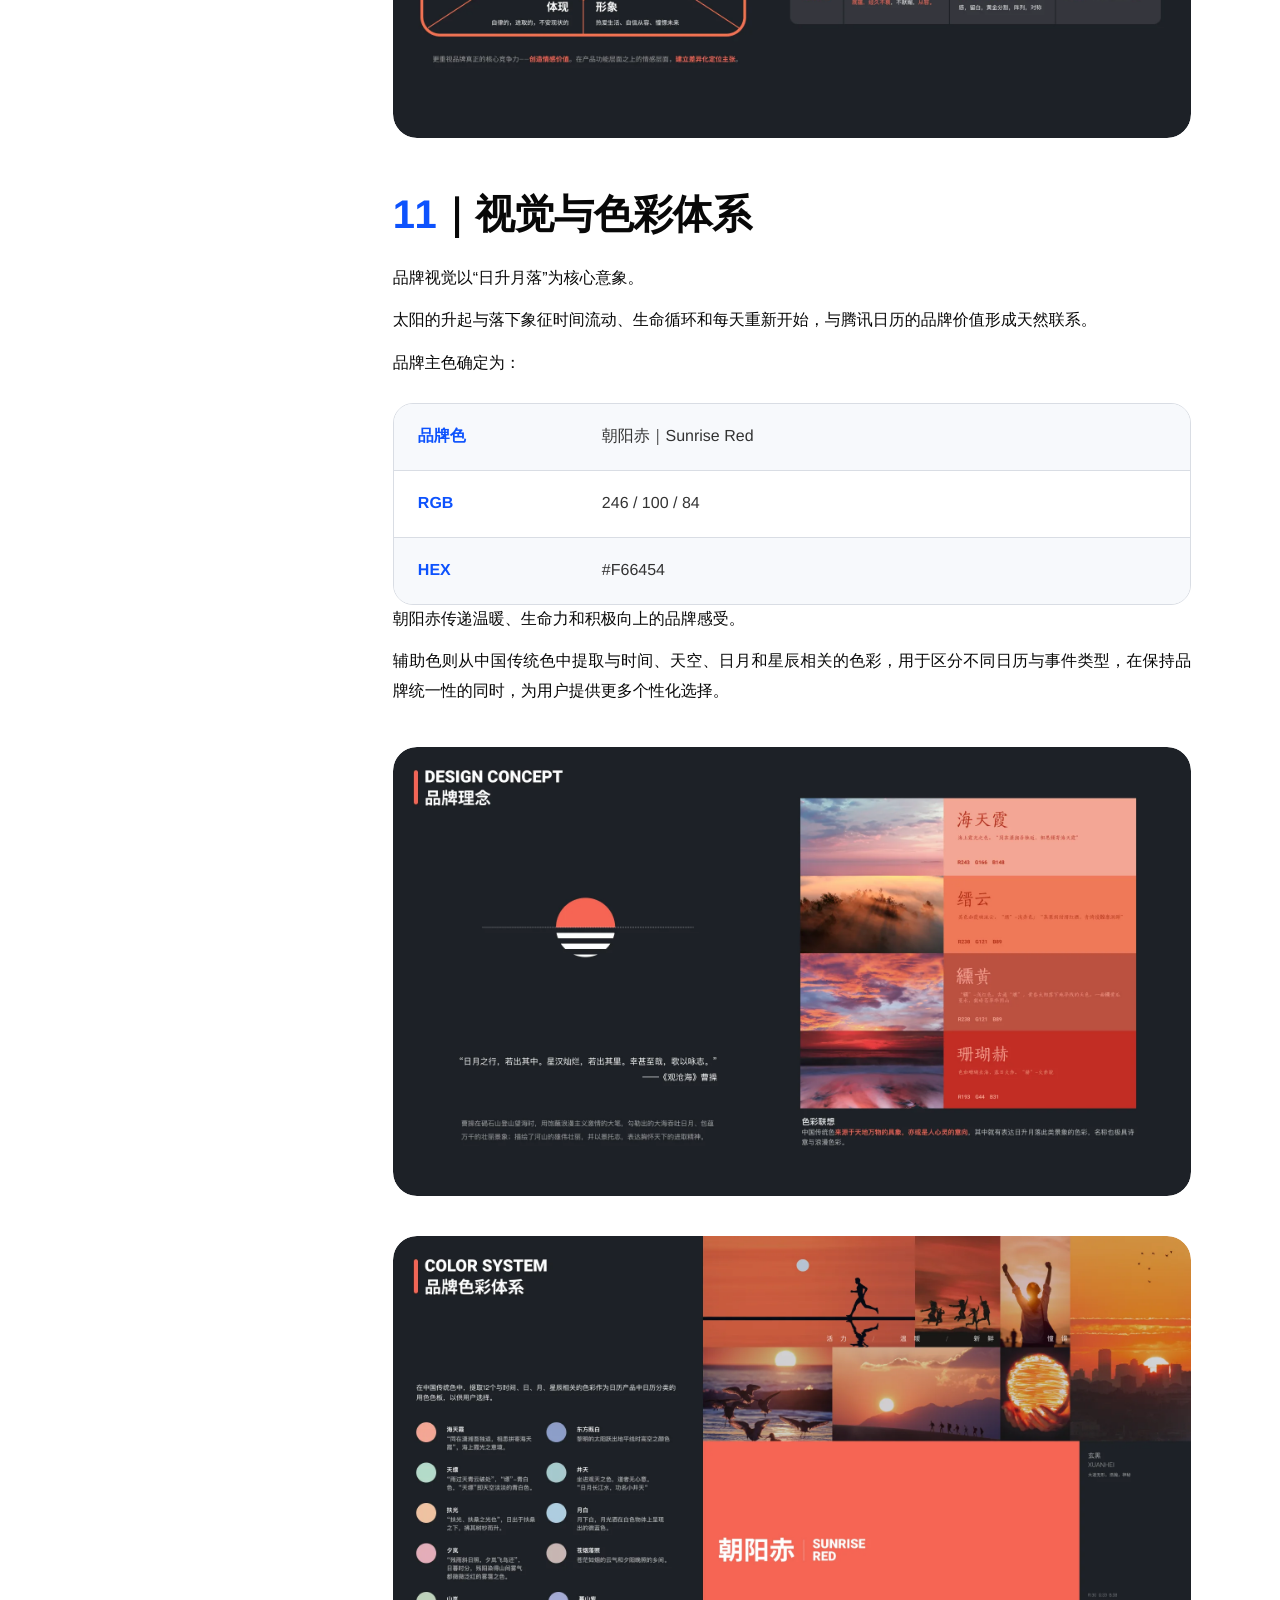
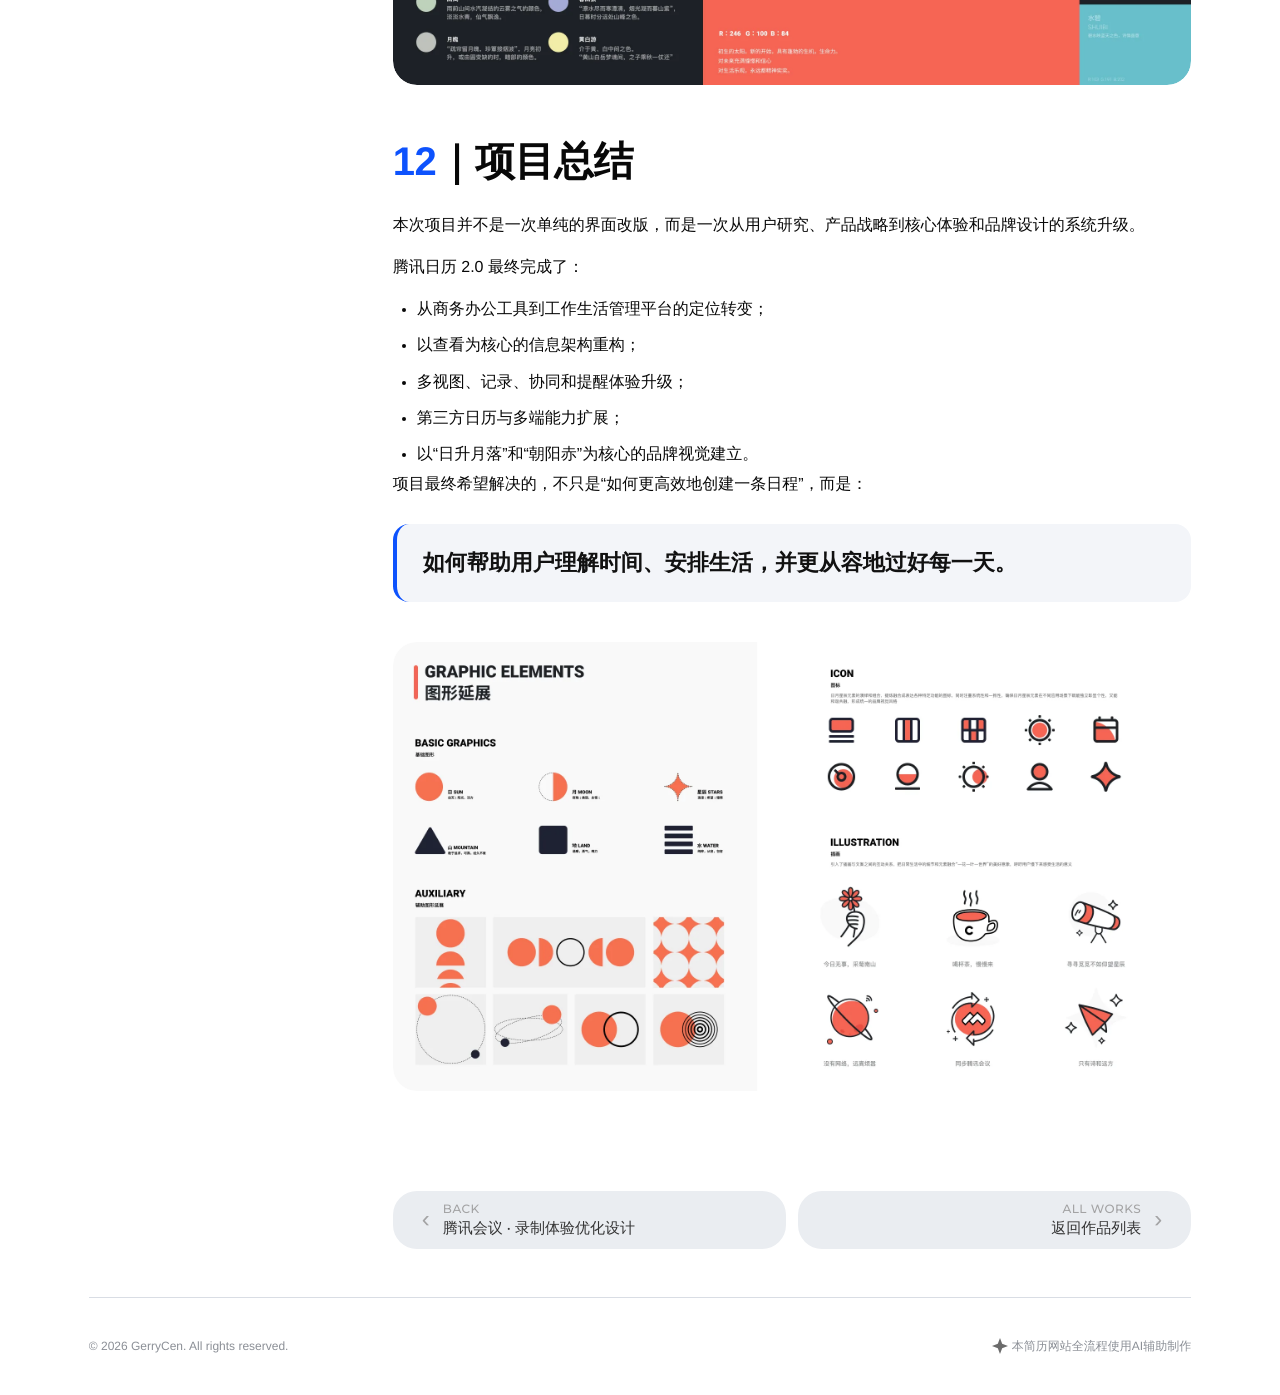
<file: project-tencent-calendar.html>
<!doctype html>
<html lang="zh-CN">
  <head>
    <meta charset="UTF-8" />
    <meta name="viewport" content="width=device-width, initial-scale=1.0" />
    <title>腾讯日历 2.0 项目设计总结</title>
    <meta
      name="description"
      content="腾讯日历 2.0 项目设计总结，包含用户研究、产品定位、信息架构、多视图体验、多端适配与品牌视觉升级。"
    />
    <link rel="stylesheet" href="./styles.css" />
  </head>
  <body class="project-page">
    <header class="site-header" aria-label="主导航">
      <div class="header-inner">
        <a class="brand" href="./index.html#top" aria-label="回到首页">Gerry · U<span>E</span></a>
        <nav class="nav-links" aria-label="页面导航">
          <a href="./index.html#about">关于我</a>
          <a href="./index.html#experience">个人经历</a>
          <a href="./index.html#works">作品</a>
        </nav>
        <a class="talk-button" href="./index.html#contact">
          <span>来聊聊</span>
          <img src="./assets/arrow-down.svg" alt="" />
        </a>
      </div>
    </header>

    <main class="project-main">
      <div class="project-shell">
        <aside class="project-toc" aria-label="项目目录">
          <img class="project-toc-cap" src="./assets/project-detail-nav-cap.svg" alt="" />
          <nav>
            <a class="active" href="#overview"><span></span>项目概述</a>
            <a href="#background"><span></span>项目背景</a>
            <a href="#research"><span></span>用户研究</a>
            <a href="#problems"><span></span>核心问题</a>
            <a href="#positioning"><span></span>产品定位</a>
            <a href="#architecture"><span></span>信息架构</a>
            <a href="#view"><span></span>查看体验</a>
            <a href="#record"><span></span>记录体验</a>
            <a href="#collaboration"><span></span>协同开放</a>
            <a href="#multi-device"><span></span>多端适配</a>
            <a href="#brand"><span></span>品牌价值</a>
            <a href="#visual"><span></span>视觉色彩</a>
            <a href="#summary"><span></span>项目总结</a>
          </nav>
        </aside>

        <article class="project-article">
          <section class="project-cover reveal">
            <img src="./assets/calendar-detail-00.webp" alt="腾讯日历 2.0 项目封面" width="1920" height="1080" decoding="async" loading="eager" fetchpriority="high">
          </section>

          <section class="project-section reveal" id="overview">
            <p class="project-eyebrow">从办公效率工具，到在线工作生活管理平台</p>
            <h2>项目概述</h2>
            <p>
              腾讯日历依托腾讯会议与微信生态，具备会议联动、社交关系连接等优势，但在实际使用中仍存在基础能力不完整、协作链路单一、多端覆盖不足及新增用户留存偏低等问题。
            </p>
            <p>
              本次项目以“<strong>新增用户为何流失</strong>”为切入点，通过行业研究、竞品分析和用户访谈，重新梳理产品定位与核心体验，并完成信息架构、查看、记录、协同、多端适配和品牌视觉的系统升级。
            </p>
            <figure>
              <img src="./assets/calendar-detail-01.webp" alt="腾讯日历项目概述" width="1920" height="1080" decoding="async" loading="lazy">
            </figure>
          </section>

          <section class="project-section reveal" id="background">
            <h2><span>01</span>｜项目背景</h2>
            <p>移动办公正在从单一工具时代进入生态协作时代。日历也不再只是记录时间的工具，而是连接会议、任务、团队协作和个人生活的重要入口。</p>
            <p>腾讯日历虽然拥有腾讯生态优势，但产品仍存在以下问题：</p>
            <ul>
              <li>基础功能之间缺少联动；</li>
              <li>协作能力过度依赖腾讯生态；</li>
              <li>缺少电脑、平板、手表等多端支持；</li>
              <li>产品偏向商务办公，难以覆盖生活管理需求；</li>
              <li>用户进入产品后，难以形成持续使用习惯。</li>
            </ul>
            <blockquote class="project-quote">为什么用户开始使用腾讯日历，却没有长期留下来？</blockquote>
          </section>

          <section class="project-section reveal" id="research">
            <h2><span>02</span>｜用户研究</h2>
            <p>项目研究阶段持续三周，由两名设计师和三名产品成员共同参与，完成了：</p>
            <ul>
              <li>8 场有效深度访谈；</li>
              <li>80 次有效电话回访；</li>
              <li>用户招募、访谈提纲及原始记录整理；</li>
              <li>用户画像、流失原因和需求数据分析；</li>
              <li>完整的流失用户研究报告。</li>
            </ul>
            <p>研究覆盖三类典型用户：</p>
            <div class="project-callout-grid">
              <div>
                <h3>复杂事务协调者</h3>
                <p>以 HR、助理和行政人员为代表，需要同时管理会议、差旅、项目及多人安排，重视共享日历和团队协同。</p>
              </div>
              <div>
                <h3>团队与项目管理者</h3>
                <p>以产品经理、项目负责人和教师为代表，需要跨设备查看个人及成员日程，对多端能力和会议信息整合要求较高。</p>
              </div>
              <div>
                <h3>个人生活管理者</h3>
                <p>以设计师、学生和自由职业者为代表，更关注个人计划、生活记录、视觉表现及自定义能力。</p>
              </div>
            </div>
            <blockquote class="project-quote">重视秩序与计划，依赖多个终端，并倾向于将工作和生活记录在同一个时间系统中。</blockquote>
            <figure>
              <img src="./assets/calendar-detail-03.webp" alt="腾讯日历用户研究与用户画像" width="1920" height="1080" decoding="async" loading="lazy">
            </figure>
            <figure>
              <img src="./assets/calendar-detail-04.webp" alt="腾讯日历用户研究问题梳理" width="1920" height="1080" decoding="async" loading="lazy">
            </figure>
          </section>

          <section class="project-section reveal" id="problems">
            <h2><span>03</span>｜核心问题</h2>
            <p>调研发现，用户流失主要集中在以下几个方面：</p>
            <ol>
              <li>缺少电脑端、平板端及其他终端；</li>
              <li>无法聚合其他平台的日历；</li>
              <li>团队成员不使用，个人也难以持续使用；</li>
              <li>缺少共享、待办、批量导入导出等基础能力；</li>
              <li>已经在其他日历或办公平台中形成使用习惯。</li>
            </ol>
            <p>用户期待的能力则包括多日历聚合、协同与共享，多终端和语音记录，自定义标签、颜色和提醒方式，更丰富的查看视图，以及待办和个人生活管理能力。</p>
            <p>
              其中，“其他人不用，自己也用不起来”反映出一个关键问题：日历产品高度依赖组织生态，仅依靠腾讯内部协同能力，难以覆盖用户真实而复杂的工作环境。
            </p>
          </section>

          <section class="project-section reveal" id="positioning">
            <h2><span>04</span>｜产品定位升级</h2>
            <p>基于研究结果，我们重新定义了腾讯日历的产品角色：</p>
            <blockquote class="project-quote">从商务办公效率工具，升级为在线工作生活管理平台。</blockquote>
            <p>用户的一天并不存在明确的工作与生活边界。会议、健身、出差、演出和家庭安排共同构成了完整的时间系统。</p>
            <p>因此，腾讯日历不仅需要提高办公效率，更需要帮助用户统一管理工作、生活和长期计划。</p>
            <p>围绕这一方向，我们制定了三项核心设计目标：</p>
            <div class="project-callout-grid project-callout-three">
              <div>
                <h3>建立更易触达的信息架构</h3>
                <p>把查看、管理、发现等路径重新拆分，让核心任务更靠前。</p>
              </div>
              <div>
                <h3>提供更丰富灵活的日历视图</h3>
                <p>覆盖轻量记录、专业时间管理和多设备查看场景。</p>
              </div>
              <div>
                <h3>塑造差异化的品牌语言</h3>
                <p>从工具化视觉转向更温暖、活力、从容的时间管理体验。</p>
              </div>
            </div>
            <figure>
              <img src="./assets/calendar-detail-05.webp" alt="腾讯日历产品定位升级" width="1920" height="1080" decoding="async" loading="lazy">
            </figure>
          </section>

          <section class="project-section reveal" id="architecture">
            <p class="project-eyebrow">核心体验设计</p>
            <h2><span>05</span>｜重构产品信息架构</h2>
            <p>我们将日历的核心体验总结为：</p>
            <blockquote class="project-quote">协、记、看、示</blockquote>
            <ul>
              <li><strong>协：</strong>订阅和共享日历；</li>
              <li><strong>记：</strong>创建并记录事件；</li>
              <li><strong>看：</strong>查看和管理日程；</li>
              <li><strong>示：</strong>通过提醒推动执行。</li>
            </ul>
            <p>其中，订阅与记录是内容基础，查看是产品核心，提醒是重要触点。</p>
            <p>腾讯日历 1.0 将大量功能集中在首页和侧边栏中，核心操作与低频功能混杂。2.0 版本重新划分为三个主要模块：</p>
            <div class="project-callout-grid project-callout-three">
              <div>
                <h3>查看日程</h3>
                <p>集中承载当天安排、日期浏览和多种日历视图。</p>
              </div>
              <div>
                <h3>日历管理</h3>
                <p>统一管理个人、团队、订阅日历及第三方账号。</p>
              </div>
              <div>
                <h3>发现广场</h3>
                <p>聚合赛事、演出、节目和公共活动，为日历增加新的内容来源。</p>
              </div>
            </div>
            <p>新的结构聚焦核心查看路径，同时将管理和内容发现能力独立呈现，使产品层级更加清晰。</p>
            <figure>
              <img src="./assets/calendar-detail-07.webp" alt="腾讯日历核心模块规划" width="1920" height="1080" decoding="async" loading="lazy">
            </figure>
          </section>

          <section class="project-section reveal" id="view">
            <h2><span>06</span>｜查看体验优化</h2>
            <p>旧版本主要采用纵向日程列表，存在日期浏览效率低、多天信息混杂和长列表滚动负担较重等问题。</p>
            <p>2.0 版本进行了以下优化：</p>
            <ul>
              <li>日期区域支持单周、双周和月历分段展开；</li>
              <li>首页优先聚焦当天日程；</li>
              <li>支持左右滑动快速切换相邻日期；</li>
              <li>新增列表、日、周、月、年等多种视图；</li>
              <li>通过时间刻度、事件高度和冲突排列规则，清晰表达复杂日程；</li>
              <li>根据信息优先级展示标题、时间、地点和参与信息。</li>
            </ul>
            <p>腾讯日历由单一列表工具，升级为能够同时覆盖轻量记录与专业时间管理的多视图系统。</p>
            <figure>
              <img src="./assets/calendar-detail-09.webp" alt="腾讯日历查看体验优化" width="1920" height="1080" decoding="async" loading="lazy">
            </figure>
            <figure>
              <img src="./assets/calendar-detail-10.webp" alt="腾讯日历查看体验的多视图方案" width="1920" height="1080" decoding="async" loading="lazy">
            </figure>
          </section>

          <section class="project-section reveal" id="record">
            <h2><span>07</span>｜记录体验优化</h2>
            <p>旧版本以自然语言聚合输入为主要亮点，但入口隐蔽、识别结果不够确定，用户仍需进入详情页反复确认。</p>
            <p>新方案采用“智能输入＋标准表单”并存的方式：</p>
            <ul>
              <li>保留自然语言识别能力，并增加输入示例；</li>
              <li>提供结构化表单，清晰填写标题、时间、地点、提醒和重复规则；</li>
              <li>增加早上、中午、下午、晚上和全天等快捷时间选项；</li>
              <li>保持输入过程简单，同时提升记录完整性和确定性。</li>
            </ul>
            <p>这一设计既保留了智能输入效率，也符合大多数用户已有的日历操作习惯。</p>
            <figure>
              <img src="./assets/calendar-detail-11.webp" alt="腾讯日历记录体验优化" width="1920" height="1080" decoding="async" loading="lazy">
            </figure>
          </section>

          <section class="project-section reveal" id="collaboration">
            <h2><span>08</span>｜协同与开放能力</h2>
            <p>为了减少对单一组织生态的依赖，2.0 版本强化了开放接入能力：</p>
            <ul>
              <li>统一管理个人、团队和订阅日历；</li>
              <li>支持 Exchange、CalDAV 等常用协议；</li>
              <li>接入 iCloud、企业微信、飞书等不同平台；</li>
              <li>清晰展示日历来源、授权状态和订阅关系；</li>
              <li>通过发现广场订阅赛事、节目、演出和公共活动。</li>
            </ul>
            <p>用户无需迁移原有数据，也能在腾讯日历中统一查看和管理不同来源的日程。</p>
            <figure>
              <img src="./assets/calendar-detail-12.webp" alt="腾讯日历协同与开放能力" width="1920" height="1080" decoding="async" loading="lazy">
            </figure>
          </section>

          <section class="project-section reveal" id="multi-device">
            <h2><span>09</span>｜Pad 与多端适配</h2>
            <p>多端能力不足是用户流失的重要原因，因此项目同步设计了 Pad 版本。</p>
            <p>Pad 端并非手机界面的简单放大，而是根据大屏特征重新组织信息：</p>
            <ul>
              <li>使用侧边导航和多栏布局；</li>
              <li>同时呈现日期、日历列表和日程详情；</li>
              <li>支持日、周、月等不同视图；</li>
              <li>通过浮层和侧栏完成创建与编辑；</li>
              <li>保持手机与 Pad 的导航、颜色和交互逻辑一致。</li>
            </ul>
            <p>多端适配进一步扩展了腾讯日历在办公、学习和生活场景中的使用范围。</p>
            <figure>
              <img src="./assets/calendar-detail-13.webp" alt="腾讯日历 Pad 多端适配" width="1920" height="1080" decoding="async" loading="lazy">
            </figure>
            <figure>
              <img src="./assets/calendar-detail-14.webp" alt="腾讯日历多端布局方案" width="1920" height="1080" decoding="async" loading="lazy">
            </figure>
          </section>

          <section class="project-section reveal" id="brand">
            <p class="project-eyebrow">品牌设计</p>
            <h2><span>10</span>｜品牌核心价值</h2>
            <p>产品定位升级后，原有偏商务和工具化的视觉语言已经无法承载新的产品愿景。</p>
            <p>日历记录的不只是时间数字，而是用户每天真实发生的工作、生活和关系。</p>
            <p>因此，我们提出新的核心品牌价值：</p>
            <blockquote class="project-quote">提高生命的质量，过好每一天。</blockquote>
            <p>品牌价值承诺被进一步概括为：</p>
            <blockquote class="project-quote">工作生活两不误，提高生命的质量。</blockquote>
            <p>腾讯日历的品牌定位由三个关键词构成：</p>
            <div class="project-callout-grid project-callout-three">
              <div>
                <h3>温暖</h3>
                <p>理解并陪伴用户的每一天。</p>
              </div>
              <div>
                <h3>活力</h3>
                <p>鼓励行动、探索和发现。</p>
              </div>
              <div>
                <h3>从容</h3>
                <p>通过秩序帮助用户掌控时间。</p>
              </div>
            </div>
            <h3>品牌核心</h3>
            <figure>
              <img src="./assets/calendar-detail-16-1.webp" alt="腾讯日历品牌核心一" width="1920" height="1080" decoding="async" loading="lazy">
            </figure>
            <figure>
              <img src="./assets/calendar-detail-16.webp" alt="腾讯日历品牌核心二" width="1920" height="1080" decoding="async" loading="lazy">
            </figure>
            <figure>
              <img src="./assets/calendar-detail-17.webp" alt="腾讯日历品牌核心三" width="1920" height="1080" decoding="async" loading="lazy">
            </figure>
          </section>

          <section class="project-section reveal" id="visual">
            <h2><span>11</span>｜视觉与色彩体系</h2>
            <p>品牌视觉以“日升月落”为核心意象。</p>
            <p>太阳的升起与落下象征时间流动、生命循环和每天重新开始，与腾讯日历的品牌价值形成天然联系。</p>
            <p>品牌主色确定为：</p>
            <div class="project-result-table" role="table" aria-label="腾讯日历品牌主色">
              <div><strong>品牌色</strong><span>朝阳赤｜Sunrise Red</span></div>
              <div><strong>RGB</strong><span>246 / 100 / 84</span></div>
              <div><strong>HEX</strong><span>#F66454</span></div>
            </div>
            <p>朝阳赤传递温暖、生命力和积极向上的品牌感受。</p>
            <p>辅助色则从中国传统色中提取与时间、天空、日月和星辰相关的色彩，用于区分不同日历与事件类型，在保持品牌统一性的同时，为用户提供更多个性化选择。</p>
            <figure>
              <img src="./assets/calendar-detail-18.webp" alt="腾讯日历色彩体系一" width="1920" height="1080" decoding="async" loading="lazy">
            </figure>
            <figure>
              <img src="./assets/calendar-detail-19.webp" alt="腾讯日历色彩体系二" width="1920" height="1080" decoding="async" loading="lazy">
            </figure>
          </section>

          <section class="project-section reveal" id="summary">
            <h2><span>12</span>｜项目总结</h2>
            <p>本次项目并不是一次单纯的界面改版，而是一次从用户研究、产品战略到核心体验和品牌设计的系统升级。</p>
            <p>腾讯日历 2.0 最终完成了：</p>
            <ul>
              <li>从商务办公工具到工作生活管理平台的定位转变；</li>
              <li>以查看为核心的信息架构重构；</li>
              <li>多视图、记录、协同和提醒体验升级；</li>
              <li>第三方日历与多端能力扩展；</li>
              <li>以“日升月落”和“朝阳赤”为核心的品牌视觉建立。</li>
            </ul>
            <p>项目最终希望解决的，不只是“如何更高效地创建一条日程”，而是：</p>
            <blockquote class="project-quote">如何帮助用户理解时间、安排生活，并更从容地过好每一天。</blockquote>
            <figure>
              <img src="./assets/calendar-detail-20.webp" alt="腾讯日历项目总结" width="1920" height="1080" decoding="async" loading="lazy">
            </figure>
          </section>

          <nav class="project-pager" aria-label="作品翻页">
            <a class="project-pager-link project-pager-back" href="./project-tencent-meeting.html">
              <span class="project-pager-arrow" aria-hidden="true">‹</span>
              <span class="project-pager-info">
                <span>Back</span>
                <strong>腾讯会议 · 录制体验优化设计</strong>
              </span>
            </a>
            <a class="project-pager-link project-pager-next" href="./index.html#works">
              <span class="project-pager-info">
                <span>All Works</span>
                <strong>返回作品列表</strong>
              </span>
              <span class="project-pager-arrow" aria-hidden="true">›</span>
            </a>
          </nav>
        </article>
      </div>

      <footer class="project-footer">
        <span>© 2026 GerryCen. All rights reserved.</span>
        <span><img src="./assets/star.svg" alt="" />本简历网站全流程使用AI辅助制作</span>
      </footer>
    </main>

    <script src="./script.js"></script>
  </body>
</html>
</file>
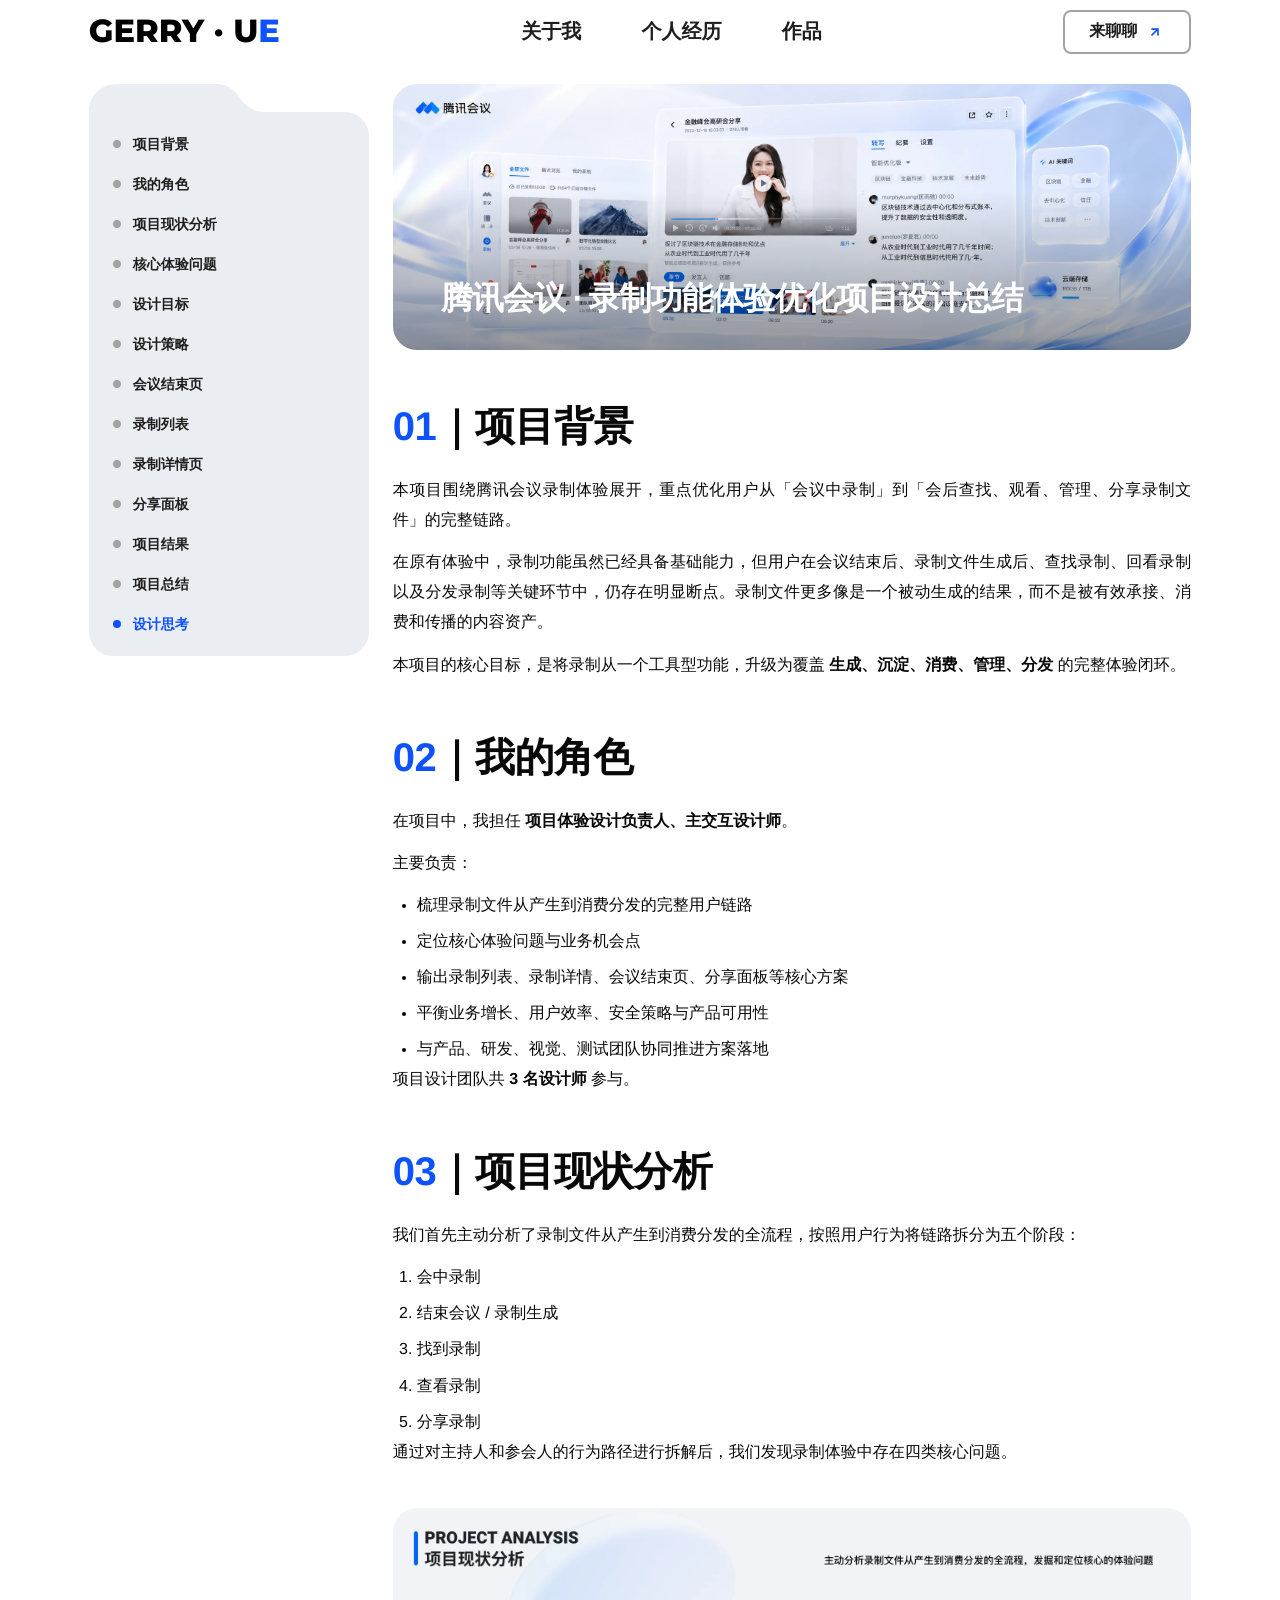
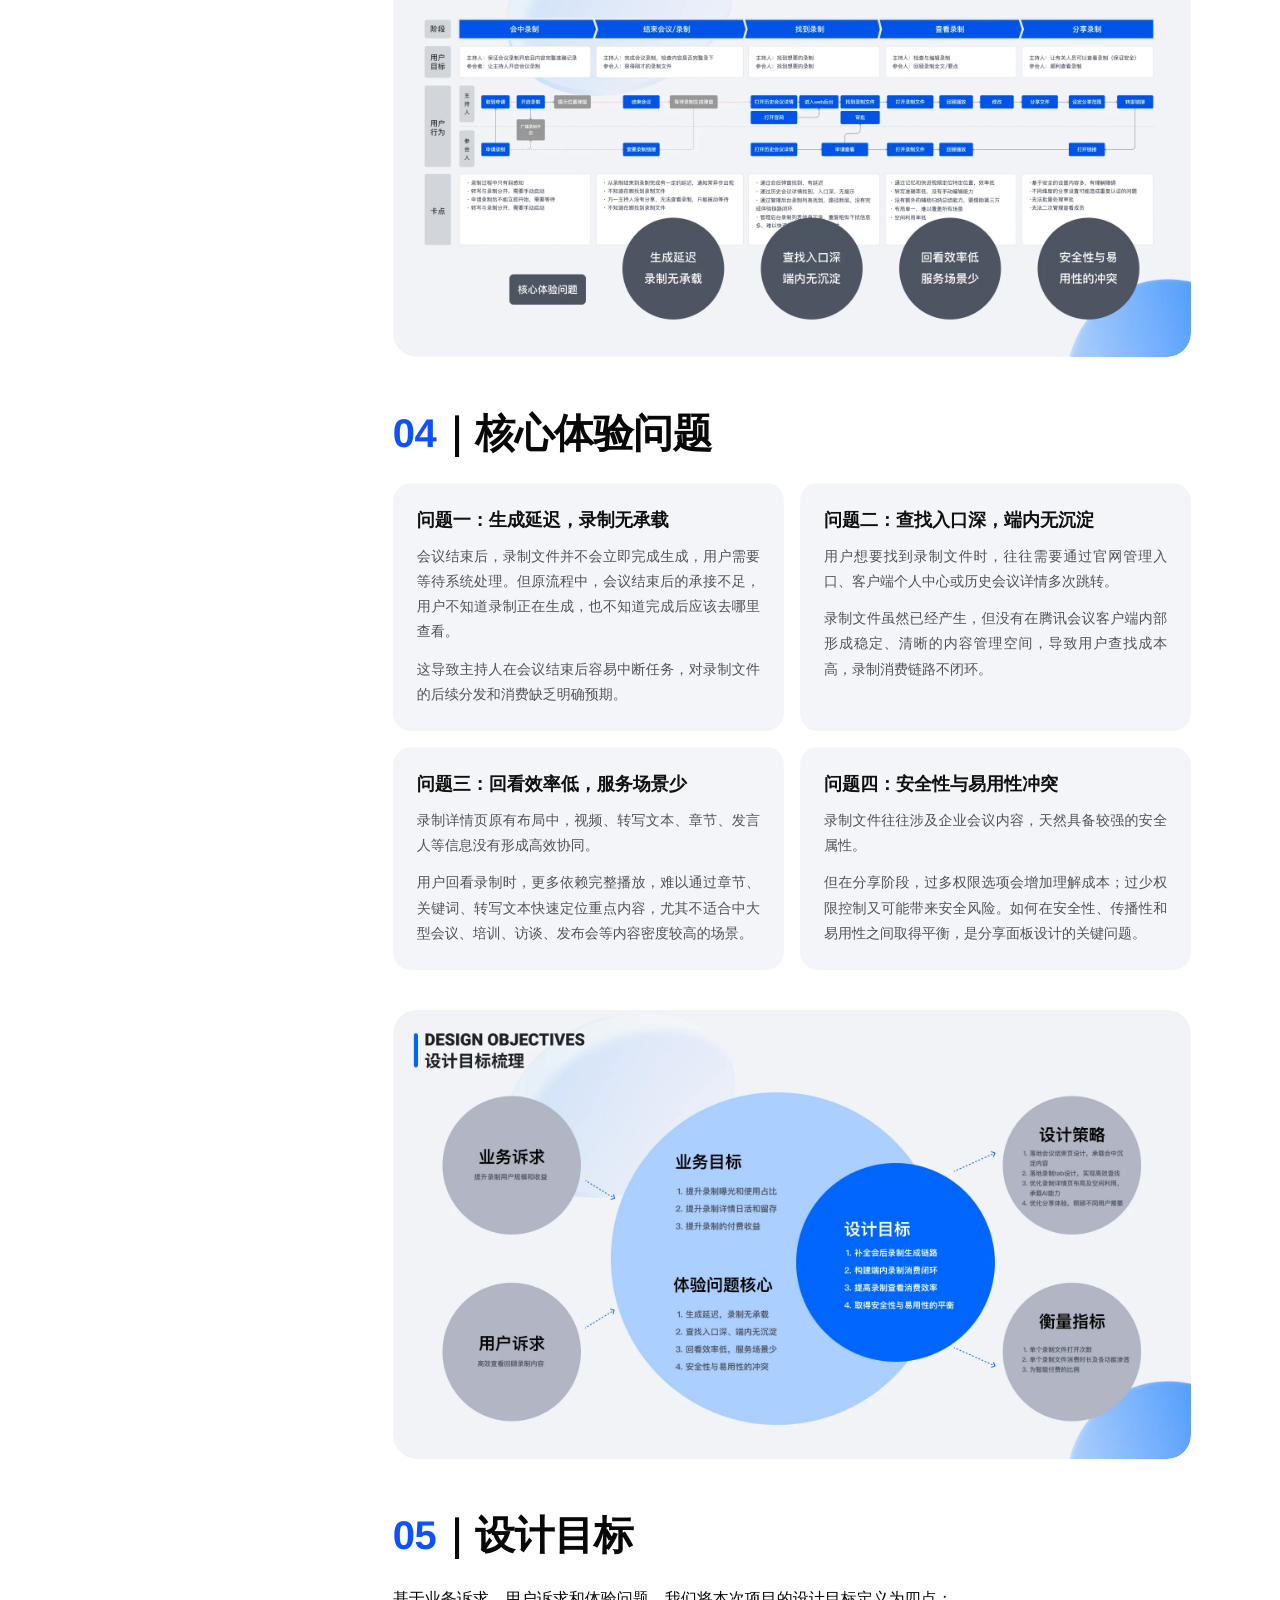
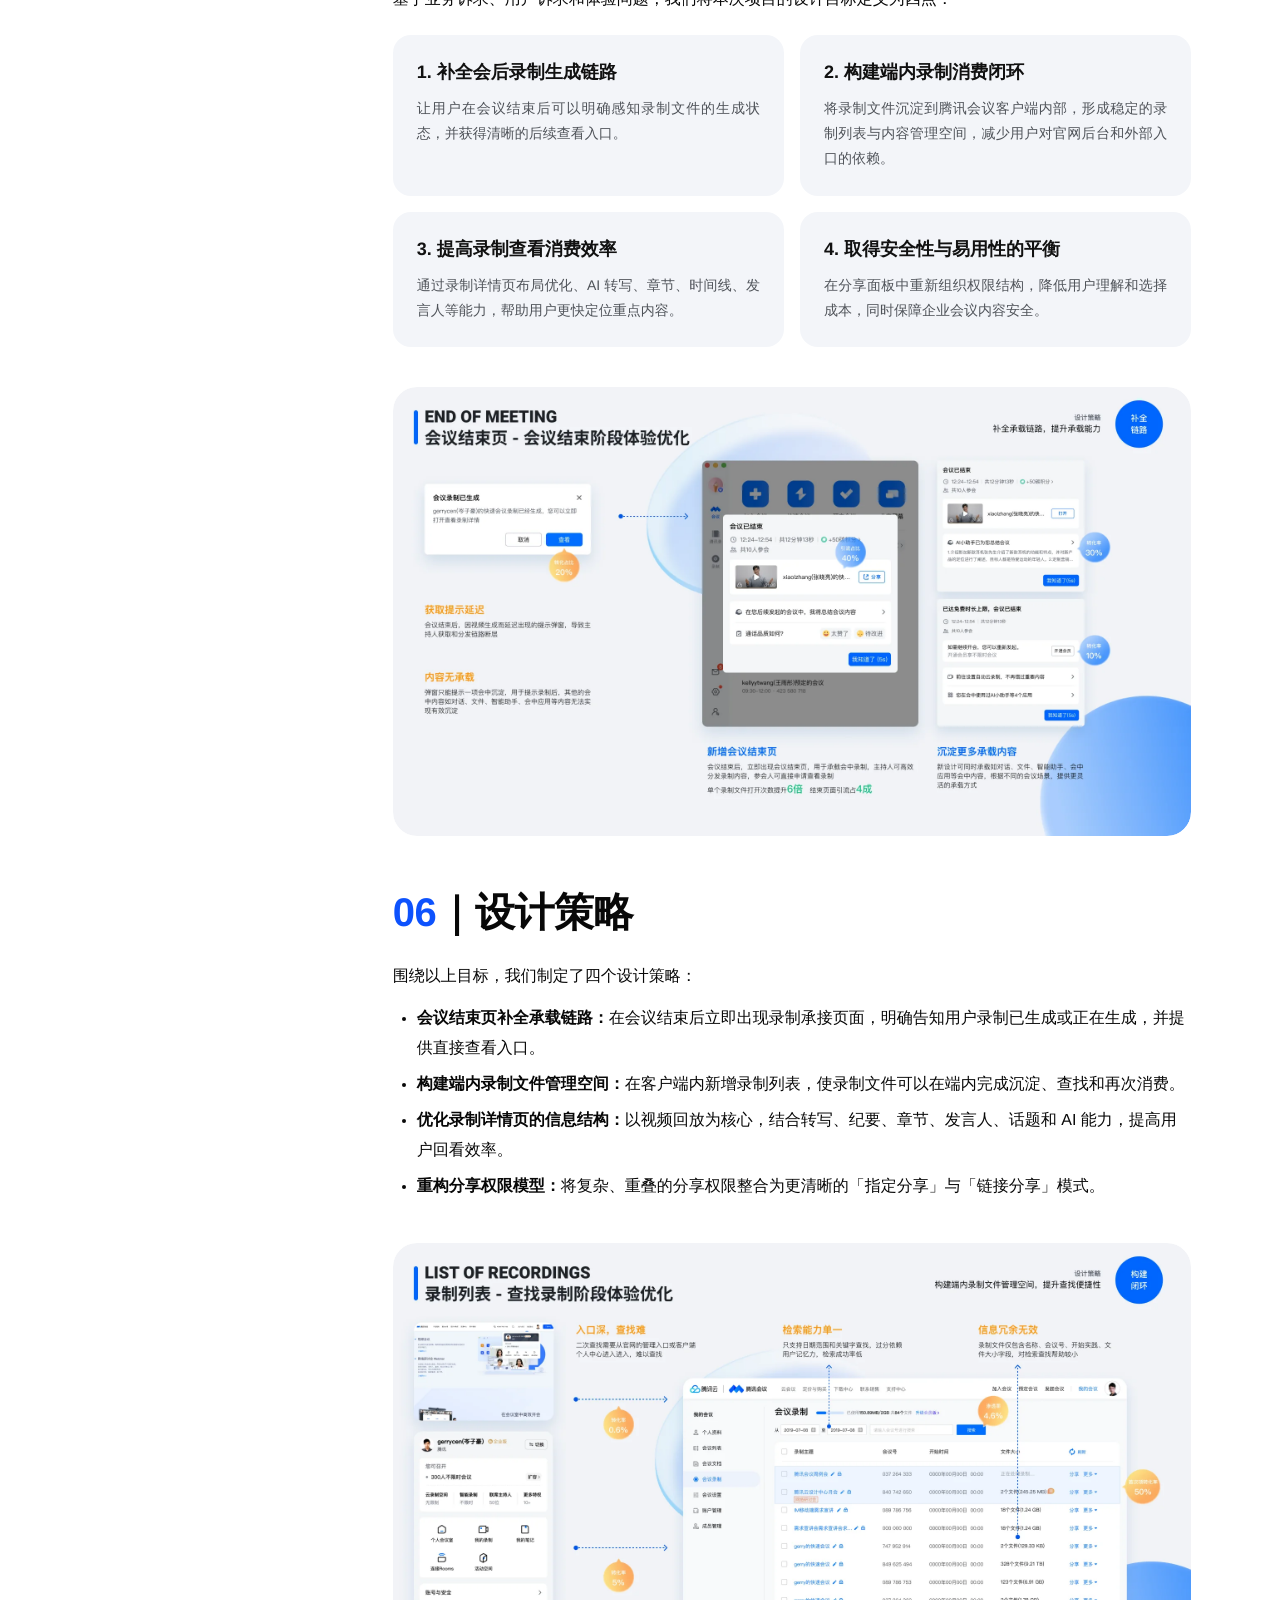
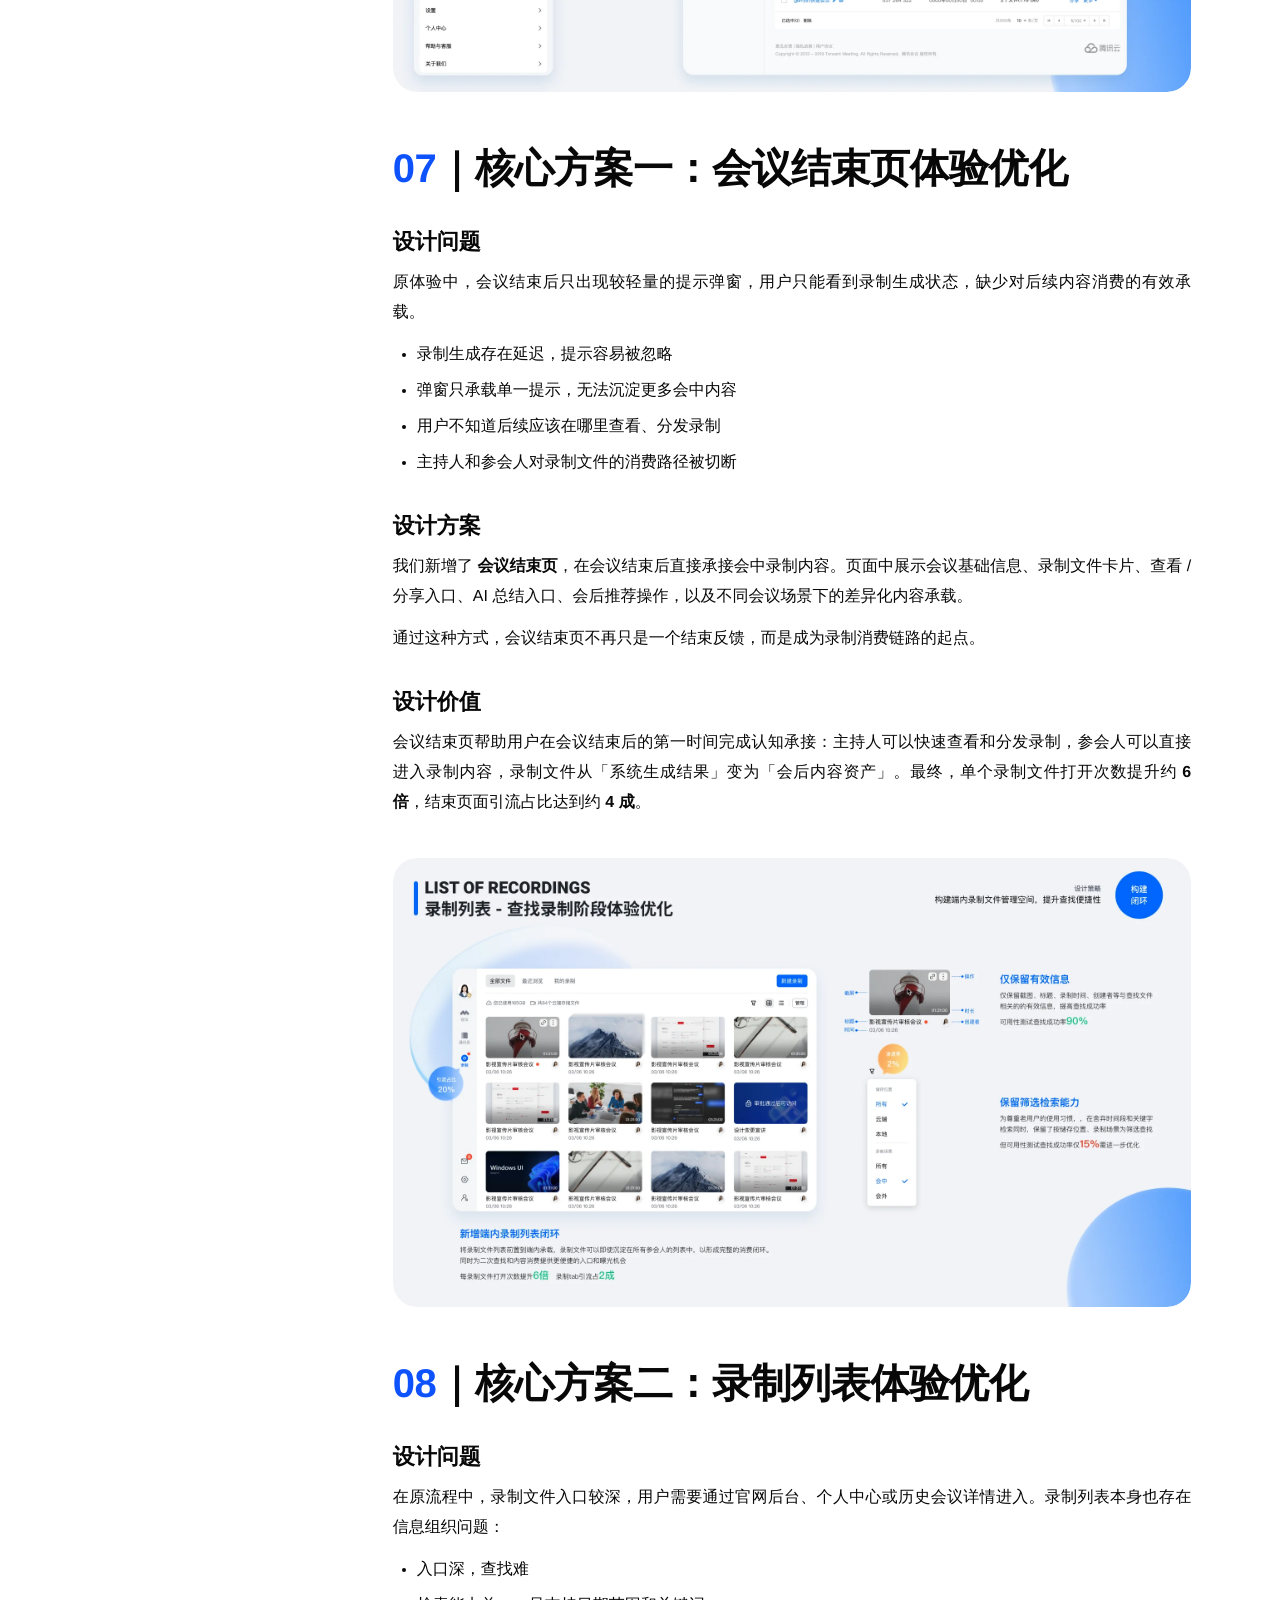
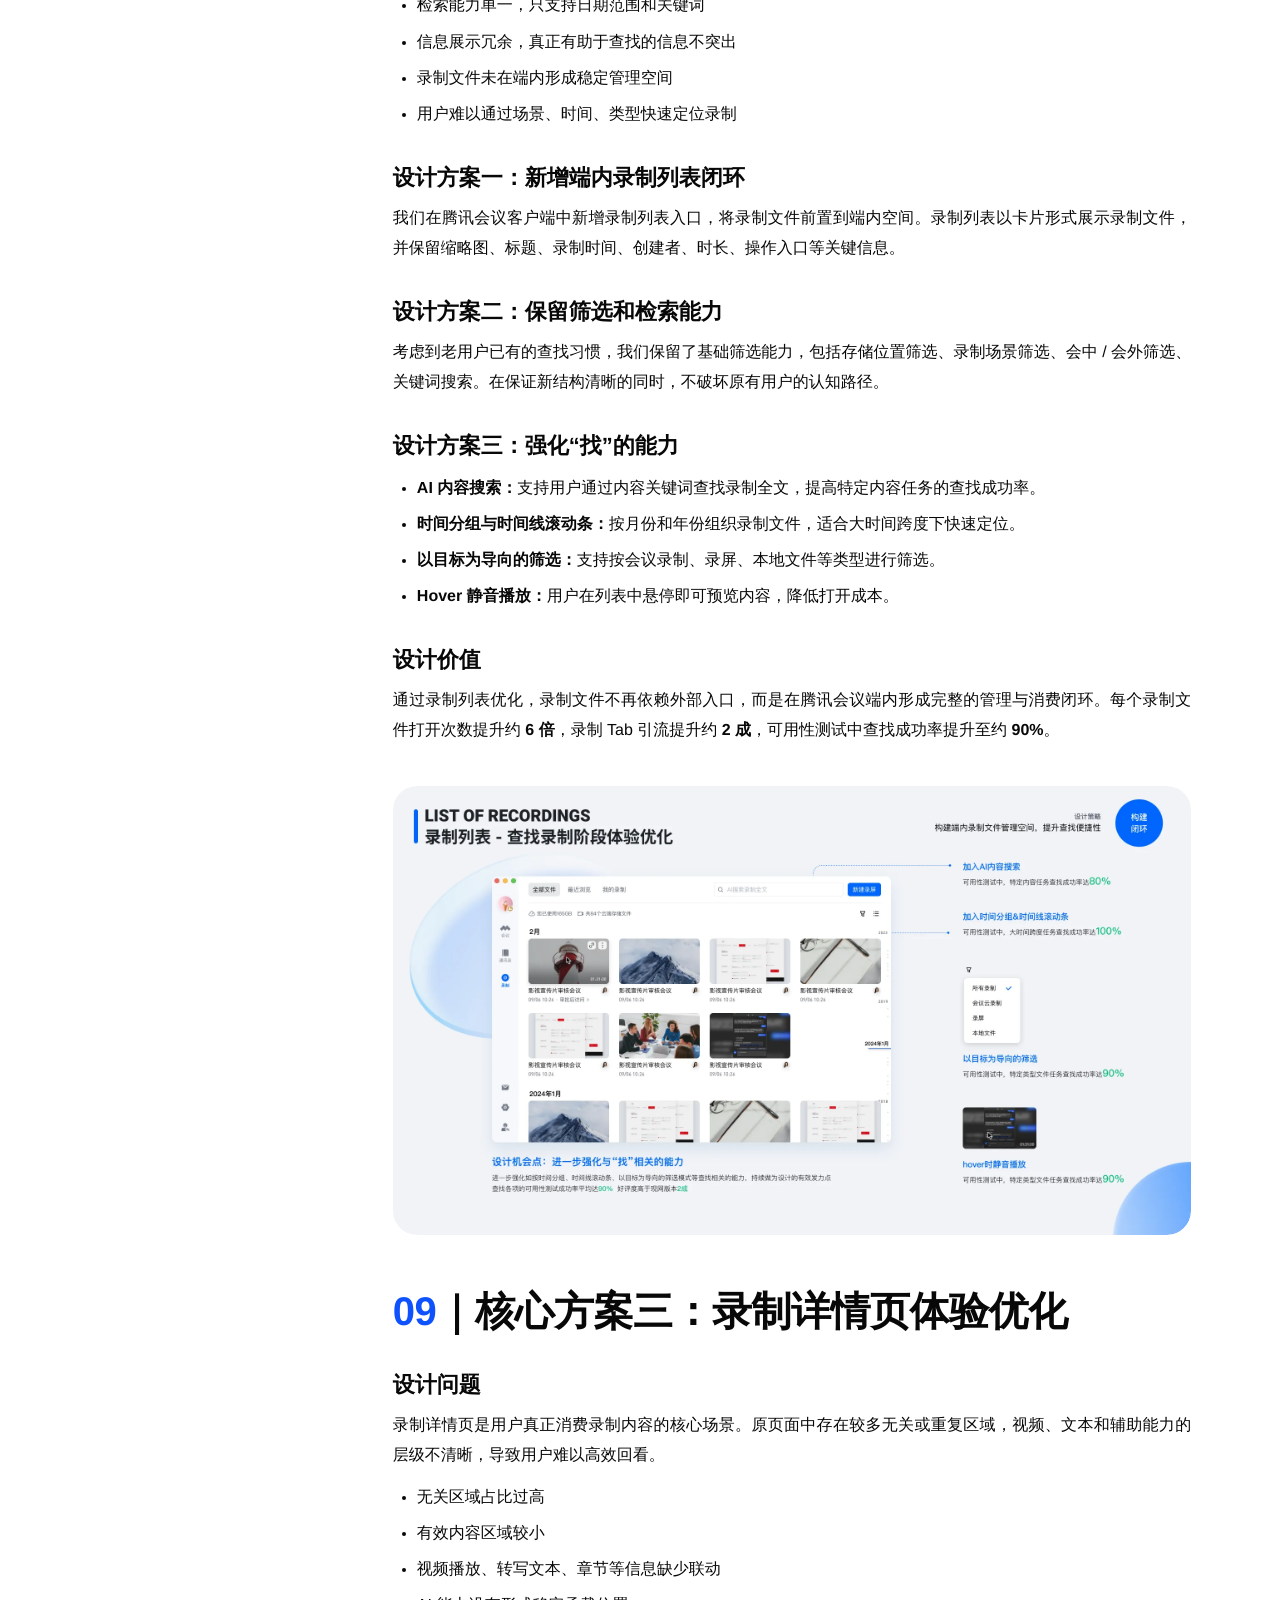
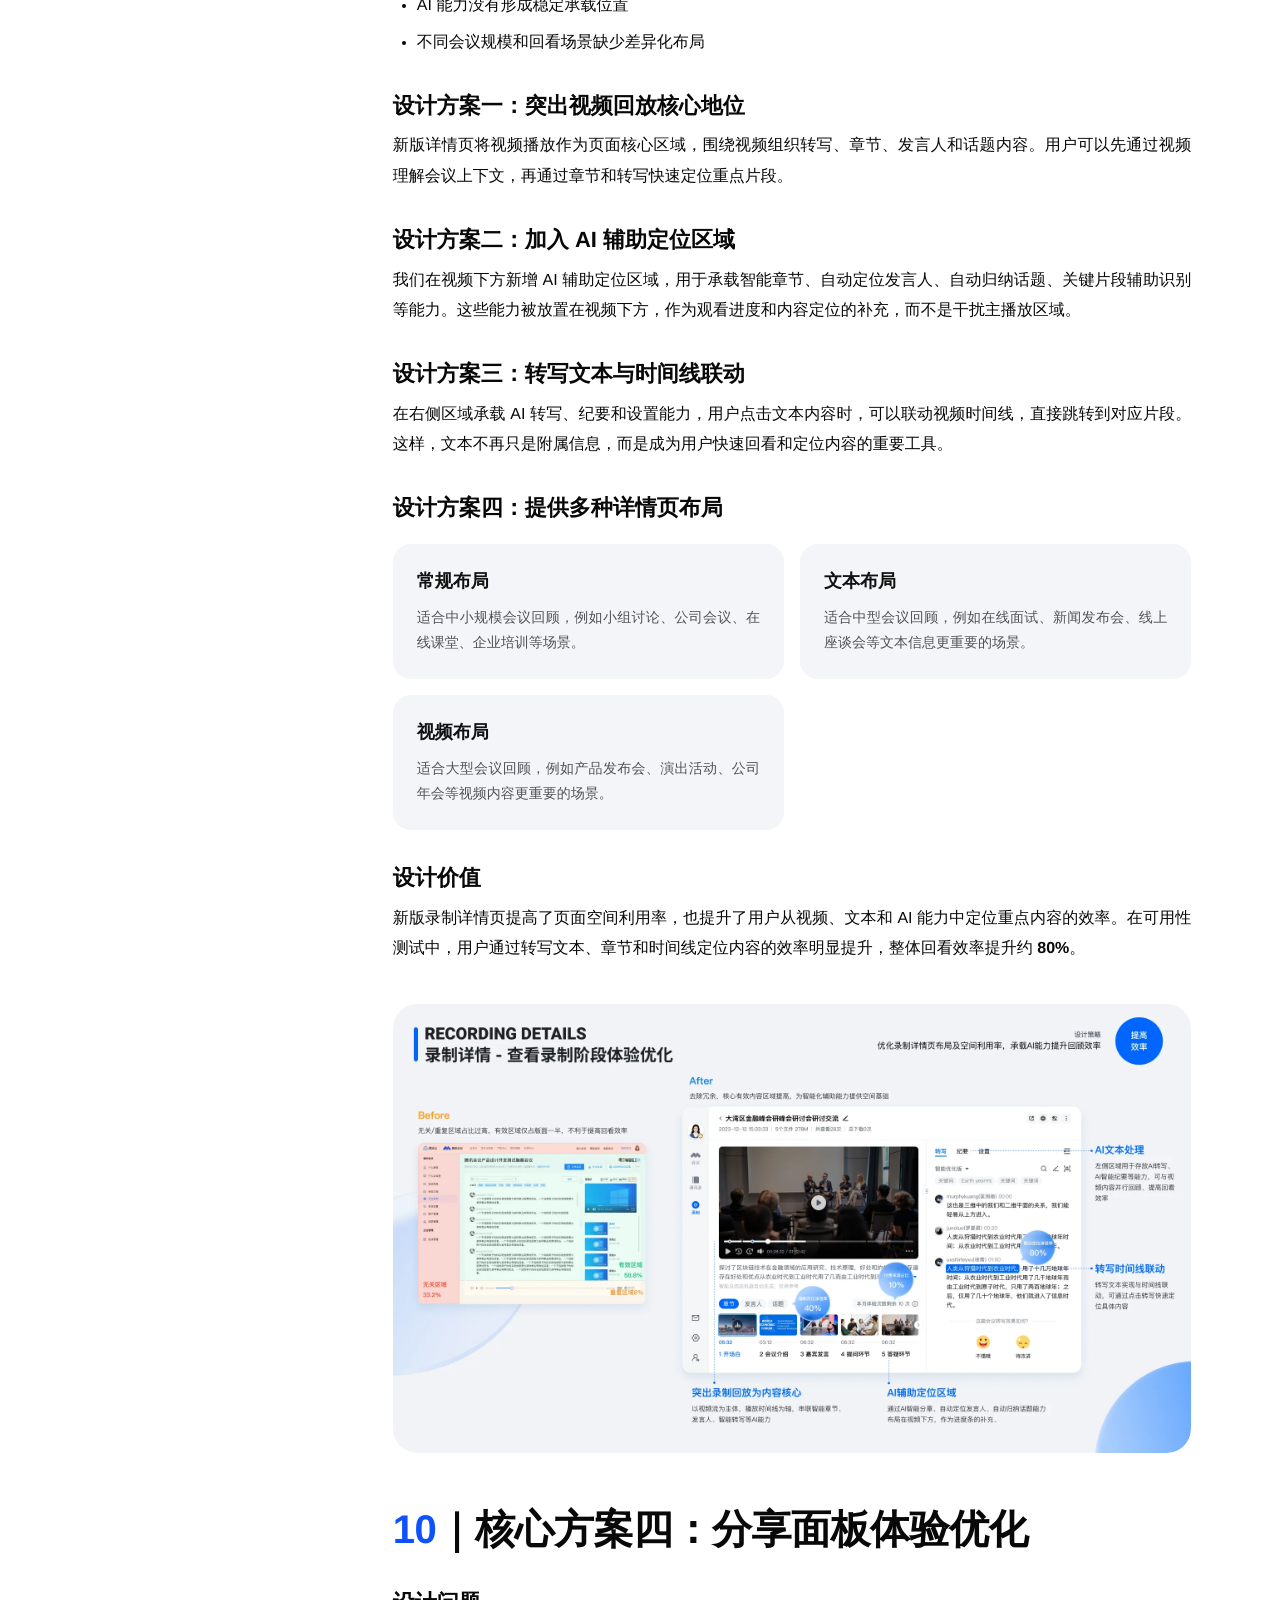
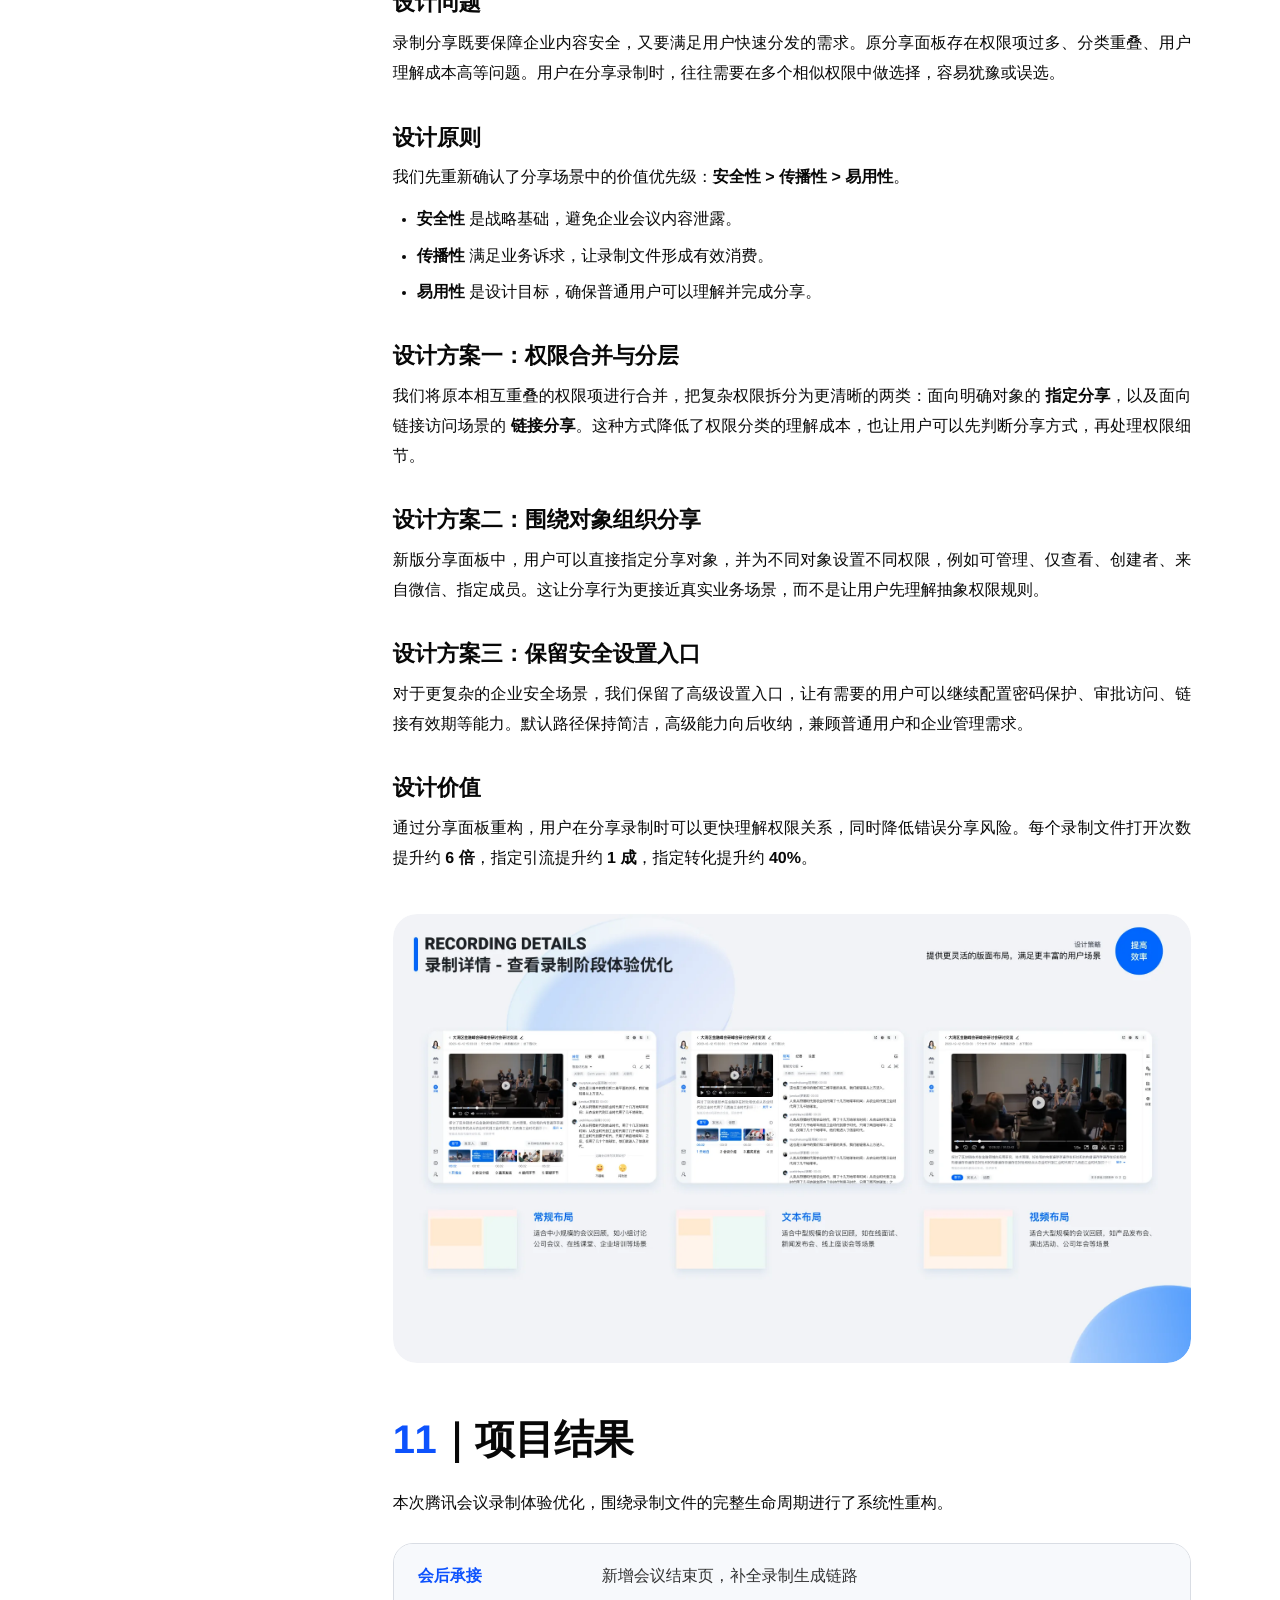
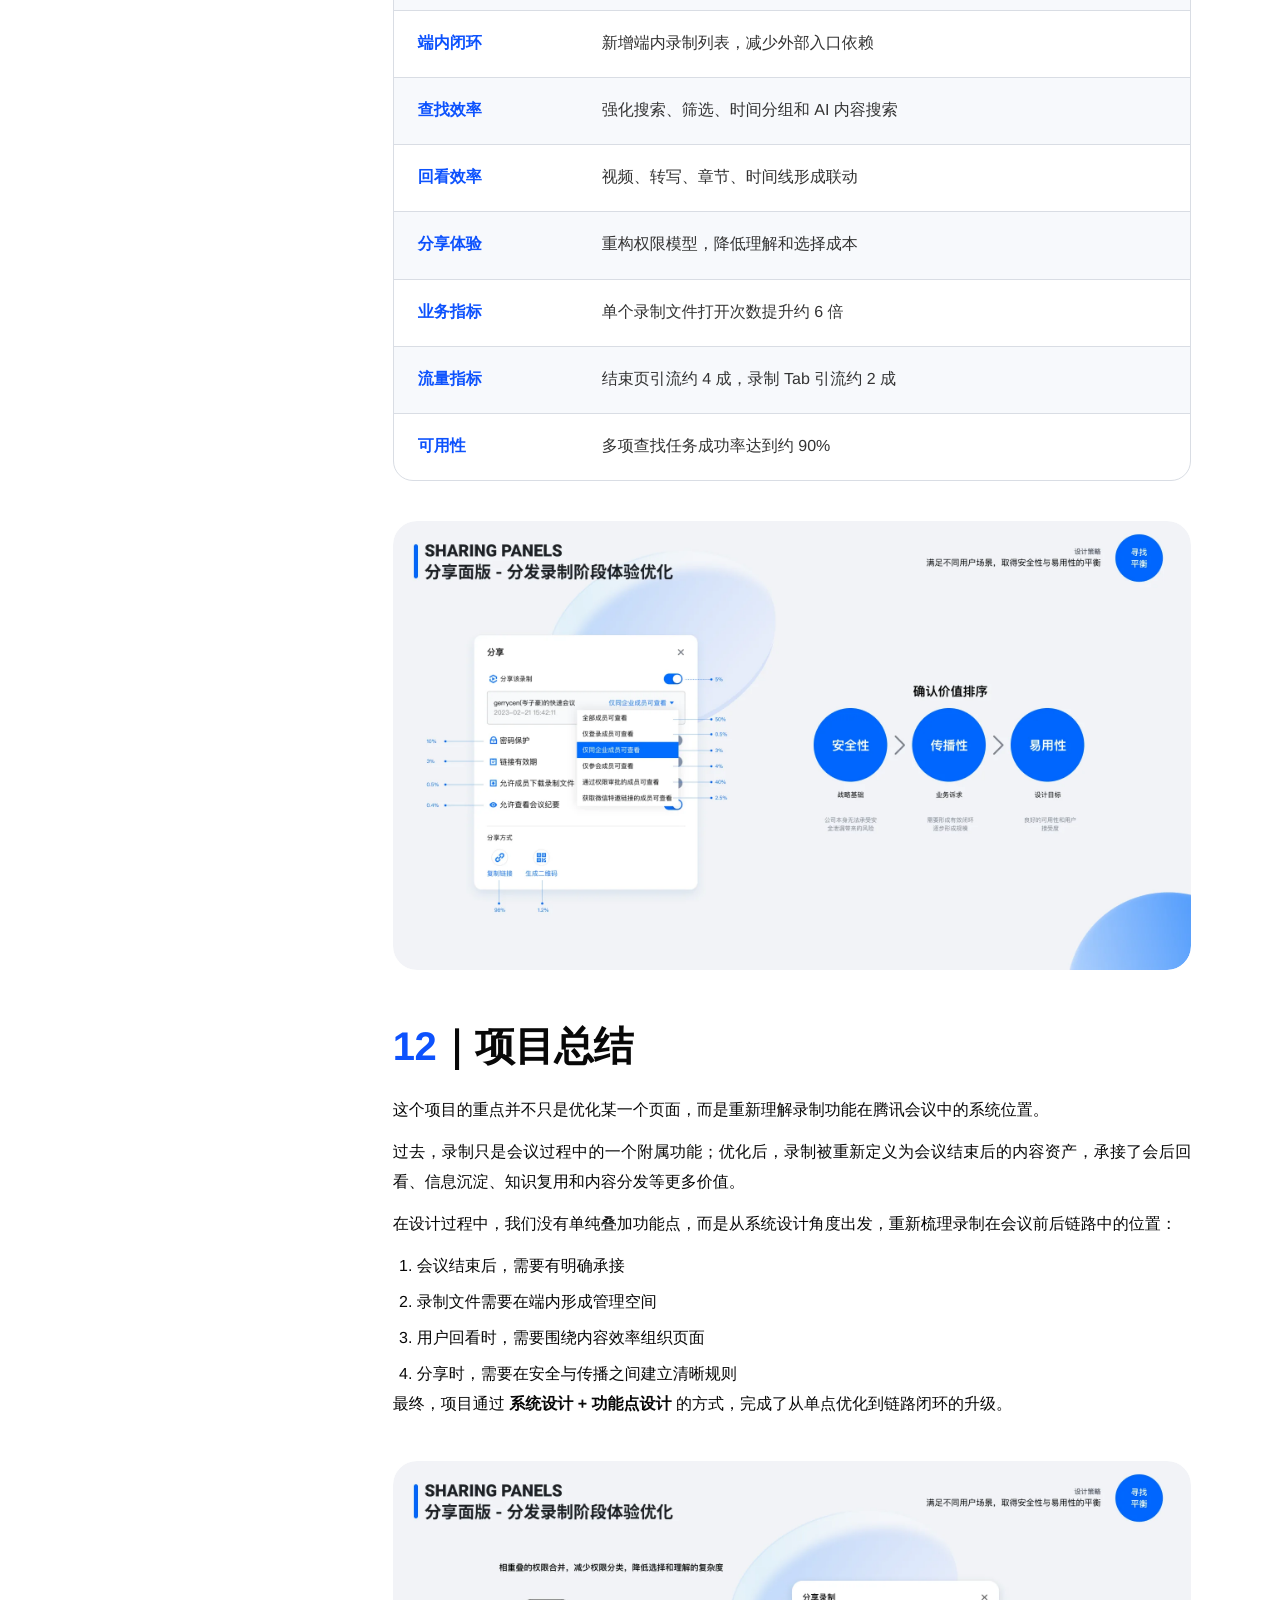
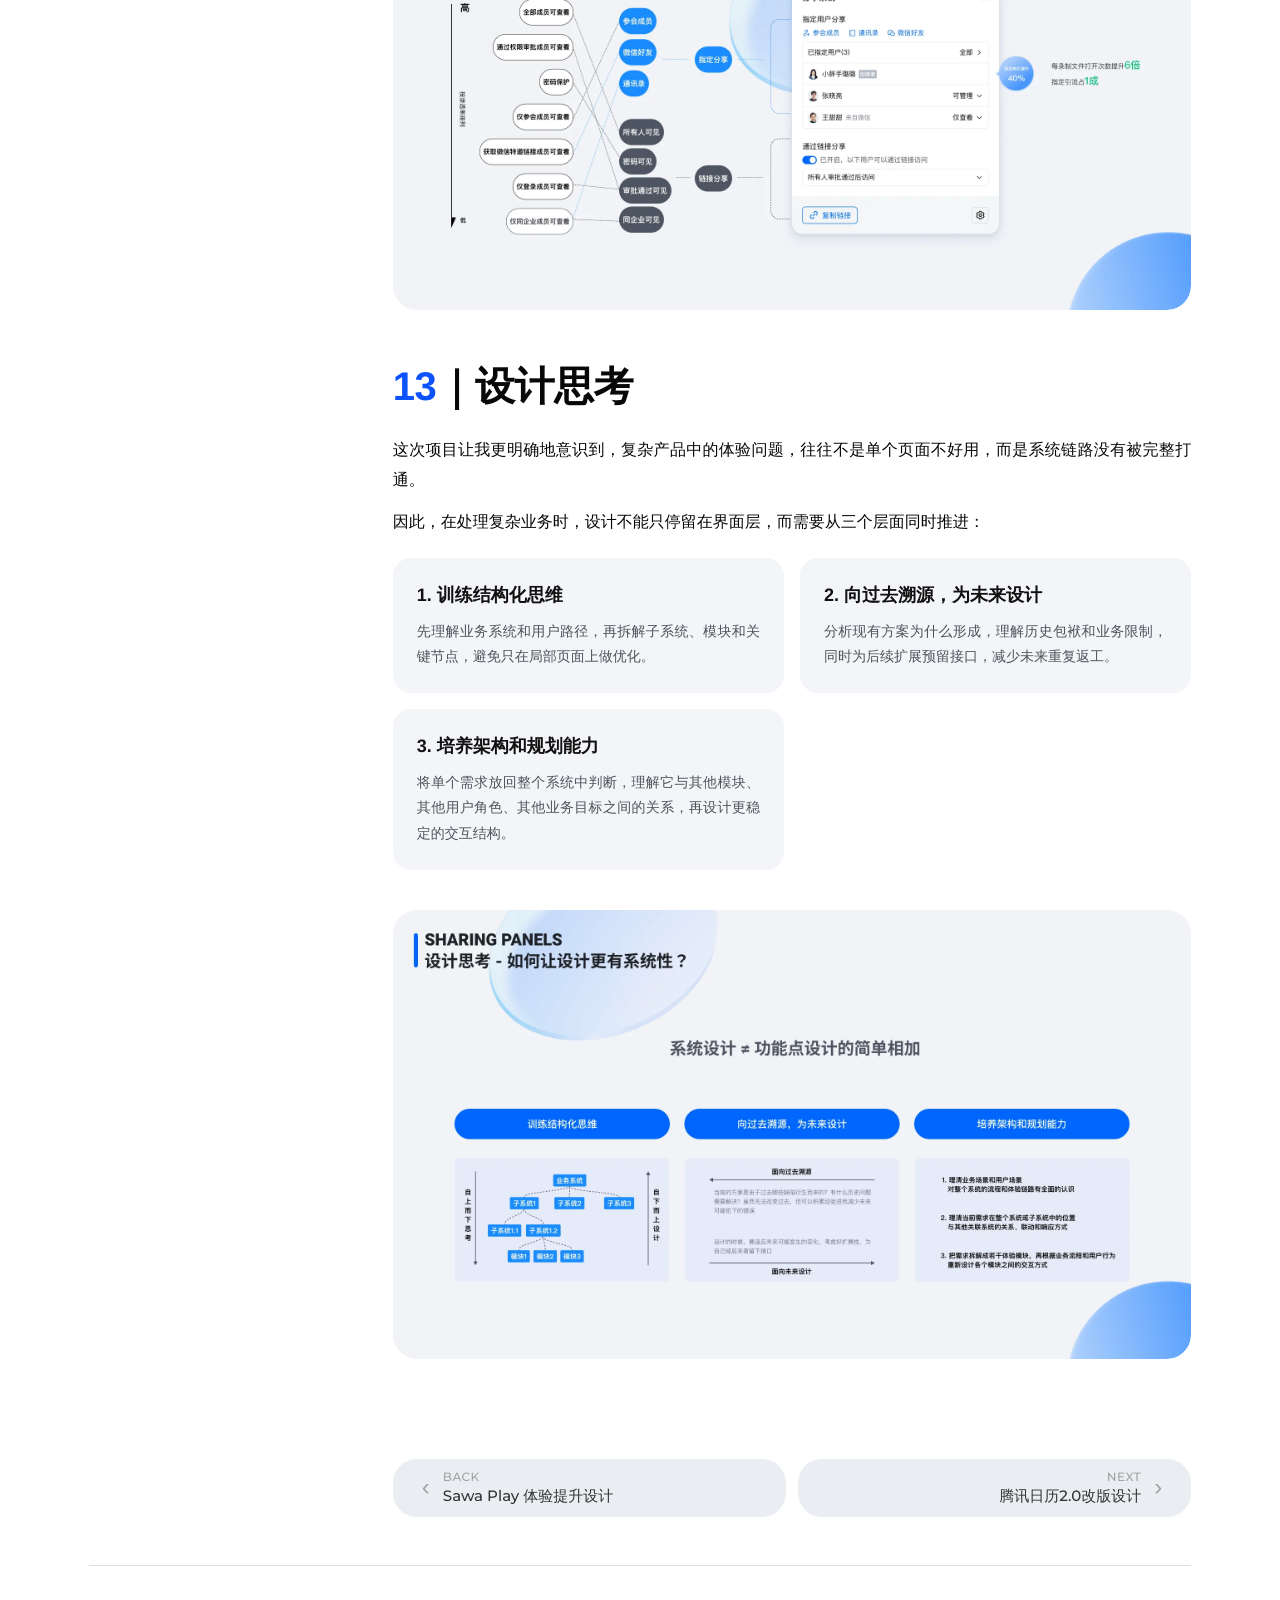
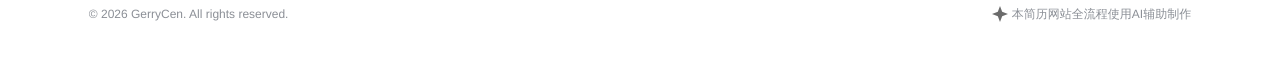
<file: project-tencent-meeting.html>
<!doctype html>
<html lang="zh-CN">
  <head>
    <meta charset="UTF-8" />
    <meta name="viewport" content="width=device-width, initial-scale=1.0" />
    <title>腾讯会议 · 录制功能体验优化项目设计总结</title>
    <meta
      name="description"
      content="腾讯会议录制功能体验优化项目设计总结，包含项目背景、角色、现状分析、核心体验问题与设计方案。"
    />
    <link rel="stylesheet" href="./styles.css" />
  </head>
  <body class="project-page">
    <header class="site-header" aria-label="主导航">
      <div class="header-inner">
        <a class="brand" href="./index.html#top" aria-label="回到首页">Gerry · U<span>E</span></a>
        <nav class="nav-links" aria-label="页面导航">
          <a href="./index.html#about">关于我</a>
          <a href="./index.html#experience">个人经历</a>
          <a href="./index.html#works">作品</a>
        </nav>
        <a class="talk-button" href="./index.html#contact">
          <span>来聊聊</span>
          <img src="./assets/arrow-down.svg" alt="" />
        </a>
      </div>
    </header>

    <main class="project-main">
      <div class="project-shell">
        <aside class="project-toc" aria-label="项目目录">
          <img class="project-toc-cap" src="./assets/project-detail-nav-cap.svg" alt="" />
          <nav>
            <a class="active" href="#background"><span></span>项目背景</a>
            <a href="#role"><span></span>我的角色</a>
            <a href="#analysis"><span></span>项目现状分析</a>
            <a href="#problems"><span></span>核心体验问题</a>
            <a href="#goals"><span></span>设计目标</a>
            <a href="#strategy"><span></span>设计策略</a>
            <a href="#ending-page"><span></span>会议结束页</a>
            <a href="#recording-list"><span></span>录制列表</a>
            <a href="#detail-page"><span></span>录制详情页</a>
            <a href="#share-panel"><span></span>分享面板</a>
            <a href="#result"><span></span>项目结果</a>
            <a href="#summary"><span></span>项目总结</a>
            <a href="#reflection"><span></span>设计思考</a>
          </nav>
        </aside>

        <article class="project-article">
          <section class="project-cover reveal">
            <img src="./assets/ChatGPT Image 2026年6月21日 01_14_07.webp" alt="腾讯会议录制功能体验优化项目封面" width="2172" height="724" decoding="async" loading="eager" fetchpriority="high">
            <div>
              <p>腾讯会议 · 录制功能体验优化项目设计总结</p>
            </div>
          </section>

          <section class="project-section reveal" id="background">
            <h2><span>01</span>｜项目背景</h2>
            <p>
              本项目围绕腾讯会议录制体验展开，重点优化用户从「会议中录制」到「会后查找、观看、管理、分享录制文件」的完整链路。
            </p>
            <p>
              在原有体验中，录制功能虽然已经具备基础能力，但用户在会议结束后、录制文件生成后、查找录制、回看录制以及分发录制等关键环节中，仍存在明显断点。录制文件更多像是一个被动生成的结果，而不是被有效承接、消费和传播的内容资产。
            </p>
            <p>本项目的核心目标，是将录制从一个工具型功能，升级为覆盖 <strong>生成、沉淀、消费、管理、分发</strong> 的完整体验闭环。</p>
          </section>

          <section class="project-section reveal" id="role">
            <h2><span>02</span>｜我的角色</h2>
            <p>在项目中，我担任 <strong>项目体验设计负责人、主交互设计师</strong>。</p>
            <p>主要负责：</p>
            <ul>
              <li>梳理录制文件从产生到消费分发的完整用户链路</li>
              <li>定位核心体验问题与业务机会点</li>
              <li>输出录制列表、录制详情、会议结束页、分享面板等核心方案</li>
              <li>平衡业务增长、用户效率、安全策略与产品可用性</li>
              <li>与产品、研发、视觉、测试团队协同推进方案落地</li>
            </ul>
            <p>项目设计团队共 <strong>3 名设计师</strong> 参与。</p>
          </section>

          <section class="project-section reveal" id="analysis">
            <h2><span>03</span>｜项目现状分析</h2>
            <p>我们首先主动分析了录制文件从产生到消费分发的全流程，按照用户行为将链路拆分为五个阶段：</p>
            <ol>
              <li>会中录制</li>
              <li>结束会议 / 录制生成</li>
              <li>找到录制</li>
              <li>查看录制</li>
              <li>分享录制</li>
            </ol>
            <p>通过对主持人和参会人的行为路径进行拆解后，我们发现录制体验中存在四类核心问题。</p>
            <figure>
              <img src="./assets/meeting-detail-slide-02.webp" alt="腾讯会议录制体验链路分析" width="1920" height="1080" decoding="async" loading="lazy">
            </figure>
          </section>

          <section class="project-section reveal" id="problems">
            <h2><span>04</span>｜核心体验问题</h2>
            <div class="project-callout-grid">
              <div>
                <h3>问题一：生成延迟，录制无承载</h3>
                <p>会议结束后，录制文件并不会立即完成生成，用户需要等待系统处理。但原流程中，会议结束后的承接不足，用户不知道录制正在生成，也不知道完成后应该去哪里查看。</p>
                <p>这导致主持人在会议结束后容易中断任务，对录制文件的后续分发和消费缺乏明确预期。</p>
              </div>
              <div>
                <h3>问题二：查找入口深，端内无沉淀</h3>
                <p>用户想要找到录制文件时，往往需要通过官网管理入口、客户端个人中心或历史会议详情多次跳转。</p>
                <p>录制文件虽然已经产生，但没有在腾讯会议客户端内部形成稳定、清晰的内容管理空间，导致用户查找成本高，录制消费链路不闭环。</p>
              </div>
              <div>
                <h3>问题三：回看效率低，服务场景少</h3>
                <p>录制详情页原有布局中，视频、转写文本、章节、发言人等信息没有形成高效协同。</p>
                <p>用户回看录制时，更多依赖完整播放，难以通过章节、关键词、转写文本快速定位重点内容，尤其不适合中大型会议、培训、访谈、发布会等内容密度较高的场景。</p>
              </div>
              <div>
                <h3>问题四：安全性与易用性冲突</h3>
                <p>录制文件往往涉及企业会议内容，天然具备较强的安全属性。</p>
                <p>但在分享阶段，过多权限选项会增加理解成本；过少权限控制又可能带来安全风险。如何在安全性、传播性和易用性之间取得平衡，是分享面板设计的关键问题。</p>
              </div>
            </div>
            <figure>
              <img src="./assets/meeting-detail-slide-03.webp" alt="腾讯会议录制核心体验问题与方案梳理" width="1920" height="1080" decoding="async" loading="lazy">
            </figure>
          </section>

          <section class="project-section reveal" id="goals">
            <h2><span>05</span>｜设计目标</h2>
            <p>基于业务诉求、用户诉求和体验问题，我们将本次项目的设计目标定义为四点：</p>
            <div class="project-callout-grid">
              <div>
                <h3>1. 补全会后录制生成链路</h3>
                <p>让用户在会议结束后可以明确感知录制文件的生成状态，并获得清晰的后续查看入口。</p>
              </div>
              <div>
                <h3>2. 构建端内录制消费闭环</h3>
                <p>将录制文件沉淀到腾讯会议客户端内部，形成稳定的录制列表与内容管理空间，减少用户对官网后台和外部入口的依赖。</p>
              </div>
              <div>
                <h3>3. 提高录制查看消费效率</h3>
                <p>通过录制详情页布局优化、AI 转写、章节、时间线、发言人等能力，帮助用户更快定位重点内容。</p>
              </div>
              <div>
                <h3>4. 取得安全性与易用性的平衡</h3>
                <p>在分享面板中重新组织权限结构，降低用户理解和选择成本，同时保障企业会议内容安全。</p>
              </div>
            </div>
            <figure>
              <img src="./assets/meeting-detail-slide-04.webp" alt="腾讯会议录制体验设计目标" width="1920" height="1080" decoding="async" loading="lazy">
            </figure>
          </section>

          <section class="project-section reveal" id="strategy">
            <h2><span>06</span>｜设计策略</h2>
            <p>围绕以上目标，我们制定了四个设计策略：</p>
            <ul>
              <li><strong>会议结束页补全承载链路：</strong>在会议结束后立即出现录制承接页面，明确告知用户录制已生成或正在生成，并提供直接查看入口。</li>
              <li><strong>构建端内录制文件管理空间：</strong>在客户端内新增录制列表，使录制文件可以在端内完成沉淀、查找和再次消费。</li>
              <li><strong>优化录制详情页的信息结构：</strong>以视频回放为核心，结合转写、纪要、章节、发言人、话题和 AI 能力，提高用户回看效率。</li>
              <li><strong>重构分享权限模型：</strong>将复杂、重叠的分享权限整合为更清晰的「指定分享」与「链接分享」模式。</li>
            </ul>
            <figure>
              <img src="./assets/meeting-detail-slide-05.webp" alt="腾讯会议录制体验设计策略" width="1920" height="1080" decoding="async" loading="lazy">
            </figure>
          </section>

          <section class="project-section reveal" id="ending-page">
            <h2><span>07</span>｜核心方案一：会议结束页体验优化</h2>
            <h3>设计问题</h3>
            <p>原体验中，会议结束后只出现较轻量的提示弹窗，用户只能看到录制生成状态，缺少对后续内容消费的有效承载。</p>
            <ul>
              <li>录制生成存在延迟，提示容易被忽略</li>
              <li>弹窗只承载单一提示，无法沉淀更多会中内容</li>
              <li>用户不知道后续应该在哪里查看、分发录制</li>
              <li>主持人和参会人对录制文件的消费路径被切断</li>
            </ul>
            <h3>设计方案</h3>
            <p>我们新增了 <strong>会议结束页</strong>，在会议结束后直接承接会中录制内容。页面中展示会议基础信息、录制文件卡片、查看 / 分享入口、AI 总结入口、会后推荐操作，以及不同会议场景下的差异化内容承载。</p>
            <p>通过这种方式，会议结束页不再只是一个结束反馈，而是成为录制消费链路的起点。</p>
            <h3>设计价值</h3>
            <p>会议结束页帮助用户在会议结束后的第一时间完成认知承接：主持人可以快速查看和分发录制，参会人可以直接进入录制内容，录制文件从「系统生成结果」变为「会后内容资产」。最终，单个录制文件打开次数提升约 <strong>6 倍</strong>，结束页面引流占比达到约 <strong>4 成</strong>。</p>
            <figure>
              <img src="./assets/meeting-detail-slide-06.webp" alt="腾讯会议会议结束页体验优化方案" width="1920" height="1080" decoding="async" loading="lazy">
            </figure>
          </section>

          <section class="project-section reveal" id="recording-list">
            <h2><span>08</span>｜核心方案二：录制列表体验优化</h2>
            <h3>设计问题</h3>
            <p>在原流程中，录制文件入口较深，用户需要通过官网后台、个人中心或历史会议详情进入。录制列表本身也存在信息组织问题：</p>
            <ul>
              <li>入口深，查找难</li>
              <li>检索能力单一，只支持日期范围和关键词</li>
              <li>信息展示冗余，真正有助于查找的信息不突出</li>
              <li>录制文件未在端内形成稳定管理空间</li>
              <li>用户难以通过场景、时间、类型快速定位录制</li>
            </ul>
            <h3>设计方案一：新增端内录制列表闭环</h3>
            <p>我们在腾讯会议客户端中新增录制列表入口，将录制文件前置到端内空间。录制列表以卡片形式展示录制文件，并保留缩略图、标题、录制时间、创建者、时长、操作入口等关键信息。</p>
            <h3>设计方案二：保留筛选和检索能力</h3>
            <p>考虑到老用户已有的查找习惯，我们保留了基础筛选能力，包括存储位置筛选、录制场景筛选、会中 / 会外筛选、关键词搜索。在保证新结构清晰的同时，不破坏原有用户的认知路径。</p>
            <h3>设计方案三：强化“找”的能力</h3>
            <ul>
              <li><strong>AI 内容搜索：</strong>支持用户通过内容关键词查找录制全文，提高特定内容任务的查找成功率。</li>
              <li><strong>时间分组与时间线滚动条：</strong>按月份和年份组织录制文件，适合大时间跨度下快速定位。</li>
              <li><strong>以目标为导向的筛选：</strong>支持按会议录制、录屏、本地文件等类型进行筛选。</li>
              <li><strong>Hover 静音播放：</strong>用户在列表中悬停即可预览内容，降低打开成本。</li>
            </ul>
            <h3>设计价值</h3>
            <p>通过录制列表优化，录制文件不再依赖外部入口，而是在腾讯会议端内形成完整的管理与消费闭环。每个录制文件打开次数提升约 <strong>6 倍</strong>，录制 Tab 引流提升约 <strong>2 成</strong>，可用性测试中查找成功率提升至约 <strong>90%</strong>。</p>
            <figure>
              <img src="./assets/meeting-detail-slide-07.webp" alt="腾讯会议端内录制列表体验优化方案" width="1920" height="1080" decoding="async" loading="lazy">
            </figure>
          </section>

          <section class="project-section reveal" id="detail-page">
            <h2><span>09</span>｜核心方案三：录制详情页体验优化</h2>
            <h3>设计问题</h3>
            <p>录制详情页是用户真正消费录制内容的核心场景。原页面中存在较多无关或重复区域，视频、文本和辅助能力的层级不清晰，导致用户难以高效回看。</p>
            <ul>
              <li>无关区域占比过高</li>
              <li>有效内容区域较小</li>
              <li>视频播放、转写文本、章节等信息缺少联动</li>
              <li>AI 能力没有形成稳定承载位置</li>
              <li>不同会议规模和回看场景缺少差异化布局</li>
            </ul>
            <h3>设计方案一：突出视频回放核心地位</h3>
            <p>新版详情页将视频播放作为页面核心区域，围绕视频组织转写、章节、发言人和话题内容。用户可以先通过视频理解会议上下文，再通过章节和转写快速定位重点片段。</p>
            <h3>设计方案二：加入 AI 辅助定位区域</h3>
            <p>我们在视频下方新增 AI 辅助定位区域，用于承载智能章节、自动定位发言人、自动归纳话题、关键片段辅助识别等能力。这些能力被放置在视频下方，作为观看进度和内容定位的补充，而不是干扰主播放区域。</p>
            <h3>设计方案三：转写文本与时间线联动</h3>
            <p>在右侧区域承载 AI 转写、纪要和设置能力，用户点击文本内容时，可以联动视频时间线，直接跳转到对应片段。这样，文本不再只是附属信息，而是成为用户快速回看和定位内容的重要工具。</p>
            <h3>设计方案四：提供多种详情页布局</h3>
            <div class="project-callout-grid">
              <div>
                <h3>常规布局</h3>
                <p>适合中小规模会议回顾，例如小组讨论、公司会议、在线课堂、企业培训等场景。</p>
              </div>
              <div>
                <h3>文本布局</h3>
                <p>适合中型会议回顾，例如在线面试、新闻发布会、线上座谈会等文本信息更重要的场景。</p>
              </div>
              <div>
                <h3>视频布局</h3>
                <p>适合大型会议回顾，例如产品发布会、演出活动、公司年会等视频内容更重要的场景。</p>
              </div>
            </div>
            <h3>设计价值</h3>
            <p>新版录制详情页提高了页面空间利用率，也提升了用户从视频、文本和 AI 能力中定位重点内容的效率。在可用性测试中，用户通过转写文本、章节和时间线定位内容的效率明显提升，整体回看效率提升约 <strong>80%</strong>。</p>
            <figure>
              <img src="./assets/meeting-detail-slide-09.webp" alt="腾讯会议录制详情页体验优化方案" width="1920" height="1080" decoding="async" loading="lazy">
            </figure>
          </section>

          <section class="project-section reveal" id="share-panel">
            <h2><span>10</span>｜核心方案四：分享面板体验优化</h2>
            <h3>设计问题</h3>
            <p>录制分享既要保障企业内容安全，又要满足用户快速分发的需求。原分享面板存在权限项过多、分类重叠、用户理解成本高等问题。用户在分享录制时，往往需要在多个相似权限中做选择，容易犹豫或误选。</p>
            <h3>设计原则</h3>
            <p>我们先重新确认了分享场景中的价值优先级：<strong>安全性 &gt; 传播性 &gt; 易用性</strong>。</p>
            <ul>
              <li><strong>安全性</strong> 是战略基础，避免企业会议内容泄露。</li>
              <li><strong>传播性</strong> 满足业务诉求，让录制文件形成有效消费。</li>
              <li><strong>易用性</strong> 是设计目标，确保普通用户可以理解并完成分享。</li>
            </ul>
            <h3>设计方案一：权限合并与分层</h3>
            <p>我们将原本相互重叠的权限项进行合并，把复杂权限拆分为更清晰的两类：面向明确对象的 <strong>指定分享</strong>，以及面向链接访问场景的 <strong>链接分享</strong>。这种方式降低了权限分类的理解成本，也让用户可以先判断分享方式，再处理权限细节。</p>
            <h3>设计方案二：围绕对象组织分享</h3>
            <p>新版分享面板中，用户可以直接指定分享对象，并为不同对象设置不同权限，例如可管理、仅查看、创建者、来自微信、指定成员。这让分享行为更接近真实业务场景，而不是让用户先理解抽象权限规则。</p>
            <h3>设计方案三：保留安全设置入口</h3>
            <p>对于更复杂的企业安全场景，我们保留了高级设置入口，让有需要的用户可以继续配置密码保护、审批访问、链接有效期等能力。默认路径保持简洁，高级能力向后收纳，兼顾普通用户和企业管理需求。</p>
            <h3>设计价值</h3>
            <p>通过分享面板重构，用户在分享录制时可以更快理解权限关系，同时降低错误分享风险。每个录制文件打开次数提升约 <strong>6 倍</strong>，指定引流提升约 <strong>1 成</strong>，指定转化提升约 <strong>40%</strong>。</p>
            <figure>
              <img src="./assets/meeting-detail-slide-10.webp" alt="腾讯会议录制分享面板体验优化方案" width="1920" height="1080" decoding="async" loading="lazy">
            </figure>
          </section>

          <section class="project-section reveal" id="result">
            <h2><span>11</span>｜项目结果</h2>
            <p>本次腾讯会议录制体验优化，围绕录制文件的完整生命周期进行了系统性重构。</p>
            <div class="project-result-table" role="table" aria-label="项目优化结果">
              <div><strong>会后承接</strong><span>新增会议结束页，补全录制生成链路</span></div>
              <div><strong>端内闭环</strong><span>新增端内录制列表，减少外部入口依赖</span></div>
              <div><strong>查找效率</strong><span>强化搜索、筛选、时间分组和 AI 内容搜索</span></div>
              <div><strong>回看效率</strong><span>视频、转写、章节、时间线形成联动</span></div>
              <div><strong>分享体验</strong><span>重构权限模型，降低理解和选择成本</span></div>
              <div><strong>业务指标</strong><span>单个录制文件打开次数提升约 6 倍</span></div>
              <div><strong>流量指标</strong><span>结束页引流约 4 成，录制 Tab 引流约 2 成</span></div>
              <div><strong>可用性</strong><span>多项查找任务成功率达到约 90%</span></div>
            </div>
            <figure>
              <img src="./assets/meeting-detail-slide-11.webp" alt="腾讯会议录制体验优化项目结果" width="1920" height="1080" decoding="async" loading="lazy">
            </figure>
          </section>

          <section class="project-section reveal" id="summary">
            <h2><span>12</span>｜项目总结</h2>
            <p>这个项目的重点并不只是优化某一个页面，而是重新理解录制功能在腾讯会议中的系统位置。</p>
            <p>过去，录制只是会议过程中的一个附属功能；优化后，录制被重新定义为会议结束后的内容资产，承接了会后回看、信息沉淀、知识复用和内容分发等更多价值。</p>
            <p>在设计过程中，我们没有单纯叠加功能点，而是从系统设计角度出发，重新梳理录制在会议前后链路中的位置：</p>
            <ol>
              <li>会议结束后，需要有明确承接</li>
              <li>录制文件需要在端内形成管理空间</li>
              <li>用户回看时，需要围绕内容效率组织页面</li>
              <li>分享时，需要在安全与传播之间建立清晰规则</li>
            </ol>
            <p>最终，项目通过 <strong>系统设计 + 功能点设计</strong> 的方式，完成了从单点优化到链路闭环的升级。</p>
            <figure>
              <img src="./assets/meeting-detail-slide-12.webp" alt="腾讯会议录制体验优化项目总结" width="1920" height="1080" decoding="async" loading="lazy">
            </figure>
          </section>

          <section class="project-section reveal" id="reflection">
            <h2><span>13</span>｜设计思考</h2>
            <p>这次项目让我更明确地意识到，复杂产品中的体验问题，往往不是单个页面不好用，而是系统链路没有被完整打通。</p>
            <p>因此，在处理复杂业务时，设计不能只停留在界面层，而需要从三个层面同时推进：</p>
            <div class="project-callout-grid">
              <div>
                <h3>1. 训练结构化思维</h3>
                <p>先理解业务系统和用户路径，再拆解子系统、模块和关键节点，避免只在局部页面上做优化。</p>
              </div>
              <div>
                <h3>2. 向过去溯源，为未来设计</h3>
                <p>分析现有方案为什么形成，理解历史包袱和业务限制，同时为后续扩展预留接口，减少未来重复返工。</p>
              </div>
              <div>
                <h3>3. 培养架构和规划能力</h3>
                <p>将单个需求放回整个系统中判断，理解它与其他模块、其他用户角色、其他业务目标之间的关系，再设计更稳定的交互结构。</p>
              </div>
            </div>
            <figure>
              <img src="./assets/meeting-detail-slide-13.webp" alt="腾讯会议录制体验优化设计思考" width="1920" height="1080" decoding="async" loading="lazy">
            </figure>
          </section>

          <nav class="project-pager" aria-label="作品翻页">
            <a class="project-pager-link project-pager-back" href="./project-sawa-play.html">
              <span class="project-pager-arrow" aria-hidden="true">‹</span>
              <span class="project-pager-info">
                <span>Back</span>
                <strong>Sawa Play 体验提升设计</strong>
              </span>
            </a>
            <a class="project-pager-link project-pager-next" href="./project-tencent-calendar.html">
              <span class="project-pager-info">
                <span>Next</span>
                <strong>腾讯日历2.0改版设计</strong>
              </span>
              <span class="project-pager-arrow" aria-hidden="true">›</span>
            </a>
          </nav>
        </article>
      </div>

      <footer class="project-footer">
        <span>© 2026 GerryCen. All rights reserved.</span>
        <span><img src="./assets/star.svg" alt="" />本简历网站全流程使用AI辅助制作</span>
      </footer>
    </main>

    <script src="./script.js"></script>
  </body>
</html>
</file>
<file: styles.css>
:root {
  --page-max: 1440px;
}

@font-face {
  font-family: "Montserrat";
  font-style: normal;
  font-weight: 500;
  font-display: swap;
  src:
    url("./assets/fonts/montserrat-500.woff") format("woff"),
    url("./assets/fonts/montserrat-500.ttf") format("truetype");
}

@font-face {
  font-family: "Montserrat";
  font-style: normal;
  font-weight: 700;
  font-display: swap;
  src:
    url("./assets/fonts/montserrat-700.woff") format("woff"),
    url("./assets/fonts/montserrat-700.ttf") format("truetype");
}

@font-face {
  font-family: "Montserrat";
  font-style: normal;
  font-weight: 800;
  font-display: swap;
  src:
    url("./assets/fonts/montserrat-800.woff") format("woff"),
    url("./assets/fonts/montserrat-800.ttf") format("truetype");
}

:root {
  --bg: #f3f5f9;
  --black: #080808;
  --text: #1e1e1e;
  --muted: #a3a3a4;
  --blue: #0d52fd;
  --line: #d9dde4;
  --card-dark: #171717;
  --pad: clamp(32px, 6.94vw, 100px);
  --content: 1240px;
  --radius-lg: 68px;
  --radius-md: 32px;
  --radius-sm: 16px;
}

* {
  box-sizing: border-box;
}

html {
  scroll-behavior: smooth;
}

body {
  margin: 0;
  background: var(--bg);
  color: var(--text);
  display: flex;
  flex-direction: column;
  align-items: center;
  font-family: "PingFang SC", "PingFang TC", "Helvetica Neue", Arial, sans-serif;
  -webkit-font-smoothing: antialiased;
  text-rendering: geometricPrecision;
}

main {
  width: min(100%, var(--page-max));
}

a {
  color: inherit;
  text-decoration: none;
}

img {
  display: block;
  max-width: 100%;
}

.site-header {
  align-items: center;
  -webkit-backdrop-filter: none;
  backdrop-filter: none;
  background: transparent;
  box-shadow: none;
  display: flex;
  height: 64px;
  justify-content: center;
  max-height: 64px;
  overflow: hidden;
  padding: 0;
  position: sticky;
  top: 0;
  transition: background 180ms ease, backdrop-filter 180ms ease, box-shadow 180ms ease;
  width: 100%;
  z-index: 30;
}

.site-header.is-scrolled {
  -webkit-backdrop-filter: blur(22px);
  backdrop-filter: blur(22px);
  background: rgba(243, 245, 249, 0.72);
  box-shadow: 0 1px 0 rgba(8, 8, 8, 0.06);
}

.header-inner {
  align-items: center;
  display: flex;
  height: 64px;
  justify-content: space-between;
  padding: 0 var(--pad);
  width: min(100%, var(--page-max));
}

.brand {
  color: #000;
  font-family: Montserrat, "Helvetica Neue", Arial, sans-serif;
  font-size: clamp(26px, 2.5vw, 36px);
  font-weight: 800;
  letter-spacing: 0;
  line-height: 40px;
  text-transform: uppercase;
  white-space: nowrap;
}

.brand span {
  color: var(--blue);
}

.nav-links {
  display: flex;
  gap: clamp(32px, 4.7vw, 68px);
  font-size: 20px;
  font-weight: 700;
  line-height: 40px;
}

.nav-links a {
  transition: color 180ms ease;
}

.nav-links a:hover {
  color: var(--blue);
}

.talk-button {
  align-items: center;
  border: 2px solid var(--muted);
  border-radius: 8px;
  display: inline-flex;
  gap: 8px;
  min-height: 44px;
  padding: 4px 24px;
  transition: background 180ms ease, border-color 180ms ease, color 180ms ease, transform 180ms ease;
}

.talk-button span {
  font-size: 16px;
  font-weight: 700;
  line-height: 32px;
  white-space: nowrap;
}

.talk-button img {
  height: 20px;
  transition: filter 180ms ease;
  width: 20px;
}

.talk-button:hover {
  background: var(--blue);
  border-color: var(--blue);
  color: #fff;
  transform: translateY(-2px);
}

.talk-button:hover img {
  filter: brightness(0) invert(1);
}

.hero {
  overflow: hidden;
  padding-top: 100px;
  position: relative;
}

.hero-copy {
  align-items: flex-end;
  display: flex;
  gap: 80px;
  height: 362px;
  padding-left: var(--pad);
  position: relative;
  z-index: 3;
}

.portfolio-mark {
  aspect-ratio: 348.512 / 361.248;
  height: clamp(270px, 25.1vw, 361px);
  width: clamp(260px, 24.2vw, 349px);
}

.hero-roles {
  color: var(--text);
  display: flex;
  flex-direction: column;
  gap: 56px;
  font-size: clamp(28px, 2.5vw, 36px);
  font-weight: 500;
  line-height: 40px;
  padding-bottom: 1px;
}

.hero-roles p {
  margin: 0;
}

.hero-roles span {
  color: var(--muted);
}

.hero-portrait {
  height: 833px;
  position: absolute;
  right: 0;
  top: -18px;
  width: min(54vw, 773px);
  z-index: 6;
}

.portrait {
  height: auto;
  position: absolute;
  right: 50px;
  top: 16px;
  width: min(54vw, 773px);
}

.light {
  opacity: 0.68;
  pointer-events: none;
  position: absolute;
}

.light-one {
  animation: lightDrift 6s ease-in-out infinite;
  right: 68px;
  top: 590px;
  width: 43vw;
}

.light-two {
  animation: lightDrift 7s ease-in-out infinite reverse;
  right: 0;
  top: 622px;
  width: 51vw;
}

.profile-card {
  align-items: flex-start;
  backdrop-filter: blur(18px);
  background: rgba(139, 139, 139, 0.42);
  border-radius: 24px;
  color: #fff;
  display: flex;
  gap: 12px;
  padding: 24px 36px 24px 24px;
  position: absolute;
  right: 50px;
  top: 520px;
  transform: translate3d(var(--card-shift-x, 0px), var(--card-shift-y, 0px), 0);
  transition: transform 180ms ease, backdrop-filter 180ms ease, background 180ms ease;
  will-change: transform;
  width: 276px;
  z-index: 7;
}

.profile-card img {
  border-radius: 50%;
  height: 68px;
  object-fit: cover;
  object-position: 28% 15%;
  width: 68px;
}

.profile-card strong,
.profile-card span {
  display: block;
  font-size: 24px;
  font-weight: 700;
  line-height: 32px;
  white-space: nowrap;
}

.profile-card span {
  font-weight: 500;
}

.profile-card small {
  color: rgba(255, 255, 255, 0.72);
  display: block;
  font-size: 12px;
  line-height: 20px;
  margin-top: 8px;
  white-space: nowrap;
}

.about-panel {
  margin-top: -18px;
  position: relative;
  z-index: 4;
}

.shape {
  pointer-events: none;
  position: relative;
  z-index: 2;
  display: block;
  height: auto;
  max-width: 100%;
}

.shape-top {
  margin-left: auto;
  width: min(49vw, 704px);
  aspect-ratio: 704 / 70;
}

.shape-bottom {
  margin-top: -1px;
  width: min(56vw, 804px);
  aspect-ratio: 804 / 70;
}

.panel-inner {
  background: var(--black);
  border-bottom-right-radius: var(--radius-lg);
  border-top-left-radius: var(--radius-lg);
  display: flex;
  flex-direction: column;
  gap: 80px;
  min-height: 1040px;
  padding: 100px var(--pad);
  position: relative;
}

.intro-block {
  max-width: 677px;
}

.panel-inner h2 {
  background: linear-gradient(90deg, #6f6f6f, #fff 50%, #6f6f6f);
  background-clip: text;
  color: transparent;
  font-family: Montserrat, "Helvetica Neue", Arial, sans-serif;
  font-size: clamp(62px, 6.67vw, 96px);
  font-weight: 800;
  line-height: 96px;
  margin: 0 0 -36px;
  opacity: 0.1;
  text-transform: uppercase;
}

.intro-block p {
  color: var(--muted);
  font-size: 16px;
  line-height: 32px;
  margin: 0;
  max-width: 478px;
}

.skill-strip,
.competencies {
  width: 100%;
}

.marquee {
  height: 38px;
  margin-top: 0;
  overflow: hidden;
  position: relative;
  width: 100%;
}

.marquee::before,
.marquee::after {
  content: "";
  height: 100%;
  pointer-events: none;
  position: absolute;
  top: 0;
  width: 72px;
  z-index: 2;
}

.marquee::before {
  background: linear-gradient(90deg, var(--black), rgba(8, 8, 8, 0));
  left: 0;
}

.marquee::after {
  background: linear-gradient(90deg, rgba(8, 8, 8, 0), var(--black));
  right: 0;
}

.marquee-track {
  align-items: center;
  animation: marquee 33s linear infinite;
  color: var(--muted);
  display: flex;
  gap: 72px;
  min-width: max-content;
}

.marquee-track span {
  align-items: center;
  display: inline-flex;
  font-size: 32px;
  font-weight: 500;
  gap: 3px;
  line-height: 32px;
  white-space: nowrap;
}

.marquee-track img {
  height: 32px;
  width: 32px;
}

.marquee-track .logo-only img {
  height: 32px;
  width: 148.96px;
}

.ae-icon {
  background: var(--muted);
  border-radius: 4px;
  color: var(--black);
  font-size: 20px !important;
  height: 32px;
  justify-content: center;
  line-height: 18px !important;
  width: 32px;
}

.ae-skill {
  gap: 4px !important;
}

.competency-grid {
  display: grid;
  gap: 24px;
  grid-template-columns: repeat(3, minmax(0, 1fr));
}

.competency-card {
  backdrop-filter: blur(18px);
  background: linear-gradient(145deg, rgba(255, 255, 255, 0.14), rgba(255, 255, 255, 0.06));
  border: 1px solid rgba(255, 255, 255, 0.12);
  border-radius: var(--radius-md);
  box-shadow: inset 0 1px 0 rgba(255, 255, 255, 0.08);
  min-height: 334px;
  overflow: hidden;
  position: relative;
  padding: 40px;
  transition: transform 320ms ease, background 320ms ease, border-color 320ms ease, box-shadow 320ms ease;
}

.competency-card::before {
  background: linear-gradient(145deg, rgba(255, 255, 255, 0.05), rgba(255, 255, 255, 0.16));
  border-radius: inherit;
  content: "";
  inset: 0;
  opacity: 0;
  position: absolute;
  transition: opacity 320ms ease;
  z-index: 0;
}

.competency-card > * {
  position: relative;
  z-index: 1;
}

.competency-card:hover {
  background: linear-gradient(145deg, rgba(255, 255, 255, 0.18), rgba(255, 255, 255, 0.08));
  border-color: rgba(255, 255, 255, 0.18);
  box-shadow: 0 16px 40px rgba(8, 8, 8, 0.26), inset 0 1px 0 rgba(255, 255, 255, 0.08);
  transform: translateY(-4px);
}

.competency-card:hover::before {
  opacity: 1;
}

.icon-wrap {
  align-items: center;
  background: #3c3c3c;
  border-radius: 50%;
  display: flex;
  height: 64px;
  justify-content: center;
  margin-bottom: 42px;
  width: 64px;
}

.icon-wrap img {
  height: 32px;
  width: 32px;
}

.competency-card h3 {
  color: #fff;
  font-size: clamp(26px, 2.5vw, 36px);
  font-weight: 600;
  line-height: 32px;
  margin: 0 0 29px;
}

.competency-card p {
  color: var(--muted);
  font-size: 16px;
  line-height: 32px;
  margin: 0;
}

.section-pad {
  padding: 80px var(--pad);
}

.experience h2,
.works h2,
.contact h2 {
  font-family: Montserrat, "Helvetica Neue", Arial, sans-serif;
  font-size: clamp(40px, 4.1vw, 59px);
  font-weight: 500;
  line-height: 59px;
  margin: 0;
  text-transform: uppercase;
}

.timeline {
  margin-top: 48px;
  max-width: var(--content);
  position: relative;
}

.timeline::before {
  background: #d7dbe2;
  content: "";
  height: calc(100% - 114px);
  left: 316px;
  position: absolute;
  top: 57px;
  width: 1px;
}

.job {
  align-items: center;
  display: grid;
  gap: 40px;
  grid-template-columns: 270px 12px minmax(320px, 598px) 200px;
  min-height: 106px;
}

.job + .job {
  margin-top: 40px;
}

.job-meta {
  background: #e9edf3;
  border-radius: 16px;
  padding: 24px;
  transition: background 220ms ease, color 220ms ease;
}

.job:hover .job-meta {
  background: var(--black);
  color: #fff;
}

.job-meta strong,
.job-meta span {
  display: block;
  padding-left: 24px;
  position: relative;
}

.job-meta strong {
  font-size: 16px;
  line-height: 22px;
}

.job-meta span {
  color: #707174;
  font-size: 12px;
  line-height: 20px;
  margin-top: 16px;
}

.job:hover .job-meta span {
  color: rgba(255, 255, 255, 0.7);
}

.job-meta strong::before,
.job-meta span::before {
  background: currentColor;
  border-radius: 50%;
  content: "";
  height: 8px;
  left: 0;
  position: absolute;
  top: 7px;
  width: 8px;
}

.job:hover .job-meta strong::before {
  background: var(--blue);
}

.job-meta span::before {
  content: none;
}

.timeline-dot {
  background: var(--bg);
  border: 2px solid #b8bdc6;
  border-radius: 50%;
  height: 12px;
  position: relative;
  width: 12px;
  z-index: 2;
}

.job-main h3 {
  font-size: 24px;
  font-weight: 700;
  line-height: 34px;
  margin: 0 0 8px;
}

.job-main h3 span {
  color: var(--muted);
  font-weight: 600;
}

.job-main p {
  color: #5f6064;
  font-size: 16px;
  line-height: 22px;
  margin: 0;
}

.company-logo {
  align-items: center;
  display: flex;
  height: 106px;
  justify-content: center;
}

.company-logo img {
  height: 100%;
  max-height: none;
  max-width: 100%;
  object-fit: contain;
}

.section-heading {
  align-items: center;
  display: flex;
  justify-content: space-between;
  max-width: var(--content);
}

.work-tabs {
  display: flex;
  gap: 8px;
}

.tab {
  background: #e6ebf2;
  border: 0;
  border-radius: 16px;
  color: #6c7077;
  cursor: pointer;
  font: inherit;
  font-size: 16px;
  font-weight: 600;
  height: 38px;
  padding: 8px 16px;
  transition: background 160ms ease, color 160ms ease, transform 160ms ease;
}

.tab.active,
.tab:hover {
  background: var(--blue);
  color: #fff;
  transform: translateY(-1px);
}

.work-grid {
  display: grid;
  gap: 24px;
  grid-template-columns: repeat(3, minmax(0, 1fr));
  margin-top: 48px;
  max-width: var(--content);
}

.work-card {
  background: var(--card-dark);
  border-radius: 16px;
  color: #fff;
  overflow: hidden;
  padding: 20px;
  transition: box-shadow 360ms ease, border-color 360ms ease;
}

.work-card.is-hidden {
  display: none;
}

.work-card:hover {
  box-shadow: 0 24px 50px rgba(8, 8, 8, 0.2);
}

.work-media {
  aspect-ratio: 357 / 200;
  border-radius: 8px;
  overflow: hidden;
  position: relative;
  width: 100%;
}

.work-media::after {
  background: linear-gradient(135deg, rgba(13, 82, 253, 0.28), rgba(255, 255, 255, 0) 52%, rgba(13, 82, 253, 0.16));
  content: "";
  inset: 0;
  opacity: 0;
  position: absolute;
  transition: opacity 420ms ease;
}

.work-media img {
  filter: grayscale(1) contrast(0.96) brightness(0.88);
  height: auto;
  object-fit: cover;
  transform: scale(1);
  transition: filter 420ms ease, transform 520ms ease;
  width: 100%;
}

.work-card:hover .work-media::after {
  opacity: 1;
}

.work-card:hover .work-media img {
  filter: grayscale(0) saturate(1.14) contrast(1.02);
  transform: scale(1.055);
}

.work-copy {
  padding-top: 16px;
}

.work-copy span {
  color: var(--blue);
  display: block;
  font-size: 12px;
  font-weight: 700;
  line-height: 14px;
  margin-bottom: 8px;
  text-transform: uppercase;
}

.work-copy h3 {
  font-size: 18px;
  font-weight: 700;
  line-height: 19px;
  margin: 0 0 8px;
}

.work-copy p {
  color: var(--muted);
  font-size: 13px;
  line-height: 18px;
  margin: 0;
  min-height: 54px;
}

.work-copy a,
.primary-button {
  align-items: center;
  border: 1px solid rgba(255, 255, 255, 0.35);
  border-radius: 8px;
  display: inline-flex;
  font-size: 14px;
  font-weight: 700;
  gap: 10px;
  height: 46px;
  line-height: 18px;
  margin-top: 16px;
  padding: 14px 24px;
  transition: background 180ms ease, border-color 180ms ease, transform 180ms ease;
}

.work-copy a img,
.primary-button img {
  height: 14px;
  transition: transform 180ms ease;
  width: 14px;
}

.work-copy a:hover,
.primary-button:hover {
  background: var(--blue);
  border-color: var(--blue);
  transform: translateY(-2px);
}

.work-copy a:hover img,
.primary-button:hover img {
  transform: translateX(3px);
}

.contact {
  background: var(--black);
  border-top-left-radius: 0;
  border-top-right-radius: var(--radius-lg);
  color: #fff;
  margin-top: 140px;
  min-height: 527px;
  overflow: visible;
  padding: 80px var(--pad) 39px;
  position: relative;
}

.contact-shape {
  aspect-ratio: 704 / 70;
  bottom: calc(100% - 1px);
  display: block;
  height: auto;
  left: 0;
  max-width: 100%;
  pointer-events: none;
  position: absolute;
  top: auto;
  width: min(49vw, 704px);
  z-index: 2;
}

.contact::after {
  background: url("./assets/bg纹理切图.webp") no-repeat right top / auto 100%;
  content: "";
  inset: 0;
  opacity: 1;
  position: absolute;
  z-index: 0;
}

.contact-inner {
  display: grid;
  column-gap: 56px;
  grid-template-columns: minmax(320px, 550px) 180px 230px;
  justify-content: space-between;
  max-width: var(--content);
  min-height: 270px;
  position: relative;
  z-index: 2;
}

.contact-copy h2 {
  background: linear-gradient(90deg, #6f6f6f 0%, #fff 50%, #6f6f6f 100%);
  background-clip: text;
  -webkit-background-clip: text;
  color: transparent;
  font-family: Montserrat, "Helvetica Neue", Arial, sans-serif;
  font-size: 48px;
  font-weight: 500;
  line-height: 1;
  margin: 0;
  text-transform: uppercase;
  -webkit-text-fill-color: transparent;
}

.contact-copy p {
  color: var(--muted);
  font-size: 16px;
  line-height: 26px;
  margin: 40px 0 0;
  max-width: 550px;
}

.primary-button {
  background: var(--blue);
  border-color: var(--blue);
  margin-top: 40px;
}

.contact-info {
  display: flex;
  flex-direction: column;
  font-style: normal;
  gap: 56px;
}

.contact-info span,
.wechat span {
  color: #fff;
  display: block;
  font-size: 12px;
  font-weight: 700;
  line-height: 20px;
}

.contact-info strong {
  display: block;
  font-size: 20px;
  line-height: 28px;
  margin-top: 4px;
}

.wechat img {
  aspect-ratio: 1;
  border-radius: 12px;
  height: 230px;
  margin-top: 20px;
  object-fit: cover;
  object-position: center 64%;
  width: 230px;
}

.wechat {
  justify-self: end;
}

.footer {
  align-items: center;
  border-top: 1px solid rgba(255, 255, 255, 0.12);
  color: rgba(255, 255, 255, 0.45);
  display: flex;
  font-size: 12px;
  justify-content: space-between;
  line-height: 17px;
  margin-top: 80px;
  max-width: var(--content);
  padding-top: 40px;
  position: relative;
  z-index: 2;
}

.footer span:last-child {
  align-items: center;
  display: inline-flex;
  gap: 4px;
}

.footer img {
  height: 16px;
  width: 16px;
}

.project-page {
  background: #fff;
}

.project-main {
  background: #fff;
}

.project-shell {
  display: grid;
  gap: 24px;
  grid-template-columns: 280px minmax(0, 936px);
  padding: 20px var(--pad) 48px;
}

.project-toc {
  left: max(var(--pad), calc((100vw - var(--page-max)) / 2 + var(--pad)));
  position: fixed;
  top: 84px;
  width: 280px;
  z-index: 20;
}

.project-toc-cap {
  aspect-ratio: 175 / 28;
  height: 28px;
  width: 175px;
}

.project-toc nav {
  background: #eaedf1;
  border-bottom-left-radius: 24px;
  border-bottom-right-radius: 24px;
  border-top-right-radius: 24px;
  display: flex;
  flex-direction: column;
  max-height: calc(100vh - 116px);
  overflow: auto;
  padding: 12px 24px;
}

.project-toc a {
  align-items: center;
  color: #1e1e1e;
  display: flex;
  font-size: 14px;
  font-weight: 600;
  gap: 12px;
  line-height: 20px;
  padding: 10px 0;
  transition: color 180ms ease;
}

.project-toc a span {
  background: #a3a3a4;
  border-radius: 4px;
  display: block;
  height: 8px;
  transition: background 180ms ease;
  width: 8px;
}

.project-toc a.active,
.project-toc a:hover {
  color: var(--blue);
}

.project-toc a.active span,
.project-toc a:hover span {
  background: var(--blue);
}

.project-article {
  display: flex;
  flex-direction: column;
  gap: 52px;
  grid-column: 2;
  min-width: 0;
  width: 100%;
}

.project-cover {
  aspect-ratio: 936 / 312;
  border-radius: 24px;
  overflow: hidden;
  position: relative;
  width: 100%;
}

.project-cover img,
.project-section figure img {
  height: 100%;
  object-fit: cover;
  width: 100%;
}

.project-cover::after {
  background: linear-gradient(180deg, rgba(0, 0, 0, 0), rgba(0, 0, 0, 0.4));
  bottom: 0;
  content: "";
  height: 160px;
  left: 0;
  position: absolute;
  right: 0;
}

.project-cover div {
  bottom: 0;
  left: 0;
  padding: 24px 48px;
  position: absolute;
  right: 0;
  z-index: 1;
}

.project-cover p {
  color: #fff;
  font-size: 32px;
  font-weight: 600;
  letter-spacing: -1px;
  line-height: 55px;
  margin: 0;
}

.project-section {
  color: #080808;
  font-size: 16px;
  line-height: 1.88;
}

.project-section h2 {
  color: #080808;
  font-size: 40px;
  font-weight: 600;
  letter-spacing: -0.5px;
  line-height: 1.25;
  margin: 0 0 24px;
}

.project-section h2 span {
  color: var(--blue);
}

.project-section h3 {
  font-size: 22px;
  font-weight: 700;
  line-height: 1.45;
  margin: 32px 0 10px;
}

.project-section p {
  margin: 0;
  text-align: justify;
}

.project-section a {
  color: var(--blue);
  text-decoration: underline;
  text-underline-offset: 0.15em;
}

.project-section a:hover {
  text-decoration-thickness: 2px;
}

.project-eyebrow {
  color: var(--blue);
  font-size: 14px;
  font-weight: 700;
  letter-spacing: 0.08em;
  margin-bottom: 12px !important;
  text-transform: uppercase;
}

.project-section p + p {
  margin-top: 12px;
}

.project-section ul,
.project-section ol {
  margin: 12px 0 0;
  padding-left: 24px;
}

.project-section li + li {
  margin-top: 6px;
}

.project-section figure {
  border-radius: 24px;
  margin: 40px 0 0;
  overflow: hidden;
  width: 100%;
}

.project-section figure img {
  aspect-ratio: 16 / 9;
  display: block;
  height: auto;
  border-radius: inherit;
  object-fit: contain;
}

.project-section strong {
  font-weight: 700;
}

.project-quote {
  background: #f3f5f9;
  border-left: 4px solid var(--blue);
  border-radius: 16px;
  color: #111;
  font-size: 22px;
  font-weight: 600;
  line-height: 1.55;
  margin: 24px 0 0;
  padding: 22px 26px;
}

.project-callout-grid {
  display: grid;
  gap: 16px;
  grid-template-columns: repeat(2, minmax(0, 1fr));
  margin-top: 20px;
}

.project-callout-three {
  grid-template-columns: repeat(3, minmax(0, 1fr));
}

.project-callout-grid > div {
  background: #f3f5f9;
  border-radius: 18px;
  padding: 24px;
}

.project-callout-grid h3 {
  color: #111;
  font-size: 18px;
  line-height: 1.5;
  margin: 0 0 10px;
}

.project-callout-grid p {
  color: #4f5359;
  font-size: 14px;
  line-height: 1.8;
}

.project-result-table {
  border: 1px solid #d9dde4;
  border-radius: 20px;
  margin-top: 24px;
  overflow: hidden;
}

.project-result-table div {
  display: grid;
  gap: 24px;
  grid-template-columns: 160px minmax(0, 1fr);
  padding: 18px 24px;
}

.project-result-table div + div {
  border-top: 1px solid #d9dde4;
}

.project-result-table div:nth-child(odd) {
  background: #f7f9fc;
}

.project-result-table strong {
  color: var(--blue);
}

.project-result-table span {
  color: #333;
}

.project-pager {
  display: grid;
  gap: 12px;
  grid-template-columns: repeat(2, minmax(0, 1fr));
  margin-top: 48px;
}

.project-pager-link {
  align-items: center;
  background: #eaedf1;
  border-radius: 24px;
  display: flex;
  gap: 8px;
  min-height: 58px;
  padding: 10px 24px;
  transition: background 180ms ease, transform 180ms ease;
}

.project-pager-next {
  justify-content: flex-end;
  text-align: right;
}

.project-pager-link:hover {
  background: #dfe5ee;
  transform: translateY(-2px);
}

.project-pager-info {
  display: flex;
  flex: 1 1 auto;
  flex-direction: column;
  min-width: 0;
}

.project-pager-info span,
.project-pager-info strong {
  display: block;
  font-family: Montserrat, "Helvetica Neue", Arial, sans-serif;
  font-weight: 500;
}

.project-pager-info span {
  color: #a3a3a4;
  font-size: 12px;
  letter-spacing: 0.5px;
  line-height: 16px;
  text-transform: uppercase;
}

.project-pager-info strong {
  color: #333;
  font-size: 15px;
  line-height: 20px;
  overflow: hidden;
  text-overflow: ellipsis;
  white-space: nowrap;
}

.project-pager-arrow {
  align-items: center;
  color: #a3a3a4;
  display: inline-flex;
  flex: 0 0 18px;
  font-family: "Helvetica Neue", Arial, sans-serif;
  font-size: 24px;
  height: 18px;
  justify-content: center;
  line-height: 18px;
  width: 18px;
}

.project-contact {
  margin-top: 0;
}

.project-footer {
  align-items: center;
  border-top: 1px solid #d9dde4;
  color: #8b8f96;
  display: flex;
  font-size: 12px;
  justify-content: space-between;
  line-height: 17px;
  margin: 0 auto;
  max-width: var(--content);
  padding: 40px 0;
  width: calc(100% - var(--pad) * 2);
}

.project-footer span:last-child {
  align-items: center;
  display: inline-flex;
  gap: 4px;
}

.project-footer img {
  filter: brightness(0) saturate(0) opacity(0.58);
  height: 16px;
  width: 16px;
}

.reveal {
  opacity: 0;
  transform: translateY(28px);
  transition: opacity 700ms ease, transform 700ms ease;
}

.reveal.is-visible {
  opacity: 1;
  transform: translateY(0);
}

@keyframes marquee {
  from {
    transform: translateX(0);
  }
  to {
    transform: translateX(-50%);
  }
}

@keyframes portraitFloat {
  0%,
  100% {
    transform: translateY(0);
  }
  50% {
    transform: translateY(-10px);
  }
}

@keyframes lightDrift {
  0%,
  100% {
    transform: translateX(0) rotate(-10deg);
  }
  50% {
    transform: translateX(-18px) rotate(-8deg);
  }
}

@media (max-width: 1180px) {
  .header-inner {
    gap: 24px;
  }

  .nav-links {
    gap: clamp(18px, 3vw, 28px);
    white-space: nowrap;
  }

  .hero-copy {
    gap: 48px;
  }

  .hero-portrait {
    opacity: 0.9;
    right: -40px;
    z-index: 6;
  }

  .portrait {
    right: 0;
    top: -64px;
  }

  .competency-grid,
  .work-grid {
    grid-template-columns: repeat(2, minmax(0, 1fr));
  }

  .job {
    grid-template-columns: 220px 12px minmax(280px, 1fr) 130px;
    gap: 24px;
  }

  .timeline::before {
    left: 256px;
  }

  .contact-inner {
    column-gap: 40px;
    grid-template-columns: minmax(300px, 1fr) 180px 230px;
  }

  .contact-info {
    flex-direction: column;
    gap: 56px;
  }

  .wechat {
    grid-column: auto;
    grid-row: auto;
  }

  .contact-shape {
    width: min(54vw, 704px);
  }

  .project-shell {
    grid-template-columns: 240px minmax(0, 1fr);
  }

  .project-toc {
    width: 240px;
  }
}

@media (max-width: 860px) {
  :root {
    --radius-lg: 36px;
    --radius-md: 24px;
  }

  .header-inner {
    align-items: center;
    flex-wrap: nowrap;
    height: auto;
    padding-bottom: 22px;
    padding-top: 22px;
  }

  .nav-links {
    font-size: 18px;
    gap: 20px;
    order: initial;
    width: auto;
  }

  .talk-button {
    padding-inline: 18px;
  }

  .talk-button span {
    font-size: 18px;
  }

  .hero {
    padding-top: 8px;
  }

  .hero-copy {
    align-items: flex-start;
    flex-direction: column;
    gap: 28px;
    height: auto;
    min-height: 520px;
    padding-right: var(--pad);
  }

  .hero-roles {
    flex-direction: row;
    font-size: 24px;
    gap: 36px;
    line-height: 30px;
  }

  .hero-portrait {
    right: -180px;
    top: 54px;
    width: 680px;
  }

  .portrait {
    width: 680px;
  }

  .light-one {
    right: 132px;
    top: 420px;
    width: 500px;
  }

  .light-two {
    right: 64px;
    top: 448px;
    width: 590px;
  }

  .profile-card {
    right: 180px;
    top: 330px;
    transform: translate3d(var(--card-shift-x, 0px), var(--card-shift-y, 0px), 0) scale(0.82);
    transform-origin: right top;
  }

  .about-panel {
    margin-top: -118px;
  }

  .panel-inner {
    gap: 56px;
    min-height: auto;
    padding-bottom: 72px;
    padding-top: 72px;
  }

  .panel-inner h2 {
    line-height: 72px;
    margin-bottom: -24px;
  }

  .competency-grid,
  .work-grid {
    grid-template-columns: 1fr;
  }

  .competency-card {
    min-height: auto;
  }

  .section-heading {
    align-items: flex-start;
    flex-direction: column;
    gap: 24px;
  }

  .section-pad {
    padding: 64px var(--pad);
  }

  .experience h2,
  .works h2 {
    font-size: clamp(34px, 5.6vw, 46px);
    line-height: 1.12;
  }

  .timeline::before {
    display: none;
  }

  .job {
    align-items: start;
    gap: 18px;
    grid-template-columns: minmax(176px, 0.38fr) minmax(280px, 1fr) 100px;
  }

  .job-meta {
    grid-column: 1;
  }

  .job-main {
    grid-column: 2;
    grid-row: 1;
  }

  .timeline-dot {
    display: none;
  }

  .company-logo {
    grid-column: 3;
    grid-row: 1;
    height: 64px;
    justify-content: center;
  }

  .contact-inner {
    column-gap: 32px;
    grid-template-columns: minmax(280px, 1fr) minmax(180px, 220px);
  }

  .contact-info {
    grid-column: 1;
    flex-direction: row;
    gap: 40px;
    margin-top: 28px;
  }

  .wechat {
    grid-column: 2;
    grid-row: 1 / span 2;
    justify-self: end;
  }

  .contact-shape {
    width: min(54vw, 704px);
  }

  .footer {
    align-items: flex-start;
    flex-direction: column;
    gap: 20px;
  }

  .project-shell {
    display: block;
    padding-top: 16px;
  }

  .project-toc {
    margin-bottom: 24px;
    position: static;
    width: 100%;
  }

  .project-toc nav {
    border-radius: 0 24px 24px;
    display: grid;
    grid-template-columns: repeat(2, minmax(0, 1fr));
  }

  .project-cover p {
    font-size: 24px;
    line-height: 36px;
  }

  .project-cover div {
    padding: 20px 24px;
  }

  .project-section h2 {
    font-size: 28px;
  }

  .project-callout-grid {
    grid-template-columns: 1fr;
  }

  .project-result-table div {
    gap: 6px;
    grid-template-columns: 1fr;
  }

  .project-pager {
    grid-template-columns: 1fr;
  }

  .project-footer {
    align-items: flex-start;
    flex-direction: column;
    gap: 16px;
  }
}

@media (max-width: 560px) {
  :root {
    --pad: 20px;
  }

  .header-inner {
    align-items: flex-start;
    flex-wrap: wrap;
  }

  .brand {
    font-size: 24px;
  }

  .nav-links {
    font-size: 16px;
    gap: 18px;
    order: 3;
    width: 100%;
  }

  .portfolio-mark {
    height: 218px;
    width: 210px;
  }

  .hero-copy {
    min-height: 650px;
  }

  .hero-roles {
    flex-direction: column;
    font-size: 20px;
    gap: 20px;
    line-height: 26px;
    position: relative;
    z-index: 5;
  }

  .hero-portrait {
    right: -245px;
    top: 246px;
    width: 620px;
    z-index: 1;
  }

  .portrait {
    width: 620px;
  }

  .light-one {
    right: 168px;
    top: 468px;
    width: 430px;
  }

  .light-two {
    right: 112px;
    top: 496px;
    width: 500px;
  }

  .profile-card {
    display: none;
  }

  .panel-inner h2 {
    font-size: 48px;
    line-height: 56px;
  }

  .marquee-track span {
    font-size: 24px;
  }

  .work-tabs {
    flex-wrap: wrap;
  }

  .job {
    grid-template-columns: 1fr;
  }

  .job-meta,
  .job-main,
  .company-logo {
    grid-column: auto;
    grid-row: auto;
  }

  .contact-inner {
    grid-template-columns: 1fr;
  }

  .contact-info {
    flex-direction: column;
    gap: 28px;
    margin-top: 32px;
  }

  .wechat {
    grid-column: auto;
    grid-row: auto;
    justify-self: start;
  }

  .contact {
    padding-bottom: 28px;
  }

  .contact-shape {
    width: min(68vw, 704px);
  }

  .wechat img {
    height: min(230px, calc(100vw - 40px));
    width: min(230px, calc(100vw - 40px));
  }
}

@media (prefers-reduced-motion: reduce) {
  *,
  *::before,
  *::after {
    animation-duration: 0.001ms !important;
    animation-iteration-count: 1 !important;
    scroll-behavior: auto !important;
    transition-duration: 0.001ms !important;
  }

  .reveal {
    opacity: 1;
    transform: none;
  }
}
</file>
